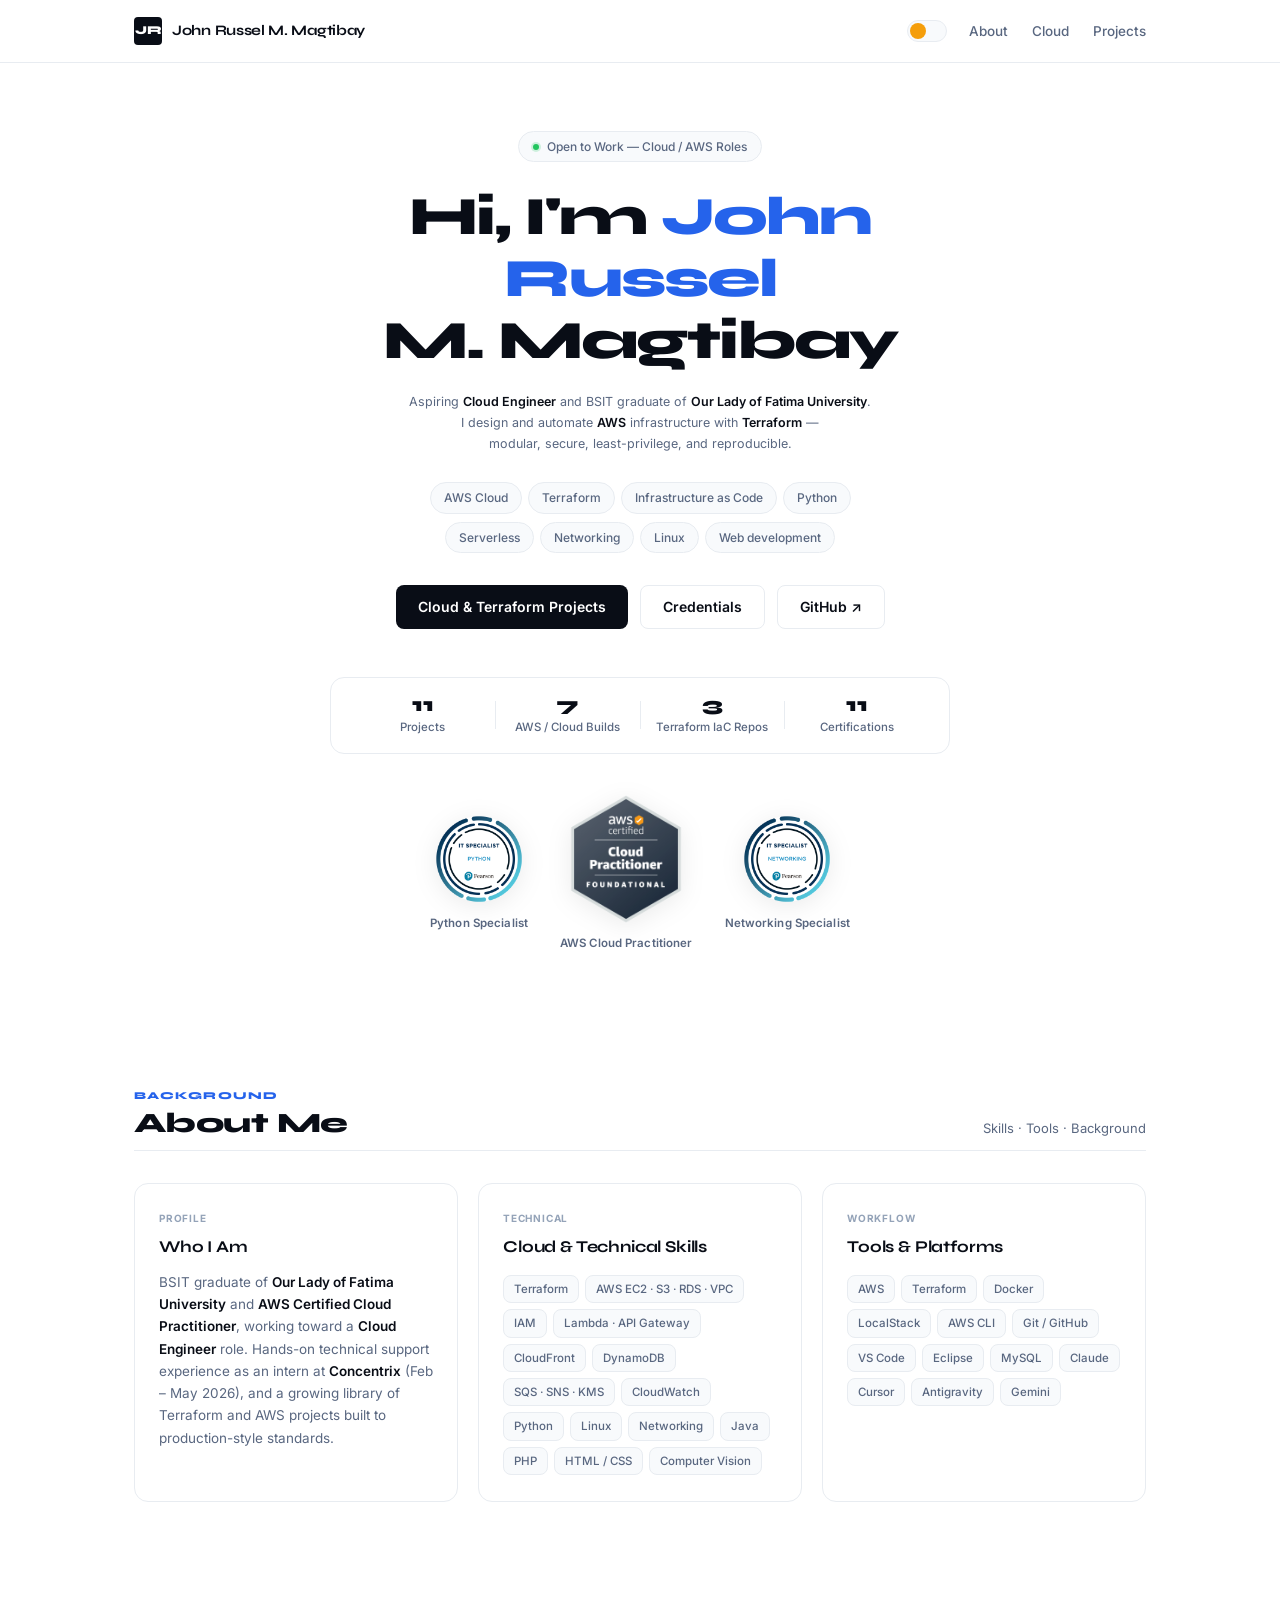
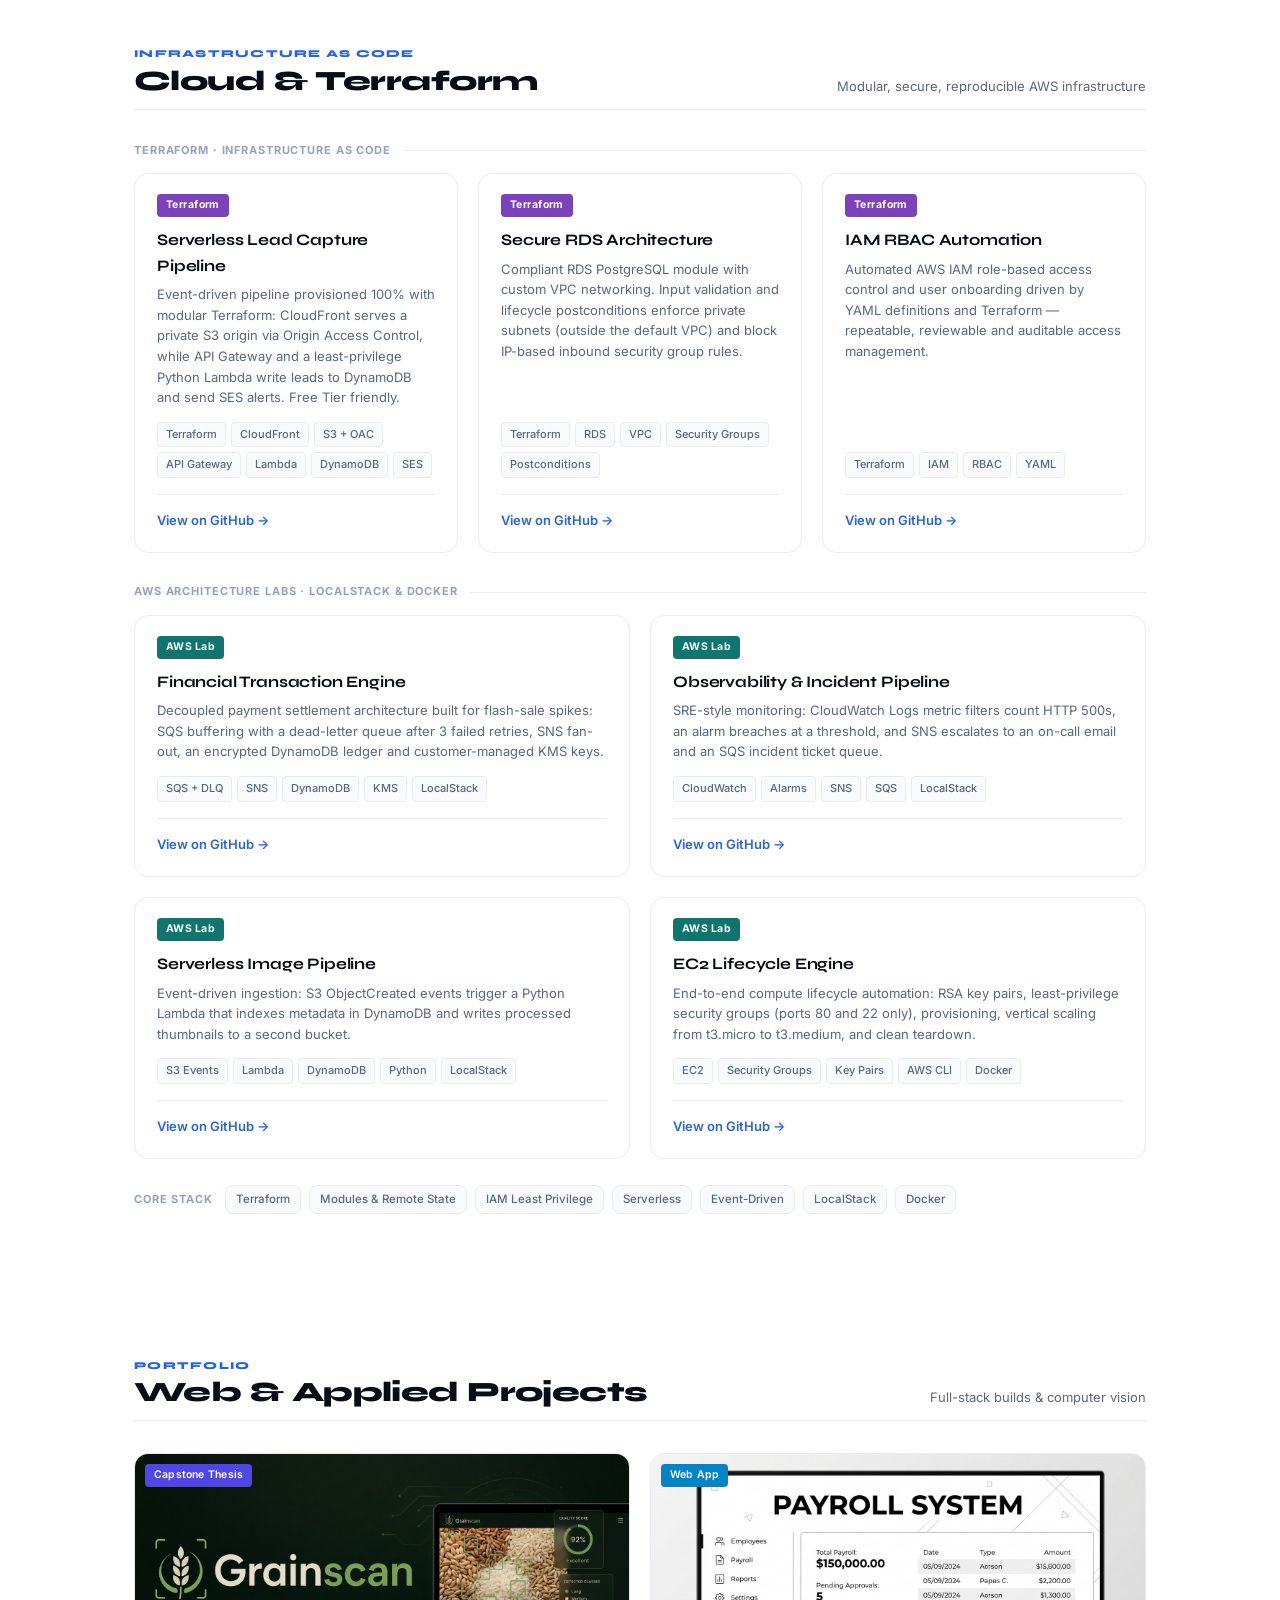
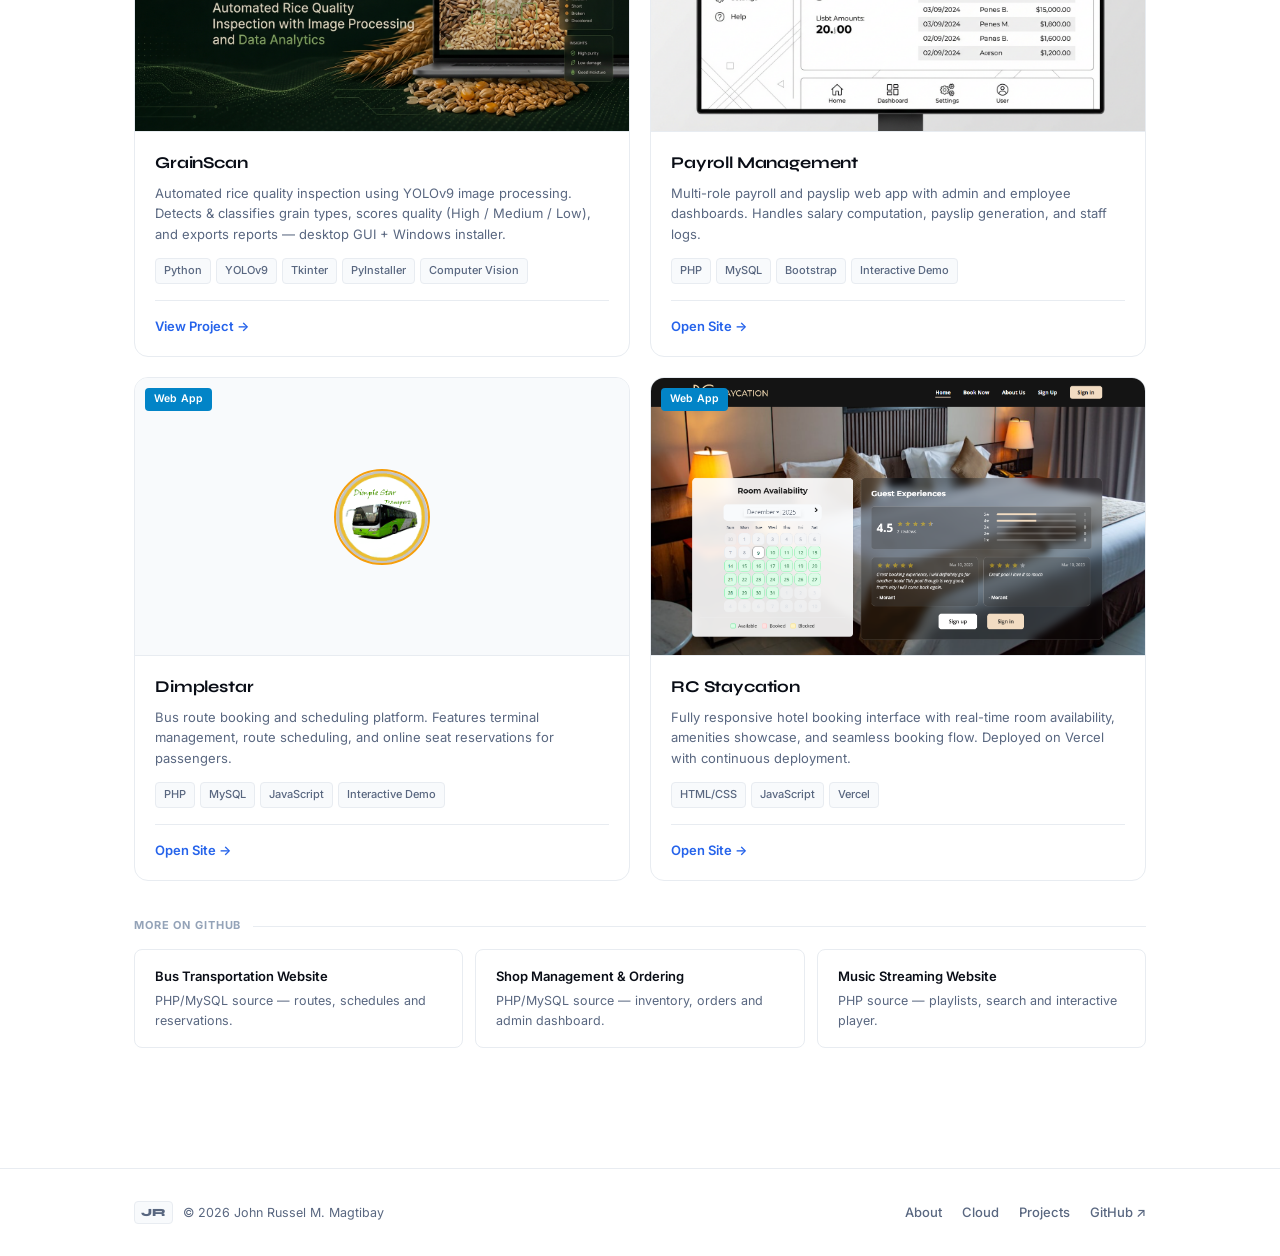
<file: index.html>
<!DOCTYPE html>
<html lang="en">
<head>
  <meta charset="UTF-8" />
  <meta name="viewport" content="width=device-width, initial-scale=1.0" />
  <title>John Russel M. Magtibay</title>
  <meta name="description" content="Portfolio of John Russel M. Magtibay — aspiring Cloud Engineer. Terraform Infrastructure as Code, AWS serverless architecture, and full-stack projects." />
  <meta name="theme-color" content="#2563eb" />
  <meta property="og:title" content="John Russel M. Magtibay — Cloud / AWS / Terraform" />
  <meta property="og:description" content="Aspiring Cloud Engineer. Modular Terraform, AWS serverless pipelines, and full-stack projects." />
  <meta property="og:type" content="website" />

  <!-- Fonts -->
  <link rel="preconnect" href="https://fonts.googleapis.com">
  <link rel="preconnect" href="https://fonts.gstatic.com" crossorigin>
  <link href="https://fonts.googleapis.com/css2?family=Inter:wght@300;400;500;600;700&family=Syne:wght@700;800&display=swap" rel="stylesheet">

  <!-- Styles -->
  <link rel="stylesheet" href="style.css" />
</head>
<body class="light-mode">

  <!-- ==================== HEADER ==================== -->
  <header>
    <div class="container nav">
      <a class="brand" href="#home" aria-label="Go to home">
        <span class="brand-badge">JR</span>
        <span class="brand-name">John Russel M. Magtibay</span>
      </a>

      <div class="nav-right">
        <button class="theme-toggle" id="themeToggle" type="button" aria-label="Toggle color theme">
          <span class="toggle-thumb"></span>
        </button>
        <button class="menu-btn" id="menuBtn" aria-label="Open navigation menu" aria-expanded="false">Menu</button>

        <ul id="navMenu" aria-label="Primary navigation">
          <li><a href="#about">About</a></li>
          <li><a href="#cloud">Cloud</a></li>
          <li><a href="#projects">Projects</a></li>
        </ul>
      </div>
    </div>
  </header>

  <!-- ==================== MAIN ==================== -->
  <main id="home">
    <div class="container">

      <!-- ===== HERO ===== -->
      <section class="hero hero-centered" aria-label="Introduction">
        <div class="hero-inner">
          <div class="hero-badge">
            <span class="badge-dot-green"></span>
            <span>Open to Work — Cloud / AWS Roles</span>
          </div>

          <h1 class="hero-title">
            Hi, I'm <span class="highlight">John</span><br>
            <span class="highlight">Russel</span><br>
            M. Magtibay
          </h1>

          <p class="hero-subtitle">
            Aspiring <strong>Cloud Engineer</strong> and BSIT graduate of <strong>Our Lady of Fatima University</strong>.<br>
            I design and automate <strong>AWS</strong> infrastructure with <strong>Terraform</strong> —<br>
            modular, secure, least-privilege, and reproducible.
          </p>

          <div class="skill-chips-centered">
            <div class="chips-row">
              <span class="chip">AWS Cloud</span>
              <span class="chip">Terraform</span>
              <span class="chip">Infrastructure as Code</span>
              <span class="chip">Python</span>
            </div>
            <div class="chips-row">
              <span class="chip">Serverless</span>
              <span class="chip">Networking</span>
              <span class="chip">Linux</span>
              <span class="chip">Web development</span>
            </div>
          </div>

          <div class="hero-cta">
            <a class="btn btn-primary" href="#cloud">Cloud &amp; Terraform Projects</a>
            <button class="btn btn-secondary" type="button" data-modal-open="#certModal">
              Credentials
            </button>
            <a class="btn btn-ghost" href="https://github.com/russelmagtibay" target="_blank" rel="noreferrer">GitHub ↗</a>
          </div>

          <!-- Minimalist Unified Stats Bar -->
          <div class="stats-bar">
            <div class="stat-item">
              <strong>11</strong>
              <span>Projects</span>
            </div>
            <div class="stat-sep" aria-hidden="true"></div>
            <div class="stat-item">
              <strong>7</strong>
              <span>AWS / Cloud Builds</span></span>
            </div>
            <div class="stat-sep" aria-hidden="true"></div>
            <div class="stat-item">
              <strong>3</strong>
              <span>Terraform IaC Repos</span></span>
            </div>
            <div class="stat-sep" aria-hidden="true"></div>
            <div class="stat-item">
              <strong>11</strong>
              <span>Certifications</span>
            </div>
          </div>

          <!-- Hero Badges Showcase -->
          <div class="hero-badges">
            <div class="hero-badge-item hero-badge-small">
              <img src="badges/it-specialist-python.png" alt="IT Specialist — Python Badge">
              <span class="hero-badge-label">Python Specialist</span>
            </div>
            <div class="hero-badge-item hero-badge-large">
              <img src="badges/aws-certified-cloud-practitioner.png" alt="AWS Certified Cloud Practitioner Badge">
              <span class="hero-badge-label">AWS Cloud Practitioner</span>
            </div>
            <div class="hero-badge-item hero-badge-small">
              <img src="badges/it-specialist-networking.png" alt="IT Specialist — Networking Badge">
              <span class="hero-badge-label">Networking Specialist</span>
            </div>
          </div>
        </div>
      </section>

      <!-- ===== ABOUT ===== -->
      <section id="about" class="reveal">
        <div class="section-head">
          <div>
            <div class="section-label">BACKGROUND</div>
            <h2>About Me</h2>
          </div>
          <p class="section-desc">Skills · Tools · Background</p>
        </div>

        <div class="about-grid">
          <div class="about-card">
            <div class="about-card-tag">Profile</div>
            <h3>Who I Am</h3>
            <p>BSIT graduate of <strong>Our Lady of Fatima University</strong> and <strong>AWS Certified Cloud Practitioner</strong>, working toward a <strong>Cloud Engineer</strong> role. Hands-on technical support experience as an intern at <strong>Concentrix</strong> (Feb – May 2026), and a growing library of Terraform and AWS projects built to production-style standards.</p>
          </div>

          <div class="about-card">
            <div class="about-card-tag">Technical</div>
            <h3>Cloud &amp; Technical Skills</h3>
            <div class="tag-cloud">
              <span class="tag">Terraform</span>
              <span class="tag">AWS EC2 · S3 · RDS · VPC</span>
              <span class="tag">IAM</span>
              <span class="tag">Lambda · API Gateway</span>
              <span class="tag">CloudFront</span>
              <span class="tag">DynamoDB</span>
              <span class="tag">SQS · SNS · KMS</span>
              <span class="tag">CloudWatch</span>
              <span class="tag">Python</span>
              <span class="tag">Linux</span>
              <span class="tag">Networking</span>
              <span class="tag">Java</span>
              <span class="tag">PHP</span>
              <span class="tag">HTML / CSS</span>
              <span class="tag">Computer Vision</span>
            </div>
          </div>

          <div class="about-card">
            <div class="about-card-tag">Workflow</div>
            <h3>Tools &amp; Platforms</h3>
            <div class="tag-cloud">
              <span class="tag">AWS</span>
              <span class="tag">Terraform</span>
              <span class="tag">Docker</span>
              <span class="tag">LocalStack</span>
              <span class="tag">AWS CLI</span>
              <span class="tag">Git / GitHub</span>
              <span class="tag">VS Code</span>
              <span class="tag">Eclipse</span>
              <span class="tag">MySQL</span>
              <span class="tag">Claude</span>
              <span class="tag">Cursor</span>
              <span class="tag">Antigravity</span>
              <span class="tag">Gemini</span>
            </div>
          </div>
        </div>
      </section>

      <!-- ===== CLOUD & TERRAFORM ===== -->
      <section id="cloud" class="reveal">
        <div class="section-head">
          <div>
            <div class="section-label">INFRASTRUCTURE AS CODE</div>
            <h2>Cloud &amp; Terraform</h2>
          </div>
          <p class="section-desc">Modular, secure, reproducible AWS infrastructure</p>
        </div>

        <!-- Terraform modules -->
        <div class="infra-subhead">Terraform · Infrastructure as Code</div>
        <div class="infra-grid">
            <article class="infra-card">
              <span class="infra-kind ">Terraform</span>
              <h3>Serverless Lead Capture Pipeline</h3>
              <p>Event-driven pipeline provisioned 100% with modular Terraform: CloudFront serves a private S3 origin via Origin Access Control, while API Gateway and a least-privilege Python Lambda write leads to DynamoDB and send SES alerts. Free Tier friendly.</p>
              <div class="project-tech">
                <span class="tech-tag">Terraform</span>
                <span class="tech-tag">CloudFront</span>
                <span class="tech-tag">S3 + OAC</span>
                <span class="tech-tag">API Gateway</span>
                <span class="tech-tag">Lambda</span>
                <span class="tech-tag">DynamoDB</span>
                <span class="tech-tag">SES</span>
              </div>
              <div class="project-footer">
                <a class="project-action-link" href="https://github.com/russelmagtibay/Serverless-Event-Driven-Lead-Capture-Pipeline-on-AWS" target="_blank" rel="noreferrer">View on GitHub →</a>
              </div>
              <a class="card-click-overlay" href="https://github.com/russelmagtibay/Serverless-Event-Driven-Lead-Capture-Pipeline-on-AWS" target="_blank" rel="noreferrer" aria-label="Open Serverless Lead Capture Pipeline on GitHub"></a>
            </article>

            <article class="infra-card">
              <span class="infra-kind ">Terraform</span>
              <h3>Secure RDS Architecture</h3>
              <p>Compliant RDS PostgreSQL module with custom VPC networking. Input validation and lifecycle postconditions enforce private subnets (outside the default VPC) and block IP-based inbound security group rules.</p>
              <div class="project-tech">
                <span class="tech-tag">Terraform</span>
                <span class="tech-tag">RDS</span>
                <span class="tech-tag">VPC</span>
                <span class="tech-tag">Security Groups</span>
                <span class="tech-tag">Postconditions</span>
              </div>
              <div class="project-footer">
                <a class="project-action-link" href="https://github.com/russelmagtibay/terraform-aws-secure-rds-architecture" target="_blank" rel="noreferrer">View on GitHub →</a>
              </div>
              <a class="card-click-overlay" href="https://github.com/russelmagtibay/terraform-aws-secure-rds-architecture" target="_blank" rel="noreferrer" aria-label="Open Secure RDS Architecture on GitHub"></a>
            </article>

            <article class="infra-card">
              <span class="infra-kind ">Terraform</span>
              <h3>IAM RBAC Automation</h3>
              <p>Automated AWS IAM role-based access control and user onboarding driven by YAML definitions and Terraform — repeatable, reviewable and auditable access management.</p>
              <div class="project-tech">
                <span class="tech-tag">Terraform</span>
                <span class="tech-tag">IAM</span>
                <span class="tech-tag">RBAC</span>
                <span class="tech-tag">YAML</span>
              </div>
              <div class="project-footer">
                <a class="project-action-link" href="https://github.com/russelmagtibay/terraform-aws-iam-rbac-automation" target="_blank" rel="noreferrer">View on GitHub →</a>
              </div>
              <a class="card-click-overlay" href="https://github.com/russelmagtibay/terraform-aws-iam-rbac-automation" target="_blank" rel="noreferrer" aria-label="Open IAM RBAC Automation on GitHub"></a>
            </article>
        </div>

        <!-- AWS labs -->
        <div class="infra-subhead">AWS Architecture Labs · LocalStack &amp; Docker</div>
        <div class="infra-grid two">

            <article class="infra-card">
              <span class="infra-kind lab">AWS Lab</span>
              <h3>Financial Transaction Engine</h3>
              <p>Decoupled payment settlement architecture built for flash-sale spikes: SQS buffering with a dead-letter queue after 3 failed retries, SNS fan-out, an encrypted DynamoDB ledger and customer-managed KMS keys.</p>
              <div class="project-tech">
                <span class="tech-tag">SQS + DLQ</span>
                <span class="tech-tag">SNS</span>
                <span class="tech-tag">DynamoDB</span>
                <span class="tech-tag">KMS</span>
                <span class="tech-tag">LocalStack</span>
              </div>
              <div class="project-footer">
                <a class="project-action-link" href="https://github.com/russelmagtibay/enterprise-financial-transaction-engine" target="_blank" rel="noreferrer">View on GitHub →</a>
              </div>
              <a class="card-click-overlay" href="https://github.com/russelmagtibay/enterprise-financial-transaction-engine" target="_blank" rel="noreferrer" aria-label="Open Financial Transaction Engine on GitHub"></a>
            </article>

            <article class="infra-card">
              <span class="infra-kind lab">AWS Lab</span>
              <h3>Observability &amp; Incident Pipeline</h3>
              <p>SRE-style monitoring: CloudWatch Logs metric filters count HTTP 500s, an alarm breaches at a threshold, and SNS escalates to an on-call email and an SQS incident ticket queue.</p>
              <div class="project-tech">
                <span class="tech-tag">CloudWatch</span>
                <span class="tech-tag">Alarms</span>
                <span class="tech-tag">SNS</span>
                <span class="tech-tag">SQS</span>
                <span class="tech-tag">LocalStack</span>
              </div>
              <div class="project-footer">
                <a class="project-action-link" href="https://github.com/russelmagtibay/enterprise-observability-incident-pipeline" target="_blank" rel="noreferrer">View on GitHub →</a>
              </div>
              <a class="card-click-overlay" href="https://github.com/russelmagtibay/enterprise-observability-incident-pipeline" target="_blank" rel="noreferrer" aria-label="Open Observability &amp; Incident Pipeline on GitHub"></a>
            </article>

            <article class="infra-card">
              <span class="infra-kind lab">AWS Lab</span>
              <h3>Serverless Image Pipeline</h3>
              <p>Event-driven ingestion: S3 ObjectCreated events trigger a Python Lambda that indexes metadata in DynamoDB and writes processed thumbnails to a second bucket.</p>
              <div class="project-tech">
                <span class="tech-tag">S3 Events</span>
                <span class="tech-tag">Lambda</span>
                <span class="tech-tag">DynamoDB</span>
                <span class="tech-tag">Python</span>
                <span class="tech-tag">LocalStack</span>
              </div>
              <div class="project-footer">
                <a class="project-action-link" href="https://github.com/russelmagtibay/serverless-image-pipeline" target="_blank" rel="noreferrer">View on GitHub →</a>
              </div>
              <a class="card-click-overlay" href="https://github.com/russelmagtibay/serverless-image-pipeline" target="_blank" rel="noreferrer" aria-label="Open Serverless Image Pipeline on GitHub"></a>
            </article>

            <article class="infra-card">
              <span class="infra-kind lab">AWS Lab</span>
              <h3>EC2 Lifecycle Engine</h3>
              <p>End-to-end compute lifecycle automation: RSA key pairs, least-privilege security groups (ports 80 and 22 only), provisioning, vertical scaling from t3.micro to t3.medium, and clean teardown.</p>
              <div class="project-tech">
                <span class="tech-tag">EC2</span>
                <span class="tech-tag">Security Groups</span>
                <span class="tech-tag">Key Pairs</span>
                <span class="tech-tag">AWS CLI</span>
                <span class="tech-tag">Docker</span>
              </div>
              <div class="project-footer">
                <a class="project-action-link" href="https://github.com/russelmagtibay/aws-ec2-lifecycle-engine" target="_blank" rel="noreferrer">View on GitHub →</a>
              </div>
              <a class="card-click-overlay" href="https://github.com/russelmagtibay/aws-ec2-lifecycle-engine" target="_blank" rel="noreferrer" aria-label="Open EC2 Lifecycle Engine on GitHub"></a>
            </article>
        </div>

        <div class="cloud-stack">
          <span class="cloud-stack-label">Core stack</span>
          <span class="tag">Terraform</span>
          <span class="tag">Modules &amp; Remote State</span>
          <span class="tag">IAM Least Privilege</span>
          <span class="tag">Serverless</span>
          <span class="tag">Event-Driven</span>
          <span class="tag">LocalStack</span>
          <span class="tag">Docker</span>
        </div>
      </section>

      <!-- ===== PROJECTS ===== -->
      <section id="projects" class="reveal">
        <div class="section-head">
          <div>
            <div class="section-label">PORTFOLIO</div>
            <h2>Web &amp; Applied Projects</h2>
          </div>
          <p class="section-desc">Full-stack builds &amp; computer vision</p>
        </div>

        <div class="projects-grid projects-grid-two">

          <!-- GrainScan -->
          <article class="project-card">
            <div class="project-thumb">
              <span class="project-badge purple">Capstone Thesis</span>
              <img src="picture/capstone.png" alt="GrainScan — Automated Rice Quality Inspection">
            </div>
            <div class="project-body">
              <h3>GrainScan</h3>
              <p>Automated rice quality inspection using YOLOv9 image processing. Detects &amp; classifies grain types, scores quality (High / Medium / Low), and exports reports — desktop GUI + Windows installer.</p>
              <div class="project-tech">
                <span class="tech-tag">Python</span>
                <span class="tech-tag">YOLOv9</span>
                <span class="tech-tag">Tkinter</span>
                <span class="tech-tag">PyInstaller</span>
                <span class="tech-tag">Computer Vision</span>
              </div>
              <div class="project-footer">
                <a class="project-action-link" href="grainscan.html">View Project →</a>
              </div>
            </div>
            <a class="card-click-overlay" href="grainscan.html" aria-label="Open GrainScan project"></a>
          </article>

          <!-- Payroll Management -->
          <article class="project-card">
            <div class="project-thumb">
              <span class="project-badge blue">Web App</span>
              <img src="picture/payroll.png" alt="Payroll Management System">
            </div>
            <div class="project-body">
              <h3>Payroll Management</h3>
              <p>Multi-role payroll and payslip web app with admin and employee dashboards. Handles salary computation, payslip generation, and staff logs.</p>
              <div class="project-tech">
                <span class="tech-tag">PHP</span>
                <span class="tech-tag">MySQL</span>
                <span class="tech-tag">Bootstrap</span>
                <span class="tech-tag">Interactive Demo</span>
              </div>
              <div class="project-footer">
                <a class="project-action-link" href="newpayroll/" target="_blank" rel="noreferrer">Open Site →</a>
              </div>
            </div>
            <a class="card-click-overlay" href="newpayroll/" target="_blank" rel="noreferrer" aria-label="Open Payroll Management project"></a>
          </article>

          <!-- Dimplestar -->
          <article class="project-card">
            <div class="project-thumb thumb-dimplestar">
              <span class="project-badge blue">Web App</span>
              <div class="dimplestar-circle">
                <img src="dimplestar/images/logo.png" alt="Dimplestar Bus Booking">
              </div>
            </div>
            <div class="project-body">
              <h3>Dimplestar</h3>
              <p>Bus route booking and scheduling platform. Features terminal management, route scheduling, and online seat reservations for passengers.</p>
              <div class="project-tech">
                <span class="tech-tag">PHP</span>
                <span class="tech-tag">MySQL</span>
                <span class="tech-tag">JavaScript</span>
                <span class="tech-tag">Interactive Demo</span>
              </div>
              <div class="project-footer">
                <a class="project-action-link" href="dimplestar/" target="_blank" rel="noreferrer">Open Site →</a>
              </div>
            </div>
            <a class="card-click-overlay" href="dimplestar/" target="_blank" rel="noreferrer" aria-label="Open Dimplestar project"></a>
          </article>

          <!-- RC Staycation -->
          <article class="project-card">
            <div class="project-thumb">
              <span class="project-badge blue">Web App</span>
              <img src="picture/stay.png" alt="RC Staycation booking platform">
            </div>
            <div class="project-body">
              <h3>RC Staycation</h3>
              <p>Fully responsive hotel booking interface with real-time room availability, amenities showcase, and seamless booking flow. Deployed on Vercel with continuous deployment.</p>
              <div class="project-tech">
                <span class="tech-tag">HTML/CSS</span>
                <span class="tech-tag">JavaScript</span>
                <span class="tech-tag">Vercel</span>
              </div>
              <div class="project-footer">
                <a class="project-action-link" href="https://rcstaycation.vercel.app/" target="_blank" rel="noreferrer">Open Site →</a>
              </div>
            </div>
            <a class="card-click-overlay" href="https://rcstaycation.vercel.app/" target="_blank" rel="noreferrer" aria-label="Open RC Staycation project"></a>
          </article>

        </div>

        <div class="more-work">
          <div class="infra-subhead" style="margin-top:0;">More on GitHub</div>
          <div class="more-work-list">
            <a class="contact-item" href="https://github.com/russelmagtibay/bus-transportation-website" target="_blank" rel="noreferrer">
              <span class="contact-label">Bus Transportation Website</span>
              <span class="contact-value">PHP/MySQL source — routes, schedules and reservations.</span>
            </a>
            <a class="contact-item" href="https://github.com/russelmagtibay/vape-shop-management-and-ordering-website" target="_blank" rel="noreferrer">
              <span class="contact-label">Shop Management &amp; Ordering</span>
              <span class="contact-value">PHP/MySQL source — inventory, orders and admin dashboard.</span>
            </a>
            <a class="contact-item" href="https://github.com/russelmagtibay/Spotify-like-music-streaming-website" target="_blank" rel="noreferrer">
              <span class="contact-label">Music Streaming Website</span>
              <span class="contact-value">PHP source — playlists, search and interactive player.</span>
            </a>
          </div>
        </div>
      </section>

    </div>
  </main>

  <!-- ==================== FOOTER ==================== -->
  <footer>
    <div class="container footer-content">
      <div class="footer-left">
        <span class="footer-brand-tag">JR</span>
        <span class="footer-copy">&copy; <span id="year"></span> John Russel M. Magtibay</span>
      </div>

      <nav class="footer-links" aria-label="Footer navigation">
        <a href="#about">About</a>
        <a href="#cloud">Cloud</a>
        <a href="#projects">Projects</a>
        <a href="https://github.com/russelmagtibay" target="_blank" rel="noreferrer">GitHub ↗</a>
      </nav>
    </div>
  </footer>

  <!-- ==================== CERT MODAL ==================== -->
  <div class="modal" id="certModal" aria-hidden="true" aria-modal="true" role="dialog" aria-label="Badges viewer">
    <div class="modal-content">
      <div class="modal-header">
        <span class="modal-title">Badges</span>
        <div style="display:flex;align-items:center;gap:12px;">
          <span class="modal-counter" id="certCounter">1 / 11</span>
          <button class="close-btn" type="button" data-modal-close aria-label="Close badges viewer">✕</button>
        </div>
      </div>

      <div class="slider">
        <button class="slide-btn prev" type="button" aria-label="Previous badge">‹</button>

        <div class="slide-viewport badge-viewport">
          <figure class="slide current"><img src="badges/aws-certified-cloud-practitioner.png" alt="AWS Certified Cloud Practitioner Badge"><figcaption>AWS Certified Cloud Practitioner</figcaption></figure>
          <figure class="slide"><img src="badges/it-specialist-python.png" alt="IT Specialist — Python Badge"><figcaption>Python Specialist</figcaption></figure>
          <figure class="slide"><img src="badges/it-specialist-networking.png" alt="IT Specialist — Networking Badge"><figcaption>Networking Specialist</figcaption></figure>
          <figure class="slide"><img src="badges/ccna-introduction-to-networks.png" alt="CCNA Introduction to Networks Badge"><figcaption>CCNA: Introduction to Networks</figcaption></figure>
          <figure class="slide"><img src="badges/ccna-switching-routing-and-wireless-essentials.1.png" alt="CCNA Switching, Routing and Wireless Essentials Badge"><figcaption>CCNA: Switching, Routing & Wireless</figcaption></figure>
          <figure class="slide"><img src="badges/networking-devices-and-initial-configuration.png" alt="Networking Devices and Initial Configuration Badge"><figcaption>Networking Devices & Initial Configuration</figcaption></figure>
          <figure class="slide"><img src="badges/network-technician-career-path.png" alt="Network Technician Career Path Badge"><figcaption>Network Technician Career Path</figcaption></figure>
          <figure class="slide"><img src="badges/introduction-to-cybersecurity.png" alt="Introduction to Cybersecurity Badge"><figcaption>Introduction to Cybersecurity</figcaption></figure>
          <figure class="slide"><img src="badges/endpoint-security.png" alt="Endpoint Security Badge"><figcaption>Endpoint Security</figcaption></figure>
          <figure class="slide"><img src="badges/cyber-threat-management.png" alt="Cyber Threat Management Badge"><figcaption>Cyber Threat Management</figcaption></figure>
          <figure class="slide"><img src="badges/ethical-hacker.png" alt="Ethical Hacker Badge"><figcaption>Ethical Hacker</figcaption></figure>
        </div>

        <button class="slide-btn next" type="button" aria-label="Next badge">›</button>
      </div>

      <div class="slide-dots" id="certDots" aria-hidden="true"></div>
    </div>
  </div>

  <!-- ==================== SCRIPTS ==================== -->
  <script>
  document.addEventListener('DOMContentLoaded', () => {

    // ---------- YEAR ----------
    const yearEl = document.getElementById('year');
    if (yearEl) yearEl.textContent = new Date().getFullYear();

    // ---------- THEME ----------
    const themeToggle = document.getElementById('themeToggle');
    const userPref    = localStorage.getItem('theme');
    const prefersDark = window.matchMedia('(prefers-color-scheme: dark)').matches;

    function applyTheme(theme) {
      document.body.classList.remove('light-mode', 'dark-mode');
      document.body.classList.add(theme);
      themeToggle.classList.toggle('is-dark', theme === 'dark-mode');
      themeToggle.setAttribute('aria-label', theme === 'dark-mode' ? 'Switch to light mode' : 'Switch to dark mode');
    }

    applyTheme(userPref || (prefersDark ? 'dark-mode' : 'light-mode'));

    themeToggle.addEventListener('click', () => {
      const isDark = document.body.classList.contains('dark-mode');
      const next   = isDark ? 'light-mode' : 'dark-mode';
      applyTheme(next);
      localStorage.setItem('theme', next);
    });

    // ---------- MOBILE MENU ----------
    const menuBtn = document.getElementById('menuBtn');
    const navMenu = document.getElementById('navMenu');
    menuBtn.addEventListener('click', () => {
      const open = navMenu.classList.toggle('open');
      menuBtn.setAttribute('aria-expanded', String(open));
    });
    navMenu.querySelectorAll('a').forEach(a => {
      a.addEventListener('click', () => {
        navMenu.classList.remove('open');
        menuBtn.setAttribute('aria-expanded', 'false');
      });
    });

    // ---------- MODAL OPEN/CLOSE ----------
    document.addEventListener('click', (e) => {
      const openTrigger = e.target.closest('[data-modal-open]');
      if (openTrigger) {
        e.preventDefault();
        const sel   = openTrigger.getAttribute('data-modal-open');
        const modal = document.querySelector(sel);
        if (modal) openModal(modal, 0);
        return;
      }

      const closeTrigger = e.target.closest('[data-modal-close]');
      if (closeTrigger) {
        const modal = closeTrigger.closest('.modal');
        if (modal) closeModal(modal);
        return;
      }
      if (e.target.classList.contains('modal')) {
        closeModal(e.target);
      }
    });

    function openModal(modal, startIndex = 0) {
      modal.classList.add('show');
      modal.setAttribute('aria-hidden', 'false');
      document.body.classList.add('no-scroll');
      go(startIndex);
    }

    function closeModal(modal) {
      modal.classList.remove('show');
      modal.setAttribute('aria-hidden', 'true');
      document.body.classList.remove('no-scroll');
    }

    document.addEventListener('keydown', (e) => {
      if (e.key === 'Escape') {
        document.querySelectorAll('.modal.show').forEach(closeModal);
      }
    });

    // ---------- SLIDER ----------
    const modal = document.getElementById('certModal');
    const slides = () => Array.from(modal.querySelectorAll('.slide'));
    const counter = document.getElementById('certCounter');
    const dotsContainer = document.getElementById('certDots');

    function buildDots() {
      dotsContainer.innerHTML = '';
      slides().forEach((_, idx) => {
        const d = document.createElement('button');
        d.className = 'dot' + (idx === 0 ? ' active' : '');
        d.type = 'button';
        d.setAttribute('aria-label', `Go to certificate ${idx + 1}`);
        d.addEventListener('click', () => go(idx));
        dotsContainer.appendChild(d);
      });
    }
    buildDots();

    let currentIndex = 0;

    function go(n) {
      const s = slides();
      s[currentIndex].classList.remove('current');
      dotsContainer.querySelectorAll('.dot')[currentIndex]?.classList.remove('active');

      currentIndex = ((n % s.length) + s.length) % s.length;

      s[currentIndex].classList.add('current');
      dotsContainer.querySelectorAll('.dot')[currentIndex]?.classList.add('active');

      if (counter) counter.textContent = `${currentIndex + 1} / ${s.length}`;
    }

    modal.querySelector('.prev').addEventListener('click', () => go(currentIndex - 1));
    modal.querySelector('.next').addEventListener('click', () => go(currentIndex + 1));

    modal.addEventListener('keydown', (e) => {
      if (!modal.classList.contains('show')) return;
      if (e.key === 'ArrowLeft')  go(currentIndex - 1);
      if (e.key === 'ArrowRight') go(currentIndex + 1);
    });

    // ---------- SCROLL REVEAL ----------
    const revealEls = document.querySelectorAll('.reveal');
    const observer = new IntersectionObserver((entries) => {
      entries.forEach(entry => {
        if (entry.isIntersecting) {
          entry.target.classList.add('visible');
          observer.unobserve(entry.target);
        }
      });
    }, { threshold: 0.08 });

    revealEls.forEach(el => observer.observe(el));

  });
  </script>

</body>
</html>
</file>
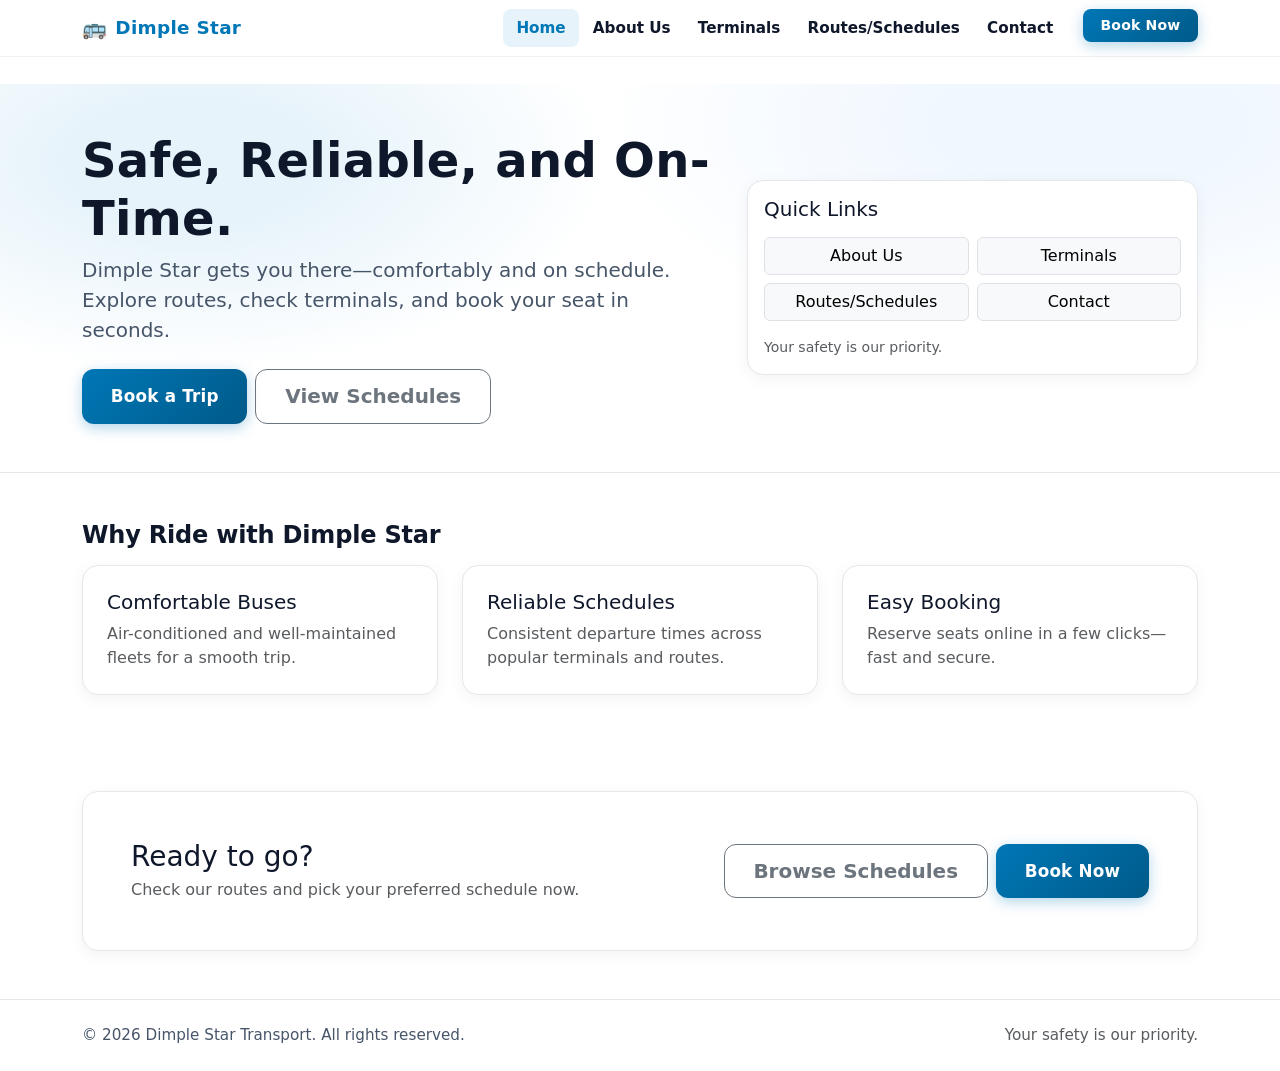
<file: dimplestar/index.html>
<!DOCTYPE html>
<html lang="en">
<head>
  <meta charset="UTF-8" />
  <meta name="viewport" content="width=device-width,initial-scale=1" />
  <title>Dimple Star — Home</title>

  <!-- Bootstrap 5 -->
  <link href="https://cdn.jsdelivr.net/npm/bootstrap@5.3.3/dist/css/bootstrap.min.css" rel="stylesheet"
        integrity="sha384-QWTKZyjpPEjISv5WaRU9OFeRpok6YctnYmDr5pNlyT2bRjXh0JMhjY6hW+ALEwIH" crossorigin="anonymous">

  <!-- Shared Design System -->
  <link rel="stylesheet" href="dimplestar-shared.css">
</head>
<body>

<!-- Fixed (non-moving) Navbar -->
<nav class="navbar navbar-expand-lg fixed-top">
  <div class="container">
    <a class="navbar-brand d-flex align-items-center gap-2" href="index.html">
      <span class="fs-5">🚌</span> Dimple Star
    </a>
    <button class="navbar-toggler" type="button" data-bs-toggle="collapse" data-bs-target="#nav"
            aria-controls="nav" aria-expanded="false" aria-label="Toggle navigation">
      <span class="navbar-toggler-icon"></span>
    </button>

    <div id="nav" class="collapse navbar-collapse">
      <ul class="navbar-nav ms-auto">
        <li class="nav-item"><a class="nav-link active" href="index.html">Home</a></li>
        <li class="nav-item"><a class="nav-link" href="about.html">About Us</a></li>
        <li class="nav-item"><a class="nav-link" href="terminal.html">Terminals</a></li>
        <li class="nav-item"><a class="nav-link" href="routeschedule.html">Routes/Schedules</a></li>
        <li class="nav-item"><a class="nav-link" href="contact.html">Contact</a></li>
        <li class="nav-item ms-lg-3"><a class="btn btn-brand btn-sm" href="book.html">Book Now</a></li>
      </ul>
    </div>
  </div>
</nav>

<main>
  <!-- Hero -->
  <section class="hero py-5">
    <div class="container">
      <div class="row align-items-center gy-4">
        <div class="col-lg-7">
          <h1 class="display-5 mb-2">Safe, Reliable, and On-Time.</h1>
          <p class="lead mb-4">Dimple Star gets you there—comfortably and on schedule. Explore routes, check terminals, and book your seat in seconds.</p>
          <div class="d-flex gap-2">
            <a href="book.html" class="btn btn-brand btn-lg">Book a Trip</a>
            <a href="routeschedule.html" class="btn btn-outline-secondary btn-lg">View Schedules</a>
          </div>
        </div>
        <div class="col-lg-5">
          <div class="card-soft p-3">
            <h5 class="mb-3">Quick Links</h5>
            <div class="row g-2">
              <div class="col-sm-6"><a class="btn btn-light w-100 border" href="about.html">About Us</a></div>
              <div class="col-sm-6"><a class="btn btn-light w-100 border" href="terminal.html">Terminals</a></div>
              <div class="col-sm-6"><a class="btn btn-light w-100 border" href="routeschedule.html">Routes/Schedules</a></div>
              <div class="col-sm-6"><a class="btn btn-light w-100 border" href="contact.html">Contact</a></div>
            </div>
            <p class="text-muted small mt-3 mb-0">Your safety is our priority.</p>
          </div>
        </div>
      </div>
    </div>
  </section>

  <!-- Highlights -->
  <section class="py-5">
    <div class="container">
      <h2 class="section-title">Why Ride with Dimple Star</h2>
      <div class="row g-4">
        <div class="col-md-4">
          <div class="card-soft p-4 h-100">
            <h5>Comfortable Buses</h5>
            <p class="text-muted mb-0">Air-conditioned and well-maintained fleets for a smooth trip.</p>
          </div>
        </div>
        <div class="col-md-4">
          <div class="card-soft p-4 h-100">
            <h5>Reliable Schedules</h5>
            <p class="text-muted mb-0">Consistent departure times across popular terminals and routes.</p>
          </div>
        </div>
        <div class="col-md-4">
          <div class="card-soft p-4 h-100">
            <h5>Easy Booking</h5>
            <p class="text-muted mb-0">Reserve seats online in a few clicks—fast and secure.</p>
          </div>
        </div>
      </div>
    </div>
  </section>

  <!-- CTA -->
  <section class="py-5">
    <div class="container">
      <div class="card-soft p-4 p-md-5 d-flex flex-column flex-md-row align-items-center justify-content-between">
        <div>
          <h3 class="mb-1">Ready to go?</h3>
          <p class="text-muted mb-0">Check our routes and pick your preferred schedule now.</p>
        </div>
        <div class="mt-3 mt-md-0 d-flex gap-2">
          <a href="routeschedule.html" class="btn btn-outline-secondary btn-lg">Browse Schedules</a>
          <a href="book.html" class="btn btn-brand btn-lg">Book Now</a>
        </div>
      </div>
    </div>
  </section>
</main>

<footer class="py-4">
  <div class="container d-flex flex-column flex-md-row justify-content-between align-items-center gap-2">
    <div>© <span id="year">2026</span> Dimple Star Transport. All rights reserved.</div>
    <div class="text-muted">Your safety is our priority.</div>
  </div>
</footer>

<!-- Bootstrap JS -->
<script src="https://cdn.jsdelivr.net/npm/bootstrap@5.3.3/dist/js/bootstrap.bundle.min.js"
        integrity="sha384-YvpcrYf0tY3lHB60NNkmXc5s9fDVZLESaAA55NDzOxhy9GkcIdslK1eN7N6jIeHz"
        crossorigin="anonymous"></script>

<!-- Sticky nav shadow on scroll -->
<script>
(function(){
  const nav = document.querySelector('.navbar');
  function onScroll(){ if (window.scrollY > 4) nav.classList.add('navbar-scrolled'); else nav.classList.remove('navbar-scrolled'); }
  onScroll(); window.addEventListener('scroll', onScroll);
  const yr = document.getElementById('year');
  if (yr) yr.textContent = new Date().getFullYear();
})();
</script>
</body>
</html>
</file>
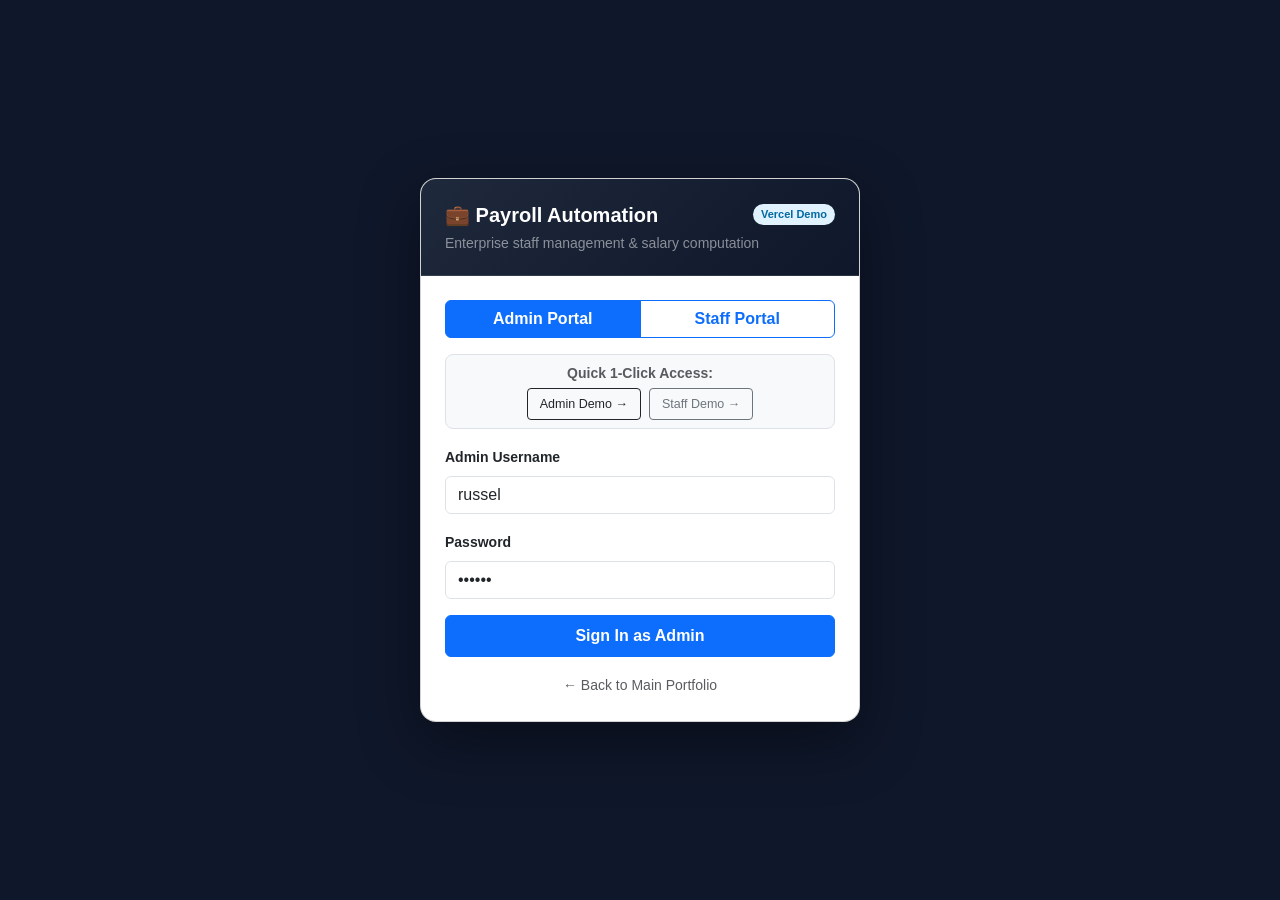
<file: newpayroll/index.html>
<!DOCTYPE html>
<html lang="en">
<head>
<meta charset="utf-8" />
<meta name="viewport" content="width=device-width, initial-scale=1" />
<title>Payroll Automation — Login</title>
<link href="https://cdn.jsdelivr.net/npm/bootstrap@5.3.3/dist/css/bootstrap.min.css" rel="stylesheet" />
<style>
  body {
    background: #0f172a;
    min-height: 100vh;
    display: flex;
    align-items: center;
    justify-content: center;
    padding: 20px;
    font-family: -apple-system, BlinkMacSystemFont, "Segoe UI", Roboto, sans-serif;
  }
  .login-card {
    max-width: 440px;
    width: 100%;
    border-radius: 16px;
    box-shadow: 0 20px 60px rgba(0,0,0,.4);
    overflow: hidden;
    background: #ffffff;
  }
  .brand {
    background: linear-gradient(135deg, #1e293b, #0f172a);
    color: #fff;
    padding: 24px 24px 20px;
    border-bottom: 1px solid rgba(255,255,255,.1);
  }
  .toggle .btn { width: 50%; }
  .demo-badge {
    background: #e0f2fe;
    color: #0369a1;
    font-size: 11px;
    padding: 2px 8px;
    border-radius: 99px;
    font-weight: 600;
  }
  .btn-demo {
    font-size: 12.5px;
    padding: 6px 12px;
  }
</style>
</head>

<body>
  <div class="card login-card">
    <div class="brand">
      <div class="d-flex justify-content-between align-items-center mb-1">
        <h5 class="m-0 fw-bold">💼 Payroll Automation</h5>
        <span class="demo-badge">Vercel Demo</span>
      </div>
      <small class="text-white-50">Enterprise staff management &amp; salary computation</small>
    </div>

    <div class="p-4">
      <div class="btn-group w-100 toggle mb-3" role="group" aria-label="Login type toggle">
        <button type="button" id="btn-admin" class="btn btn-primary fw-bold">Admin Portal</button>
        <button type="button" id="btn-staff" class="btn btn-outline-primary fw-bold">Staff Portal</button>
      </div>

      <!-- Quick Demo Access Bar -->
      <div class="p-2 bg-light rounded-3 mb-3 border text-center">
        <div class="small text-muted mb-1 fw-semibold">Quick 1-Click Access:</div>
        <div class="d-flex gap-2 justify-content-center">
          <a href="admin/index.html" class="btn btn-sm btn-outline-dark btn-demo">Admin Demo →</a>
          <a href="employee/index.html" class="btn btn-sm btn-outline-secondary btn-demo">Staff Demo →</a>
        </div>
      </div>

      <!-- Admin Form -->
      <form id="form-admin" autocomplete="off">
        <div class="mb-3">
          <label class="form-label small fw-bold">Admin Username</label>
          <input type="text" id="adminUser" name="username" class="form-control" value="russel" required />
        </div>
        <div class="mb-3">
          <label class="form-label small fw-bold">Password</label>
          <input type="password" id="adminPass" name="password" class="form-control" value="russel" required />
        </div>
        <div class="d-grid">
          <button class="btn btn-primary py-2 fw-bold" type="submit">Sign In as Admin</button>
        </div>
      </form>

      <!-- Staff Form -->
      <form id="form-staff" class="d-none" autocomplete="off">
        <div class="mb-3">
          <label class="form-label small fw-bold">Staff ID</label>
          <input type="text" id="staffId" name="staff_id" class="form-control" value="1" required />
        </div>
        <div class="mb-3">
          <label class="form-label small fw-bold">Username</label>
          <input type="text" id="staffUser" name="username" class="form-control" value="russel" required />
        </div>
        <div class="mb-3">
          <label class="form-label small fw-bold">Password</label>
          <input type="password" id="staffPass" name="password" class="form-control" value="russel" required />
        </div>
        <div class="d-grid">
          <button class="btn btn-primary py-2 fw-bold" type="submit">Sign In as Staff</button>
        </div>
      </form>

      <div class="text-center mt-3">
        <a href="../index.html#projects" class="small text-decoration-none text-muted">← Back to Main Portfolio</a>
      </div>
    </div>
  </div>

<script src="https://cdn.jsdelivr.net/npm/bootstrap@5.3.3/dist/js/bootstrap.bundle.min.js"></script>
<script>
  const adminBtn = document.getElementById('btn-admin');
  const staffBtn = document.getElementById('btn-staff');
  const adminForm = document.getElementById('form-admin');
  const staffForm = document.getElementById('form-staff');

  function showAdmin(){
    adminBtn.classList.add('btn-primary');
    adminBtn.classList.remove('btn-outline-primary');
    staffBtn.classList.add('btn-outline-primary');
    staffBtn.classList.remove('btn-primary');
    adminForm.classList.remove('d-none');
    staffForm.classList.add('d-none');
  }

  function showStaff(){
    staffBtn.classList.add('btn-primary');
    staffBtn.classList.remove('btn-outline-primary');
    adminBtn.classList.add('btn-outline-primary');
    adminBtn.classList.remove('btn-primary');
    staffForm.classList.remove('d-none');
    adminForm.classList.add('d-none');
  }

  adminBtn.addEventListener('click', showAdmin);
  staffBtn.addEventListener('click', showStaff);

  adminForm.addEventListener('submit', (e) => {
    e.preventDefault();
    localStorage.setItem('payroll_auth', JSON.stringify({ role: 'admin', user: 'russel' }));
    window.location.href = 'admin/index.html';
  });

  staffForm.addEventListener('submit', (e) => {
    e.preventDefault();
    localStorage.setItem('payroll_auth', JSON.stringify({ role: 'staff', user: 'russel', staff_id: 1 }));
    window.location.href = 'employee/index.html';
  });
</script>
</body>
</html>
</file>
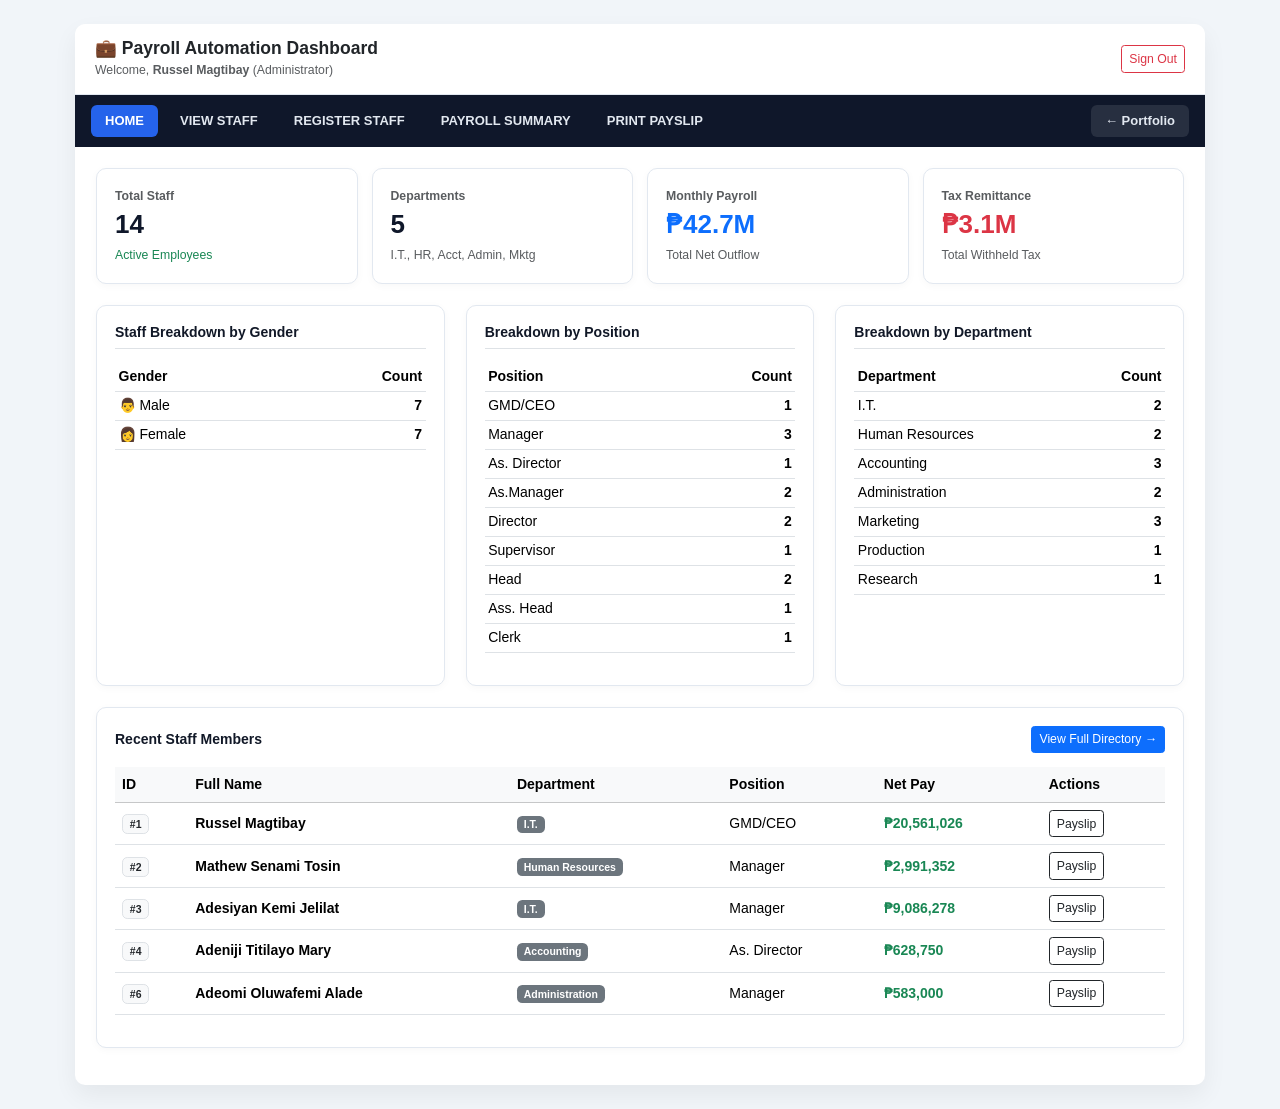
<file: newpayroll/admin/index.html>
<!DOCTYPE html>
<html lang="en">
<head>
<meta charset="utf-8" />
<meta name="viewport" content="width=device-width, initial-scale=1" />
<title>Admin Dashboard — Payroll Automation</title>
<link href="https://cdn.jsdelivr.net/npm/bootstrap@5.3.3/dist/css/bootstrap.min.css" rel="stylesheet" />
<link rel="stylesheet" href="../css/style.css" type="text/css" />
<link rel="stylesheet" href="../css/theme.css" type="text/css" />
<style>
  body { background: #f1f5f9; padding: 24px 12px; }
  .toolbar {
    display: flex;
    justify-content: space-between;
    align-items: center;
    padding: 14px 20px;
    background: #ffffff;
    border-bottom: 1px solid #e2e8f0;
    border-radius: 12px 12px 0 0;
  }
  .nav-bar-custom {
    background: #0f172a;
    padding: 10px 16px;
    display: flex;
    flex-wrap: wrap;
    gap: 8px;
    align-items: center;
  }
  .nav-bar-custom a {
    color: #e2e8f0;
    text-decoration: none;
    font-weight: 600;
    font-size: 13px;
    padding: 6px 14px;
    border-radius: 6px;
    transition: background .15s;
  }
  .nav-bar-custom a:hover, .nav-bar-custom a.active {
    background: #2563eb;
    color: #fff;
  }
  .stat-card {
    background: #fff;
    border-radius: 10px;
    padding: 18px;
    border: 1px solid #e2e8f0;
    box-shadow: 0 2px 8px rgba(0,0,0,.03);
  }
  .stat-val { font-size: 26px; font-weight: 800; color: #0f172a; }
</style>
</head>

<body>
<div id="outerwrapper" class="mx-auto" style="max-width:1150px;">
  <div class="toolbar">
    <div>
      <h5 class="m-0 fw-bold text-dark">💼 Payroll Automation Dashboard</h5>
      <small class="text-muted">Welcome, <strong>Russel Magtibay</strong> (Administrator)</small>
    </div>
    <a href="../index.html" class="btn btn-outline-danger btn-sm">Sign Out</a>
  </div>

  <nav class="nav-bar-custom">
    <a href="index.html" class="active">HOME</a>
    <a href="view_staff.html">VIEW STAFF</a>
    <a href="reg_staff.html">REGISTER STAFF</a>
    <a href="payroll.html">PAYROLL SUMMARY</a>
    <a href="print.html">PRINT PAYSLIP</a>
    <a href="../../index.html#projects" style="margin-left:auto; background:rgba(255,255,255,.1);">← Portfolio</a>
  </nav>

  <div class="p-4 bg-white" style="border-radius: 0 0 12px 12px;">

    <!-- Top KPI Metrics -->
    <div class="row g-3 mb-4">
      <div class="col-sm-6 col-lg-3">
        <div class="stat-card">
          <small class="text-muted d-block fw-semibold">Total Staff</small>
          <div class="stat-val" id="statTotalStaff">14</div>
          <small class="text-success">Active Employees</small>
        </div>
      </div>
      <div class="col-sm-6 col-lg-3">
        <div class="stat-card">
          <small class="text-muted d-block fw-semibold">Departments</small>
          <div class="stat-val">5</div>
          <small class="text-muted">I.T., HR, Acct, Admin, Mktg</small>
        </div>
      </div>
      <div class="col-sm-6 col-lg-3">
        <div class="stat-card">
          <small class="text-muted d-block fw-semibold">Monthly Payroll</small>
          <div class="stat-val text-primary" id="statTotalPayroll">₱42.8M</div>
          <small class="text-muted">Total Net Outflow</small>
        </div>
      </div>
      <div class="col-sm-6 col-lg-3">
        <div class="stat-card">
          <small class="text-muted d-block fw-semibold">Tax Remittance</small>
          <div class="stat-val text-danger" id="statTotalTax">₱3.1M</div>
          <small class="text-muted">Total Withheld Tax</small>
        </div>
      </div>
    </div>

    <!-- Tables Grid -->
    <div class="row g-4">
      <!-- Gender Breakdown -->
      <div class="col-md-4">
        <div class="stat-card h-100">
          <h6 class="fw-bold mb-3 border-bottom pb-2">Staff Breakdown by Gender</h6>
          <table class="table table-sm">
            <thead>
              <tr><th>Gender</th><th class="text-end">Count</th></tr>
            </thead>
            <tbody id="genderTableBody">
              <!-- Dynamically populated -->
            </tbody>
          </table>
        </div>
      </div>

      <!-- Position Breakdown -->
      <div class="col-md-4">
        <div class="stat-card h-100">
          <h6 class="fw-bold mb-3 border-bottom pb-2">Breakdown by Position</h6>
          <table class="table table-sm">
            <thead>
              <tr><th>Position</th><th class="text-end">Count</th></tr>
            </thead>
            <tbody id="positionTableBody">
              <!-- Dynamically populated -->
            </tbody>
          </table>
        </div>
      </div>

      <!-- Department Breakdown -->
      <div class="col-md-4">
        <div class="stat-card h-100">
          <h6 class="fw-bold mb-3 border-bottom pb-2">Breakdown by Department</h6>
          <table class="table table-sm">
            <thead>
              <tr><th>Department</th><th class="text-end">Count</th></tr>
            </thead>
            <tbody id="deptTableBody">
              <!-- Dynamically populated -->
            </tbody>
          </table>
        </div>
      </div>

      <!-- Recent Staff Table -->
      <div class="col-12">
        <div class="stat-card">
          <div class="d-flex justify-content-between align-items-center mb-3">
            <h6 class="fw-bold m-0">Recent Staff Members</h6>
            <a href="view_staff.html" class="btn btn-sm btn-primary">View Full Directory →</a>
          </div>
          <div class="table-responsive">
            <table class="table table-hover align-middle">
              <thead class="table-light">
                <tr>
                  <th>ID</th>
                  <th>Full Name</th>
                  <th>Department</th>
                  <th>Position</th>
                  <th>Net Pay</th>
                  <th>Actions</th>
                </tr>
              </thead>
              <tbody id="recentStaffTableBody">
                <!-- Dynamically populated -->
              </tbody>
            </table>
          </div>
        </div>
      </div>

    </div>
  </div>
</div>

<script src="../js/payroll-data.js"></script>
<script>
  document.addEventListener('DOMContentLoaded', () => {
    const list = getStaffList();

    // Stats
    document.getElementById('statTotalStaff').textContent = list.length;
    const totalPayroll = list.reduce((acc, cur) => acc + (cur.totall || 0), 0);
    const totalTax = list.reduce((acc, cur) => acc + (cur.tax || 0), 0);
    document.getElementById('statTotalPayroll').textContent = '₱' + (totalPayroll / 1000000).toFixed(1) + 'M';
    document.getElementById('statTotalTax').textContent = '₱' + (totalTax / 1000000).toFixed(1) + 'M';

    // Gender breakdown
    const maleCount = list.filter(s => s.sex === 'Male').length;
    const femaleCount = list.filter(s => s.sex === 'Female').length;
    document.getElementById('genderTableBody').innerHTML = `
      <tr><td>👨 Male</td><td class="text-end fw-bold">${maleCount}</td></tr>
      <tr><td>👩 Female</td><td class="text-end fw-bold">${femaleCount}</td></tr>
    `;

    // Position breakdown
    const positions = {};
    list.forEach(s => { positions[s.position] = (positions[s.position] || 0) + 1; });
    document.getElementById('positionTableBody').innerHTML = Object.entries(positions)
      .map(([pos, count]) => `<tr><td>${pos}</td><td class="text-end fw-bold">${count}</td></tr>`).join('');

    // Dept breakdown
    const depts = {};
    list.forEach(s => { depts[s.department] = (depts[s.department] || 0) + 1; });
    document.getElementById('deptTableBody').innerHTML = Object.entries(depts)
      .map(([dept, count]) => `<tr><td>${dept}</td><td class="text-end fw-bold">${count}</td></tr>`).join('');

    // Recent 5 staff
    document.getElementById('recentStaffTableBody').innerHTML = list.slice(0, 5)
      .map(s => `
        <tr>
          <td><span class="badge bg-light text-dark border">#${s.staff_id}</span></td>
          <td class="fw-bold">${s.fname}</td>
          <td><span class="badge bg-secondary">${s.department}</span></td>
          <td>${s.position}</td>
          <td class="fw-bold text-success">${formatCurrency(s.totall)}</td>
          <td>
            <a href="print.html?id=${s.staff_id}" class="btn btn-sm btn-outline-dark">Payslip</a>
          </td>
        </tr>
      `).join('');
  });
</script>
</body>
</html>
</file>
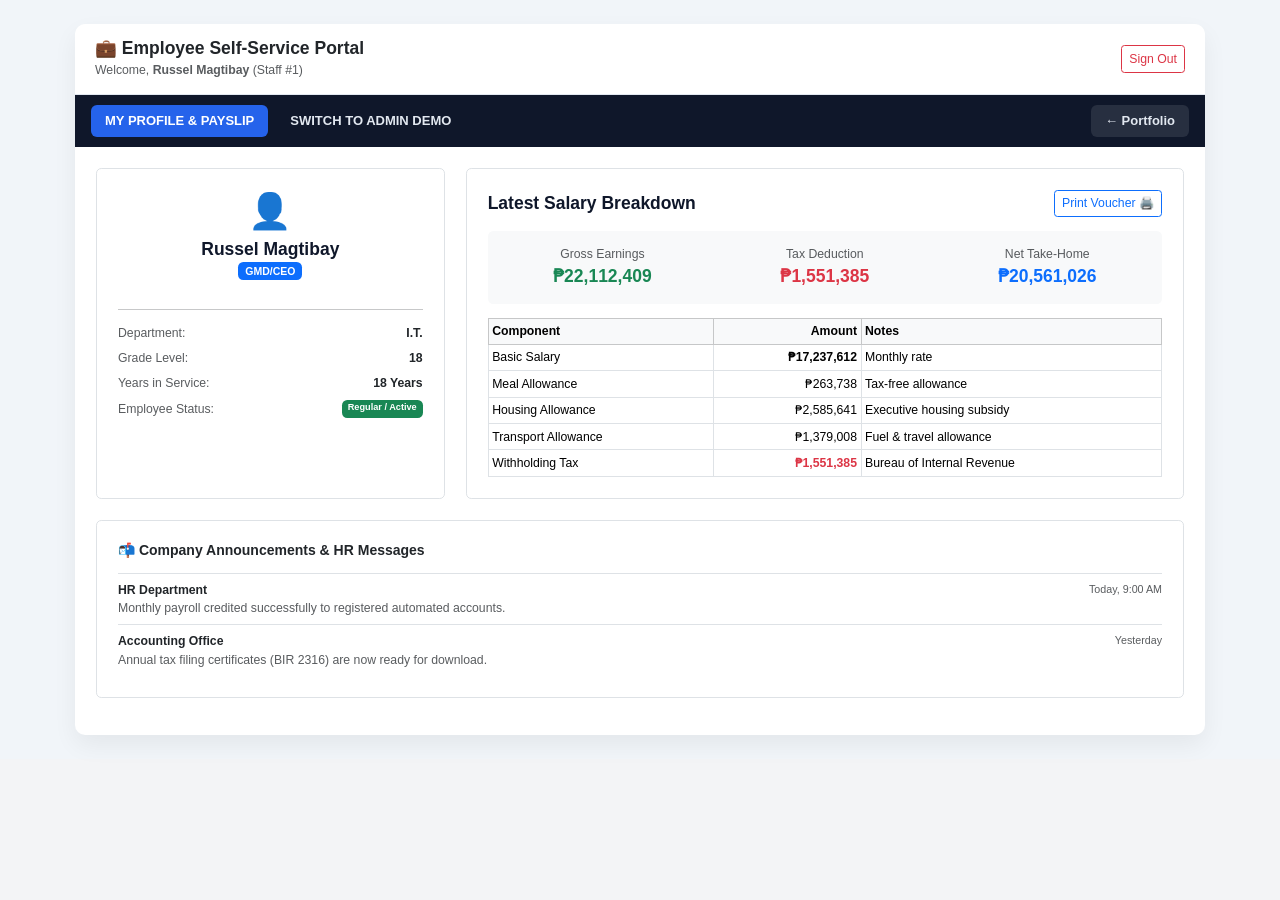
<file: newpayroll/employee/index.html>
<!DOCTYPE html>
<html lang="en">
<head>
<meta charset="utf-8" />
<meta name="viewport" content="width=device-width, initial-scale=1" />
<title>Employee Portal — Payroll Automation</title>
<link href="https://cdn.jsdelivr.net/npm/bootstrap@5.3.3/dist/css/bootstrap.min.css" rel="stylesheet" />
<link rel="stylesheet" href="../css/style.css" type="text/css" />
<link rel="stylesheet" href="../css/theme.css" type="text/css" />
<style>
  body { background: #f1f5f9; padding: 24px 12px; }
  .toolbar {
    display: flex;
    justify-content: space-between;
    align-items: center;
    padding: 14px 20px;
    background: #ffffff;
    border-bottom: 1px solid #e2e8f0;
    border-radius: 12px 12px 0 0;
  }
  .nav-bar-custom {
    background: #0f172a;
    padding: 10px 16px;
    display: flex;
    flex-wrap: wrap;
    gap: 8px;
    align-items: center;
  }
  .nav-bar-custom a {
    color: #e2e8f0;
    text-decoration: none;
    font-weight: 600;
    font-size: 13px;
    padding: 6px 14px;
    border-radius: 6px;
    transition: background .15s;
  }
  .nav-bar-custom a:hover, .nav-bar-custom a.active {
    background: #2563eb;
    color: #fff;
  }
</style>
</head>

<body>
<div id="outerwrapper" class="mx-auto" style="max-width:1150px;">
  <div class="toolbar">
    <div>
      <h5 class="m-0 fw-bold text-dark">💼 Employee Self-Service Portal</h5>
      <small class="text-muted">Welcome, <strong id="empWelcomeName">Russel Magtibay</strong> (Staff #1)</small>
    </div>
    <a href="../index.html" class="btn btn-outline-danger btn-sm">Sign Out</a>
  </div>

  <nav class="nav-bar-custom">
    <a href="index.html" class="active">MY PROFILE &amp; PAYSLIP</a>
    <a href="../admin/index.html">SWITCH TO ADMIN DEMO</a>
    <a href="../../index.html#projects" style="margin-left:auto; background:rgba(255,255,255,.1);">← Portfolio</a>
  </nav>

  <div class="p-4 bg-white" style="border-radius: 0 0 12px 12px;">
    <div class="row g-4">
      <!-- Profile Card -->
      <div class="col-md-4">
        <div class="card p-4 border h-100">
          <div class="text-center mb-3">
            <div class="display-6 mb-2">👤</div>
            <h5 class="fw-bold mb-0" id="profileName">Russel Magtibay</h5>
            <small class="badge bg-primary" id="profilePosition">GMD/CEO</small>
          </div>
          <hr>
          <div class="small mb-2 d-flex justify-content-between">
            <span class="text-muted">Department:</span>
            <strong id="profileDept">I.T.</strong>
          </div>
          <div class="small mb-2 d-flex justify-content-between">
            <span class="text-muted">Grade Level:</span>
            <strong id="profileGrade">18</strong>
          </div>
          <div class="small mb-2 d-flex justify-content-between">
            <span class="text-muted">Years in Service:</span>
            <strong id="profileYears">18 Years</strong>
          </div>
          <div class="small mb-2 d-flex justify-content-between">
            <span class="text-muted">Employee Status:</span>
            <span class="badge bg-success">Regular / Active</span>
          </div>
        </div>
      </div>

      <!-- Payslip & Earnings Breakdown -->
      <div class="col-md-8">
        <div class="card p-4 border h-100">
          <div class="d-flex justify-content-between align-items-center mb-3">
            <h5 class="fw-bold m-0">Latest Salary Breakdown</h5>
            <a href="../admin/print.html?id=1" class="btn btn-sm btn-outline-primary" id="btnPrintSlip">Print Voucher 🖨️</a>
          </div>

          <div class="p-3 bg-light rounded mb-3">
            <div class="row text-center">
              <div class="col-4">
                <small class="text-muted d-block">Gross Earnings</small>
                <strong class="fs-5 text-success" id="empGross">₱0</strong>
              </div>
              <div class="col-4">
                <small class="text-muted d-block">Tax Deduction</small>
                <strong class="fs-5 text-danger" id="empTax">₱0</strong>
              </div>
              <div class="col-4">
                <small class="text-muted d-block">Net Take-Home</small>
                <strong class="fs-5 text-primary" id="empNet">₱0</strong>
              </div>
            </div>
          </div>

          <table class="table table-sm small table-bordered mb-0">
            <thead class="table-light">
              <tr><th>Component</th><th class="text-end">Amount</th><th>Notes</th></tr>
            </thead>
            <tbody>
              <tr><td>Basic Salary</td><td class="text-end fw-semibold" id="empBasic">₱0</td><td>Monthly rate</td></tr>
              <tr><td>Meal Allowance</td><td class="text-end" id="empMeal">₱0</td><td>Tax-free allowance</td></tr>
              <tr><td>Housing Allowance</td><td class="text-end" id="empHousing">₱0</td><td>Executive housing subsidy</td></tr>
              <tr><td>Transport Allowance</td><td class="text-end" id="empTransport">₱0</td><td>Fuel &amp; travel allowance</td></tr>
              <tr><td>Withholding Tax</td><td class="text-end text-danger fw-semibold" id="empDeduct">₱0</td><td>Bureau of Internal Revenue</td></tr>
            </tbody>
          </table>
        </div>
      </div>

      <!-- Messages / Announcements -->
      <div class="col-12">
        <div class="card p-4 border">
          <h6 class="fw-bold mb-3">📬 Company Announcements &amp; HR Messages</h6>
          <div class="list-group list-group-flush small">
            <div class="list-group-item px-0">
              <div class="d-flex justify-content-between">
                <strong>HR Department</strong>
                <small class="text-muted">Today, 9:00 AM</small>
              </div>
              <p class="mb-0 text-muted">Monthly payroll credited successfully to registered automated accounts.</p>
            </div>
            <div class="list-group-item px-0">
              <div class="d-flex justify-content-between">
                <strong>Accounting Office</strong>
                <small class="text-muted">Yesterday</small>
              </div>
              <p class="mb-0 text-muted">Annual tax filing certificates (BIR 2316) are now ready for download.</p>
            </div>
          </div>
        </div>
      </div>

    </div>
  </div>
</div>

<script src="../js/payroll-data.js"></script>
<script>
  document.addEventListener('DOMContentLoaded', () => {
    const list = getStaffList();
    const staff = list[0]; // Default to Russel

    document.getElementById('empWelcomeName').textContent = staff.fname;
    document.getElementById('profileName').textContent = staff.fname;
    document.getElementById('profilePosition').textContent = staff.position;
    document.getElementById('profileDept').textContent = staff.department;
    document.getElementById('profileGrade').textContent = staff.grade || '18';
    document.getElementById('profileYears').textContent = `${staff.years || '18'} Years`;

    const basic = staff.basic || 0;
    const meal = staff.meal || 0;
    const housing = staff.housing || 0;
    const transport = staff.transport || 0;
    const tax = staff.tax || 0;
    const other = (staff.entertainment || 0) + (staff.long_service || 0);
    const gross = basic + meal + housing + transport + other;
    const net = staff.totall || (gross - tax);

    document.getElementById('empGross').textContent = formatCurrency(gross);
    document.getElementById('empTax').textContent = formatCurrency(tax);
    document.getElementById('empNet').textContent = formatCurrency(net);

    document.getElementById('empBasic').textContent = formatCurrency(basic);
    document.getElementById('empMeal').textContent = formatCurrency(meal);
    document.getElementById('empHousing').textContent = formatCurrency(housing);
    document.getElementById('empTransport').textContent = formatCurrency(transport);
    document.getElementById('empDeduct').textContent = formatCurrency(tax);
    document.getElementById('btnPrintSlip').href = `../admin/print.html?id=${staff.staff_id}`;
  });
</script>
</body>
</html>
</file>
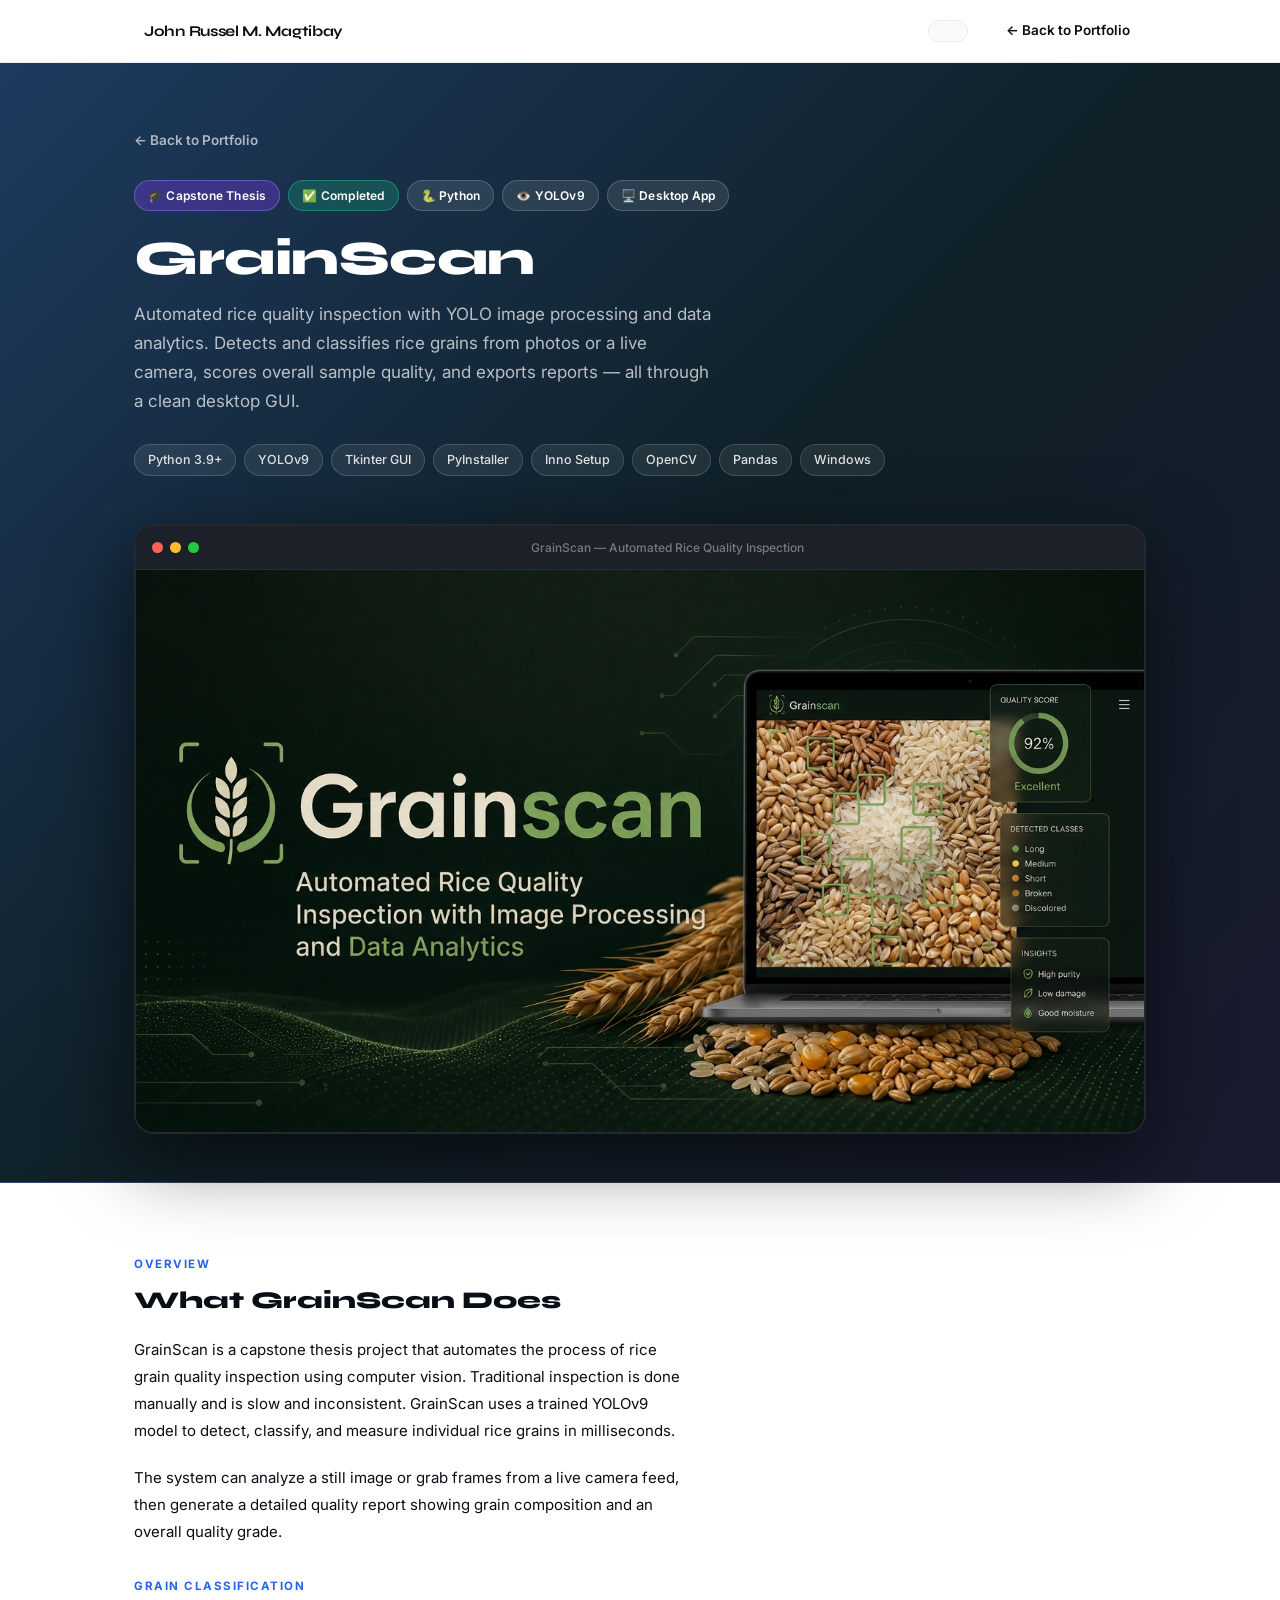
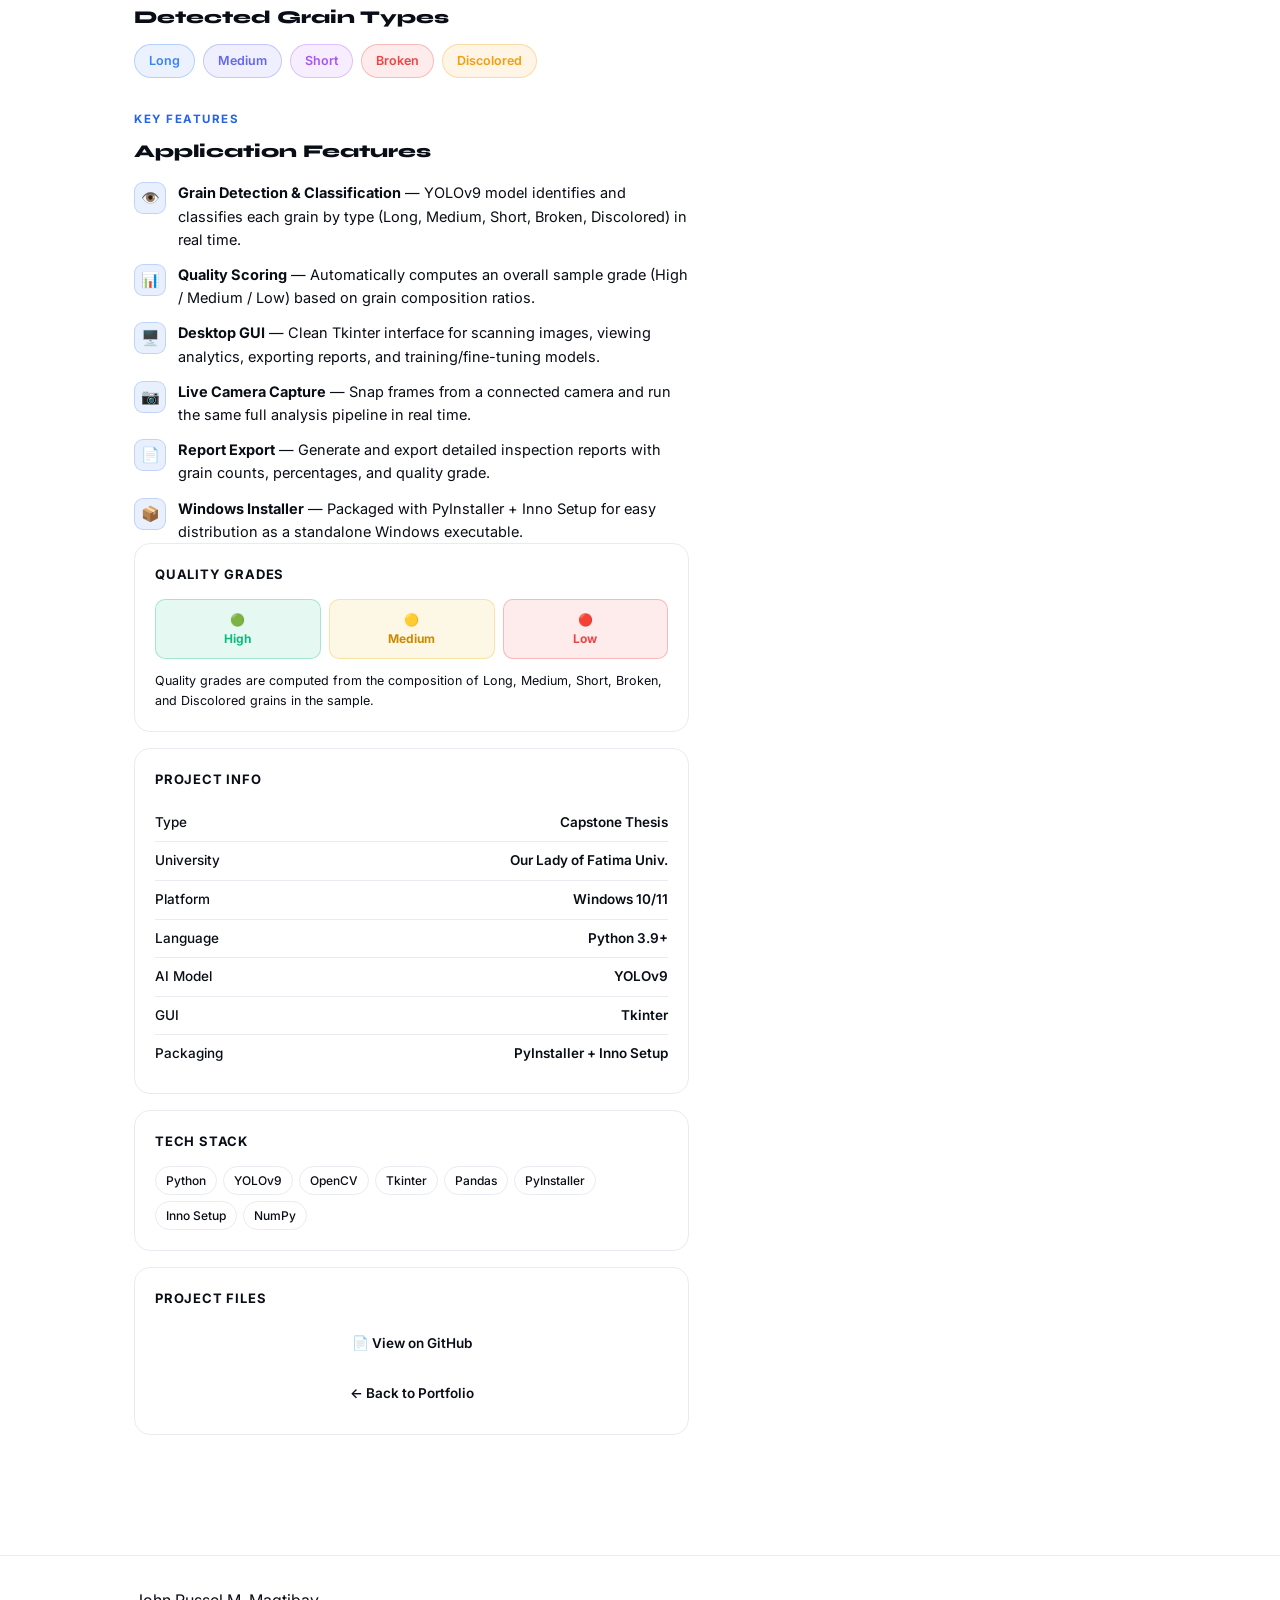
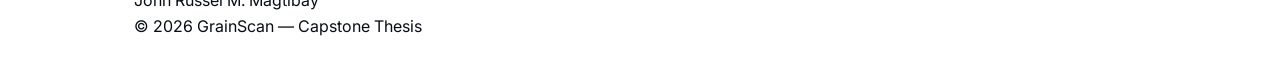
<file: grainscan.html>
<!DOCTYPE html>
<html lang="en">

<head>
  <meta charset="UTF-8" />
  <meta name="viewport" content="width=device-width, initial-scale=1.0" />
  <title>GrainScan — Automated Rice Quality Inspection | John Russel M. Magtibay</title>
  <meta name="description"
    content="GrainScan: Capstone thesis by John Russel M. Magtibay. Automated rice quality inspection using YOLOv9 image processing and data analytics." />
  <link rel="preconnect" href="https://fonts.googleapis.com">
  <link rel="preconnect" href="https://fonts.gstatic.com" crossorigin>
  <link
    href="https://fonts.googleapis.com/css2?family=Inter:wght@300;400;500;600;700;800;900&family=Syne:wght@700;800&display=swap"
    rel="stylesheet">
  <link rel="stylesheet" href="style.css" />
  <style>
    /* ── Page-specific overrides ── */
    .gs-hero {
      background: linear-gradient(135deg, #1e3a5f 0%, #0f2027 50%, #1a1a2e 100%);
      color: #fff;
      padding: 64px 0 48px;
      border-bottom: 1px solid rgba(255, 255, 255, .08);
    }

    body.light-mode .gs-hero {
      background: linear-gradient(135deg, #1e3a5f 0%, #0f2027 50%, #1a1a2e 100%);
    }

    .gs-back {
      display: inline-flex;
      align-items: center;
      gap: 6px;
      font-size: 13.5px;
      font-weight: 600;
      color: rgba(255, 255, 255, .65);
      text-decoration: none;
      margin-bottom: 28px;
      transition: color .15s;
    }

    .gs-back:hover {
      color: #fff;
    }

    .gs-badge-row {
      display: flex;
      flex-wrap: wrap;
      gap: 8px;
      margin-bottom: 20px;
    }

    .gs-badge {
      display: inline-flex;
      align-items: center;
      gap: 5px;
      background: rgba(255, 255, 255, .1);
      border: 1px solid rgba(255, 255, 255, .18);
      color: #fff;
      padding: 5px 13px;
      border-radius: 999px;
      font-size: 12px;
      font-weight: 600;
      letter-spacing: .2px;
    }

    .gs-badge.purple {
      background: rgba(124, 58, 237, .35);
      border-color: rgba(167, 139, 250, .4);
    }

    .gs-badge.green {
      background: rgba(16, 185, 129, .25);
      border-color: rgba(52, 211, 153, .4);
    }

    .gs-title {
      font-family: 'Syne', sans-serif;
      font-size: clamp(28px, 5vw, 48px);
      font-weight: 800;
      letter-spacing: -.5px;
      color: #fff;
      margin-bottom: 14px;
      line-height: 1.15;
    }

    .gs-subtitle {
      font-size: clamp(15px, 2vw, 17px);
      color: rgba(255, 255, 255, .7);
      line-height: 1.7;
      max-width: 580px;
      margin-bottom: 28px;
    }

    .gs-tech-row {
      display: flex;
      flex-wrap: wrap;
      gap: 8px;
      margin-top: 4px;
    }

    .gs-tech {
      background: rgba(255, 255, 255, .08);
      border: 1px solid rgba(255, 255, 255, .15);
      color: rgba(255, 255, 255, .85);
      padding: 5px 13px;
      border-radius: 999px;
      font-size: 12.5px;
      font-weight: 500;
    }

    /* ── Main UI screenshot ── */
    .gs-screenshot-wrap {
      margin-top: 48px;
      border-radius: 20px;
      overflow: hidden;
      border: 2px solid rgba(255, 255, 255, .1);
      box-shadow: 0 24px 80px rgba(0, 0, 0, .6);
      background: #0b0f14;
    }

    .gs-screenshot-bar {
      background: #1c2029;
      padding: 12px 16px;
      display: flex;
      align-items: center;
      gap: 7px;
      border-bottom: 1px solid rgba(255, 255, 255, .06);
    }

    .gs-dot {
      width: 11px;
      height: 11px;
      border-radius: 50%;
    }

    .gs-dot.red {
      background: #ff5f56;
    }

    .gs-dot.yellow {
      background: #ffbd2e;
    }

    .gs-dot.green {
      background: #27c93f;
    }

    .gs-bar-title {
      flex: 1;
      text-align: center;
      font-size: 12px;
      color: rgba(255, 255, 255, .4);
      font-weight: 500;
    }

    .gs-screenshot-wrap img {
      width: 100%;
      display: block;
      object-fit: cover;
    }

    /* ── Content area ── */
    .gs-content {
      padding: 72px 0;
    }

    .gs-grid {
      display: grid;
      grid-template-columns: 1.4fr 1fr;
      gap: 60px;
      align-items: start;
    }

    @media (max-width: 860px) {
      .gs-grid {
        grid-template-columns: 1fr;
        gap: 40px;
      }
    }

    .gs-section-label {
      font-size: 11.5px;
      font-weight: 700;
      letter-spacing: 1.5px;
      text-transform: uppercase;
      color: var(--brand);
      margin-bottom: 8px;
    }

    .gs-section-title {
      font-family: 'Syne', sans-serif;
      font-size: 24px;
      font-weight: 800;
      color: var(--text);
      margin-bottom: 16px;
    }

    .gs-desc {
      color: var(--muted);
      font-size: 15px;
      line-height: 1.8;
      margin-bottom: 20px;
    }

    /* Features list */
    .gs-features {
      list-style: none;
      padding: 0;
      margin: 0;
      display: flex;
      flex-direction: column;
      gap: 12px;
    }

    .gs-features li {
      display: flex;
      align-items: flex-start;
      gap: 12px;
      font-size: 14.5px;
      color: var(--text2);
      line-height: 1.6;
    }

    .gs-features li .feat-icon {
      width: 32px;
      height: 32px;
      border-radius: 9px;
      background: rgba(37, 99, 235, .1);
      border: 1px solid rgba(37, 99, 235, .2);
      display: grid;
      place-items: center;
      font-size: 15px;
      flex-shrink: 0;
      margin-top: 1px;
    }

    /* Sidebar cards */
    .gs-sidebar {
      display: flex;
      flex-direction: column;
      gap: 16px;
    }

    .gs-info-card {
      background: var(--surface);
      border: 1px solid var(--border);
      border-radius: 16px;
      padding: 20px;
      box-shadow: var(--shadow);
    }

    .gs-info-card h4 {
      font-size: 13px;
      font-weight: 700;
      text-transform: uppercase;
      letter-spacing: .8px;
      color: var(--muted);
      margin-bottom: 14px;
    }

    .gs-info-row {
      display: flex;
      justify-content: space-between;
      align-items: center;
      padding: 8px 0;
      border-bottom: 1px solid var(--border);
      font-size: 13.5px;
    }

    .gs-info-row:last-child {
      border-bottom: none;
    }

    .gs-info-row span:first-child {
      color: var(--muted);
      font-weight: 500;
    }

    .gs-info-row span:last-child {
      color: var(--text);
      font-weight: 600;
      text-align: right;
    }

    /* Quality grade display */
    .gs-grades {
      display: flex;
      gap: 8px;
      margin-top: 4px;
    }

    .gs-grade {
      flex: 1;
      padding: 10px 6px;
      border-radius: 10px;
      text-align: center;
      font-size: 12px;
      font-weight: 700;
      border: 1px solid;
    }

    .gs-grade.high {
      background: rgba(16, 185, 129, .1);
      border-color: rgba(16, 185, 129, .3);
      color: #10b981;
    }

    .gs-grade.medium {
      background: rgba(234, 179, 8, .1);
      border-color: rgba(234, 179, 8, .3);
      color: #ca8a04;
    }

    .gs-grade.low {
      background: rgba(239, 68, 68, .1);
      border-color: rgba(239, 68, 68, .3);
      color: #ef4444;
    }

    /* Screenshot thumbnails row */
    .gs-thumbs {
      display: grid;
      grid-template-columns: repeat(3, 1fr);
      gap: 12px;
      margin-top: 48px;
    }

    @media (max-width: 640px) {
      .gs-thumbs {
        grid-template-columns: 1fr;
      }
    }

    .gs-thumb-card {
      background: var(--surface);
      border: 1px solid var(--border);
      border-radius: 14px;
      overflow: hidden;
      box-shadow: var(--shadow);
      transition: transform .2s ease, box-shadow .2s ease;
    }

    .gs-thumb-card:hover {
      transform: translateY(-3px);
      box-shadow: var(--shadow-lg);
    }

    .gs-thumb-card img {
      width: 100%;
      height: 100px;
      object-fit: contain;
      background: var(--bg2);
      padding: 12px;
    }

    .gs-thumb-label {
      padding: 10px 12px;
      font-size: 12.5px;
      font-weight: 600;
      color: var(--text2);
      border-top: 1px solid var(--border);
    }

    /* Grain types */
    .gs-grain-types {
      display: flex;
      flex-wrap: wrap;
      gap: 8px;
    }

    .gs-grain {
      padding: 6px 14px;
      border-radius: 999px;
      font-size: 12.5px;
      font-weight: 600;
      border: 1px solid;
    }

    .gs-grain.long {
      background: rgba(59, 130, 246, .1);
      border-color: rgba(59, 130, 246, .3);
      color: #3b82f6;
    }

    .gs-grain.medium {
      background: rgba(99, 102, 241, .1);
      border-color: rgba(99, 102, 241, .3);
      color: #6366f1;
    }

    .gs-grain.short {
      background: rgba(168, 85, 247, .1);
      border-color: rgba(168, 85, 247, .3);
      color: #a855f7;
    }

    .gs-grain.broken {
      background: rgba(239, 68, 68, .1);
      border-color: rgba(239, 68, 68, .3);
      color: #ef4444;
    }

    .gs-grain.discolored {
      background: rgba(245, 158, 11, .1);
      border-color: rgba(245, 158, 11, .3);
      color: #f59e0b;
    }
  </style>
</head>

<body class="light-mode">

  <!-- ── HEADER ── -->
  <header>
    <div class="container nav">
      <a class="brand" href="index.html" aria-label="Back to portfolio">
        <div class="logo" aria-hidden="true"></div>
        John Russel M. Magtibay
      </a>
      <div class="nav-right">
        <button class="theme-toggle" id="themeToggle" type="button" aria-label="Toggle color theme"></button>
        <a class="btn" href="index.html#projects" style="padding:8px 16px; font-size:13.5px;">← Back to Portfolio</a>
      </div>
    </div>
  </header>

  <!-- ── HERO ── -->
  <div class="gs-hero">
    <div class="container">
      <a class="gs-back" href="index.html#projects">← Back to Portfolio</a>

      <div class="gs-badge-row">
        <span class="gs-badge purple">🎓 Capstone Thesis</span>
        <span class="gs-badge green">✅ Completed</span>
        <span class="gs-badge">🐍 Python</span>
        <span class="gs-badge">👁️ YOLOv9</span>
        <span class="gs-badge">🖥️ Desktop App</span>
      </div>

      <h1 class="gs-title">GrainScan</h1>
      <p class="gs-subtitle">
        Automated rice quality inspection with YOLO image processing and data analytics.
        Detects and classifies rice grains from photos or a live camera, scores overall
        sample quality, and exports reports — all through a clean desktop GUI.
      </p>

      <div class="gs-tech-row">
        <span class="gs-tech">Python 3.9+</span>
        <span class="gs-tech">YOLOv9</span>
        <span class="gs-tech">Tkinter GUI</span>
        <span class="gs-tech">PyInstaller</span>
        <span class="gs-tech">Inno Setup</span>
        <span class="gs-tech">OpenCV</span>
        <span class="gs-tech">Pandas</span>
        <span class="gs-tech">Windows</span>
      </div>

      <!-- Main UI Screenshot -->
      <div class="gs-screenshot-wrap">
        <div class="gs-screenshot-bar">
          <span class="gs-dot red"></span>
          <span class="gs-dot yellow"></span>
          <span class="gs-dot green"></span>
          <span class="gs-bar-title">GrainScan — Automated Rice Quality Inspection</span>
        </div>
        <img src="picture/capstone.png"
          alt="GrainScan Application Interface — Main UI showing rice grain detection and analysis">
      </div>
    </div>
  </div>

  <!-- ── CONTENT ── -->
  <main class="gs-content">
    <div class="container">

      <div class="gs-grid">

        <!-- LEFT: Description + Features -->
        <div>
          <div class="gs-section-label">Overview</div>
          <h2 class="gs-section-title">What GrainScan Does</h2>
          <p class="gs-desc">
            GrainScan is a capstone thesis project that automates the process of rice
            grain quality inspection using computer vision. Traditional inspection is
            done manually and is slow and inconsistent. GrainScan uses a trained YOLOv9
            model to detect, classify, and measure individual rice grains in milliseconds.
          </p>
          <p class="gs-desc">
            The system can analyze a still image or grab frames from a live camera feed,
            then generate a detailed quality report showing grain composition and an
            overall quality grade.
          </p>

          <div class="gs-section-label" style="margin-top:32px;">Grain Classification</div>
          <h3 class="gs-section-title" style="font-size:18px; margin-bottom:12px;">Detected Grain Types</h3>
          <div class="gs-grain-types" style="margin-bottom:32px;">
            <span class="gs-grain long">Long</span>
            <span class="gs-grain medium">Medium</span>
            <span class="gs-grain short">Short</span>
            <span class="gs-grain broken">Broken</span>
            <span class="gs-grain discolored">Discolored</span>
          </div>

          <div class="gs-section-label">Key Features</div>
          <h3 class="gs-section-title" style="font-size:18px; margin-bottom:16px;">Application Features</h3>
          <ul class="gs-features">
            <li>
              <span class="feat-icon">👁️</span>
              <div><strong>Grain Detection & Classification</strong> — YOLOv9 model identifies and classifies each grain
                by type (Long, Medium, Short, Broken, Discolored) in real time.</div>
            </li>
            <li>
              <span class="feat-icon">📊</span>
              <div><strong>Quality Scoring</strong> — Automatically computes an overall sample grade (High / Medium /
                Low) based on grain composition ratios.</div>
            </li>
            <li>
              <span class="feat-icon">🖥️</span>
              <div><strong>Desktop GUI</strong> — Clean Tkinter interface for scanning images, viewing analytics,
                exporting reports, and training/fine-tuning models.</div>
            </li>
            <li>
              <span class="feat-icon">📷</span>
              <div><strong>Live Camera Capture</strong> — Snap frames from a connected camera and run the same full
                analysis pipeline in real time.</div>
            </li>
            <li>
              <span class="feat-icon">📄</span>
              <div><strong>Report Export</strong> — Generate and export detailed inspection reports with grain counts,
                percentages, and quality grade.</div>
            </li>
            <li>
              <span class="feat-icon">📦</span>
              <div><strong>Windows Installer</strong> — Packaged with PyInstaller + Inno Setup for easy distribution as
                a standalone Windows executable.</div>
            </li>
          </ul>



          <!-- RIGHT: Sidebar -->
          <div class="gs-sidebar">

            <!-- Quality Grades -->
            <div class="gs-info-card">
              <h4>Quality Grades</h4>
              <div class="gs-grades">
                <div class="gs-grade high">🟢<br>High</div>
                <div class="gs-grade medium">🟡<br>Medium</div>
                <div class="gs-grade low">🔴<br>Low</div>
              </div>
              <p style="font-size:12.5px; color:var(--muted); margin-top:12px; line-height:1.6;">
                Quality grades are computed from the composition of Long, Medium, Short, Broken, and Discolored grains
                in the sample.
              </p>
            </div>

            <!-- Project Info -->
            <div class="gs-info-card">
              <h4>Project Info</h4>
              <div class="gs-info-row">
                <span>Type</span>
                <span>Capstone Thesis</span>
              </div>
              <div class="gs-info-row">
                <span>University</span>
                <span>Our Lady of Fatima Univ.</span>
              </div>
              <div class="gs-info-row">
                <span>Platform</span>
                <span>Windows 10/11</span>
              </div>
              <div class="gs-info-row">
                <span>Language</span>
                <span>Python 3.9+</span>
              </div>
              <div class="gs-info-row">
                <span>AI Model</span>
                <span>YOLOv9</span>
              </div>
              <div class="gs-info-row">
                <span>GUI</span>
                <span>Tkinter</span>
              </div>
              <div class="gs-info-row">
                <span>Packaging</span>
                <span>PyInstaller + Inno Setup</span>
              </div>
            </div>

            <!-- Tech Stack -->
            <div class="gs-info-card">
              <h4>Tech Stack</h4>
              <div class="gs-tech-row" style="gap:6px;">
                <span class="tech-tag"
                  style="background:var(--bg2);border:1px solid var(--border);color:var(--text2);padding:4px 10px;border-radius:999px;font-size:12px;font-weight:500;">Python</span>
                <span class="tech-tag"
                  style="background:var(--bg2);border:1px solid var(--border);color:var(--text2);padding:4px 10px;border-radius:999px;font-size:12px;font-weight:500;">YOLOv9</span>
                <span class="tech-tag"
                  style="background:var(--bg2);border:1px solid var(--border);color:var(--text2);padding:4px 10px;border-radius:999px;font-size:12px;font-weight:500;">OpenCV</span>
                <span class="tech-tag"
                  style="background:var(--bg2);border:1px solid var(--border);color:var(--text2);padding:4px 10px;border-radius:999px;font-size:12px;font-weight:500;">Tkinter</span>
                <span class="tech-tag"
                  style="background:var(--bg2);border:1px solid var(--border);color:var(--text2);padding:4px 10px;border-radius:999px;font-size:12px;font-weight:500;">Pandas</span>
                <span class="tech-tag"
                  style="background:var(--bg2);border:1px solid var(--border);color:var(--text2);padding:4px 10px;border-radius:999px;font-size:12px;font-weight:500;">PyInstaller</span>
                <span class="tech-tag"
                  style="background:var(--bg2);border:1px solid var(--border);color:var(--text2);padding:4px 10px;border-radius:999px;font-size:12px;font-weight:500;">Inno
                  Setup</span>
                <span class="tech-tag"
                  style="background:var(--bg2);border:1px solid var(--border);color:var(--text2);padding:4px 10px;border-radius:999px;font-size:12px;font-weight:500;">NumPy</span>
              </div>
            </div>

            <!-- Links -->
            <div class="gs-info-card">
              <h4>Project Files</h4>
              <div style="display:flex;flex-direction:column;gap:8px;">
                <a class="btn" href="https://github.com/russelmagtibay/GrainScan-CNN-Grain-Classifier" target="_blank" rel="noreferrer"
                  style="justify-content:center; font-size:13.5px;">📄 View on GitHub</a>
                <a class="btn primary" href="index.html#projects" style="justify-content:center; font-size:13.5px;">←
                  Back to Portfolio</a>
              </div>
            </div>

          </div>
        </div>

      </div>
  </main>

  <!-- ── FOOTER ── -->
  <footer>
    <div class="container foot">
      <div class="foot-brand">John Russel M. Magtibay</div>
      <div class="foot-copy">© <span id="year"></span> GrainScan — Capstone Thesis</div>
    </div>
  </footer>

  <script>
    document.addEventListener('DOMContentLoaded', () => {
      document.getElementById('year').textContent = new Date().getFullYear();

      const themeToggle = document.getElementById('themeToggle');
      const userPref = localStorage.getItem('theme');
      const prefersDark = window.matchMedia('(prefers-color-scheme: dark)').matches;

      function applyTheme(theme) {
        document.body.classList.remove('light-mode', 'dark-mode');
        document.body.classList.add(theme);
        themeToggle.classList.toggle('is-dark', theme === 'dark-mode');
      }

      applyTheme(userPref || (prefersDark ? 'dark-mode' : 'light-mode'));

      themeToggle.addEventListener('click', () => {
        const isDark = document.body.classList.contains('dark-mode');
        const next = isDark ? 'light-mode' : 'dark-mode';
        applyTheme(next);
        localStorage.setItem('theme', next);
      });
    });
  </script>

</body>

</html>
</file>
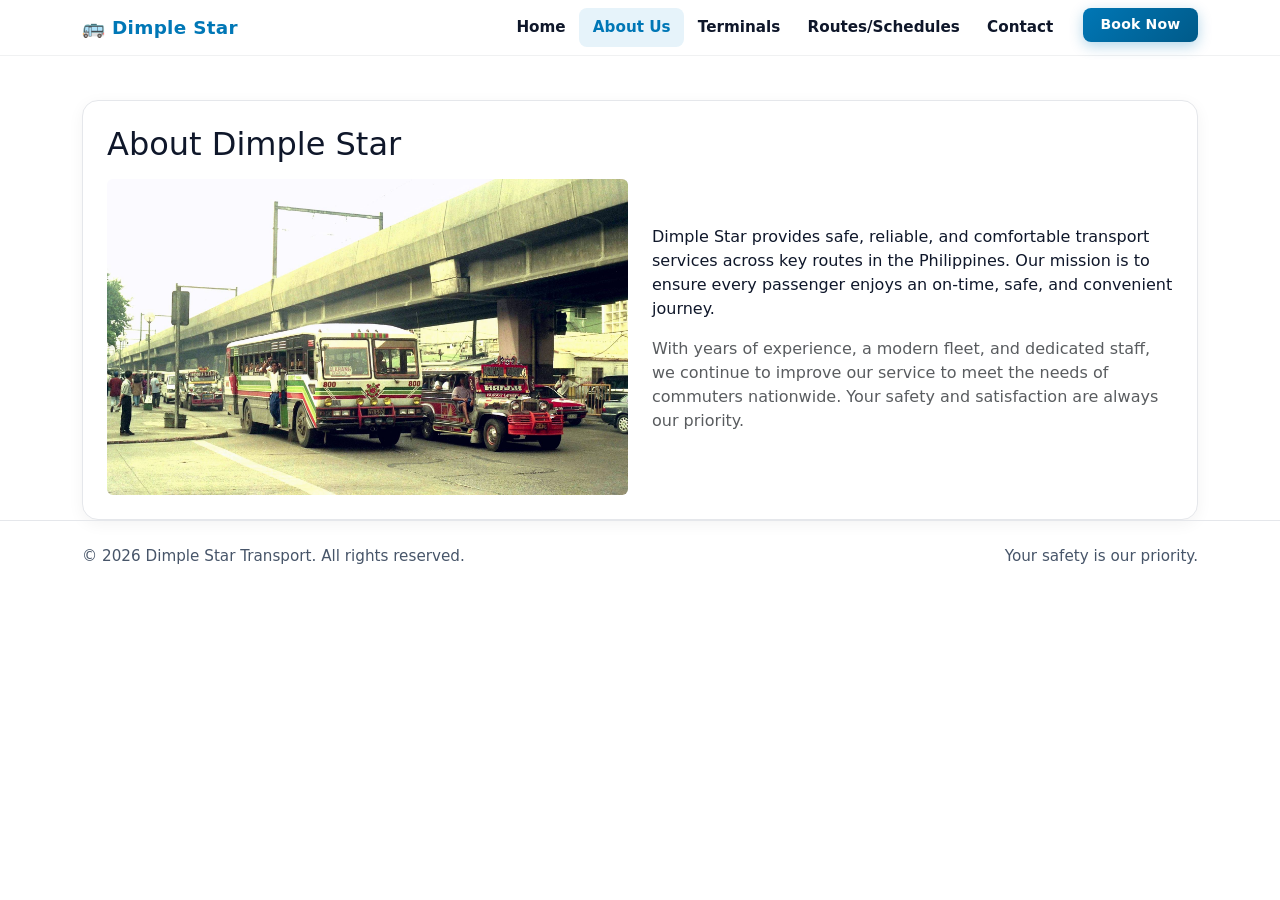
<file: dimplestar/about.html>
<!DOCTYPE html>
<html lang="en">
<head>
  <meta charset="UTF-8">
  <meta name="viewport" content="width=device-width, initial-scale=1.0">
  <title>Dimple Star — About Us</title>
  <link href="https://cdn.jsdelivr.net/npm/bootstrap@5.3.3/dist/css/bootstrap.min.css" rel="stylesheet">
  <link rel="stylesheet" href="dimplestar-shared.css">
</head>
<body>

<!-- Navbar -->
<nav class="navbar navbar-expand-lg fixed-top">
  <div class="container">
    <a class="navbar-brand" href="index.html">🚌 Dimple Star</a>
    <button class="navbar-toggler" type="button" data-bs-toggle="collapse" data-bs-target="#nav"
            aria-controls="nav" aria-expanded="false" aria-label="Toggle navigation">
      <span class="navbar-toggler-icon"></span>
    </button>
    <div class="collapse navbar-collapse" id="nav">
      <ul class="navbar-nav ms-auto">
        <li class="nav-item"><a class="nav-link" href="index.html">Home</a></li>
        <li class="nav-item"><a class="nav-link active" href="about.html">About Us</a></li>
        <li class="nav-item"><a class="nav-link" href="terminal.html">Terminals</a></li>
        <li class="nav-item"><a class="nav-link" href="routeschedule.html">Routes/Schedules</a></li>
        <li class="nav-item"><a class="nav-link" href="contact.html">Contact</a></li>
        <li class="nav-item ms-lg-3"><a class="btn btn-brand btn-sm" href="book.html">Book Now</a></li>
      </ul>
    </div>
  </div>
</nav>

<main class="container" style="padding-top:100px;">
  <div class="card-soft p-4">
    <h2 class="mb-3">About Dimple Star</h2>
    <div class="row g-4 align-items-center">
      <div class="col-md-6">
        <img src="images/oldbus.jpg" alt="About Dimple Star" class="img-fluid rounded">
      </div>
      <div class="col-md-6">
        <p>
          Dimple Star provides safe, reliable, and comfortable transport services across key routes in the Philippines.
          Our mission is to ensure every passenger enjoys an on-time, safe, and convenient journey.
        </p>
        <p class="text-muted">
          With years of experience, a modern fleet, and dedicated staff, we continue to improve our service to meet
          the needs of commuters nationwide. Your safety and satisfaction are always our priority.
        </p>
      </div>
    </div>
  </div>
</main>

<footer class="py-4">
  <div class="container d-flex justify-content-between">
    <div>© <span id="year">2026</span> Dimple Star Transport. All rights reserved.</div>
    <div>Your safety is our priority.</div>
  </div>
</footer>

<script src="https://cdn.jsdelivr.net/npm/bootstrap@5.3.3/dist/js/bootstrap.bundle.min.js"></script>
<script>
  const yr = document.getElementById('year');
  if (yr) yr.textContent = new Date().getFullYear();
</script>
</body>
</html>
</file>
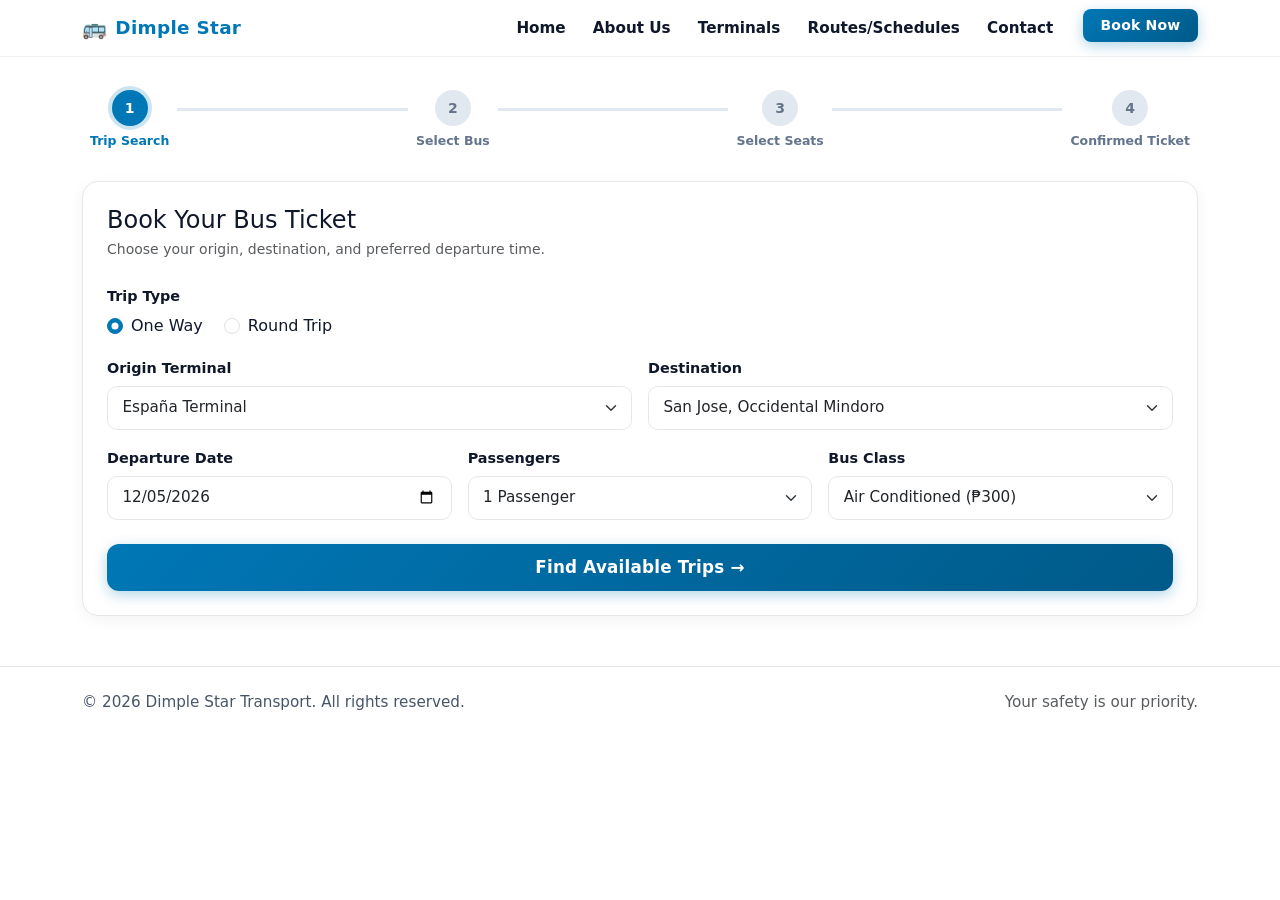
<file: dimplestar/book.html>
<!DOCTYPE html>
<html lang="en">
<head>
  <meta charset="UTF-8" />
  <meta name="viewport" content="width=device-width, initial-scale=1" />
  <title>Dimple Star — Book Now</title>

  <!-- Bootstrap 5 -->
  <link href="https://cdn.jsdelivr.net/npm/bootstrap@5.3.3/dist/css/bootstrap.min.css" rel="stylesheet">
  <link rel="stylesheet" href="dimplestar-shared.css">

  <style>
    main { padding-top: 90px; padding-bottom: 50px; }
    .step-indicator {
      display: flex;
      justify-content: space-between;
      position: relative;
      margin-bottom: 30px;
    }
    .step-indicator::before {
      content: '';
      position: absolute;
      top: 18px;
      left: 20px;
      right: 20px;
      height: 3px;
      background: #e2e8f0;
      z-index: 1;
    }
    .step-item {
      position: relative;
      z-index: 2;
      text-align: center;
      background: #fff;
      padding: 0 8px;
    }
    .step-circle {
      width: 36px;
      height: 36px;
      border-radius: 50%;
      background: #e2e8f0;
      color: #64748b;
      display: inline-flex;
      align-items: center;
      justify-content: center;
      font-weight: 700;
      font-size: 14px;
      margin-bottom: 6px;
      transition: all .2s;
    }
    .step-item.active .step-circle {
      background: #0077b6;
      color: #fff;
      box-shadow: 0 0 0 4px rgba(0,119,182,.2);
    }
    .step-item.completed .step-circle {
      background: #10b981;
      color: #fff;
    }
    .step-title {
      font-size: 12.5px;
      font-weight: 600;
      color: #64748b;
    }
    .step-item.active .step-title { color: #0077b6; }

    /* Trip Card */
    .trip-card {
      border: 1px solid #e2e8f0;
      border-radius: 12px;
      padding: 16px;
      margin-bottom: 12px;
      background: #fff;
      transition: border-color .2s, box-shadow .2s;
    }
    .trip-card:hover {
      border-color: #0077b6;
      box-shadow: 0 4px 14px rgba(0,119,182,.1);
    }

    /* Bus Seat Layout */
    .bus-container {
      background: #f8fafc;
      border: 2px dashed #cbd5e1;
      border-radius: 16px;
      padding: 24px;
      max-width: 440px;
      margin: 0 auto;
    }
    .bus-driver {
      display: flex;
      justify-content: space-between;
      align-items: center;
      padding-bottom: 16px;
      margin-bottom: 16px;
      border-bottom: 2px solid #e2e8f0;
    }
    .bus-seats-grid {
      display: grid;
      grid-template-columns: repeat(2, 1fr) 30px repeat(2, 1fr);
      gap: 10px 8px;
    }
    .aisle-gap { grid-column: 3; }
    .seat-btn {
      width: 44px;
      height: 44px;
      border-radius: 8px;
      border: 1px solid #cbd5e1;
      background: #ffffff;
      color: #1e293b;
      font-size: 12px;
      font-weight: 700;
      display: inline-flex;
      align-items: center;
      justify-content: center;
      cursor: pointer;
      transition: all .15s;
    }
    .seat-btn:hover:not(.occupied) {
      border-color: #0077b6;
      background: #e0f2fe;
      color: #0077b6;
    }
    .seat-btn.selected {
      background: #0077b6 !important;
      color: #fff !important;
      border-color: #0077b6 !important;
    }
    .seat-btn.occupied {
      background: #e2e8f0;
      color: #94a3b8;
      border-color: #cbd5e1;
      cursor: not-allowed;
    }

    /* Ticket Confirmation */
    .ticket-voucher {
      background: #ffffff;
      border: 2px dashed #0077b6;
      border-radius: 16px;
      padding: 28px;
      box-shadow: 0 10px 25px rgba(0,119,182,.08);
      position: relative;
    }
    .ticket-badge {
      position: absolute;
      top: 20px;
      right: 20px;
      background: #10b981;
      color: #fff;
      font-size: 12px;
      font-weight: 700;
      padding: 4px 12px;
      border-radius: 20px;
      letter-spacing: .5px;
    }

    @media print {
      body * { visibility: hidden; }
      #ticketPrintArea, #ticketPrintArea * { visibility: visible; }
      #ticketPrintArea { position: absolute; left: 0; top: 0; width: 100%; }
      .no-print { display: none !important; }
    }
  </style>
</head>
<body>

<!-- Navbar -->
<nav class="navbar navbar-expand-lg fixed-top no-print">
  <div class="container">
    <a class="navbar-brand d-flex align-items-center gap-2" href="index.html">
      <span class="fs-5">🚌</span> Dimple Star
    </a>
    <button class="navbar-toggler" type="button" data-bs-toggle="collapse" data-bs-target="#nav">
      <span class="navbar-toggler-icon"></span>
    </button>
    <div class="collapse navbar-collapse" id="nav">
      <ul class="navbar-nav ms-auto">
        <li class="nav-item"><a class="nav-link" href="index.html">Home</a></li>
        <li class="nav-item"><a class="nav-link" href="about.html">About Us</a></li>
        <li class="nav-item"><a class="nav-link" href="terminal.html">Terminals</a></li>
        <li class="nav-item"><a class="nav-link" href="routeschedule.html">Routes/Schedules</a></li>
        <li class="nav-item"><a class="nav-link" href="contact.html">Contact</a></li>
        <li class="nav-item ms-lg-3"><a class="btn btn-brand btn-sm" href="book.html">Book Now</a></li>
      </ul>
    </div>
  </div>
</nav>

<main class="container">

  <!-- Step Progress Indicator -->
  <div class="step-indicator no-print">
    <div class="step-item active" id="stepIndicator1">
      <div class="step-circle">1</div>
      <div class="step-title">Trip Search</div>
    </div>
    <div class="step-item" id="stepIndicator2">
      <div class="step-circle">2</div>
      <div class="step-title">Select Bus</div>
    </div>
    <div class="step-item" id="stepIndicator3">
      <div class="step-circle">3</div>
      <div class="step-title">Select Seats</div>
    </div>
    <div class="step-item" id="stepIndicator4">
      <div class="step-circle">4</div>
      <div class="step-title">Confirmed Ticket</div>
    </div>
  </div>

  <!-- ================= STEP 1: SEARCH ================= -->
  <section id="step1" class="card-soft p-4">
    <h2 class="h4 mb-1">Book Your Bus Ticket</h2>
    <p class="text-muted small mb-4">Choose your origin, destination, and preferred departure time.</p>

    <form id="searchForm" class="row g-3">
      <div class="col-12">
        <label class="form-label fw-bold">Trip Type</label>
        <div>
          <div class="form-check form-check-inline">
            <input class="form-check-input" type="radio" name="tripType" id="oneWay" value="1" checked>
            <label class="form-check-label" for="oneWay">One Way</label>
          </div>
          <div class="form-check form-check-inline">
            <input class="form-check-input" type="radio" name="tripType" id="twoWay" value="2">
            <label class="form-check-label" for="twoWay">Round Trip</label>
          </div>
        </div>
      </div>

      <div class="col-md-6">
        <label class="form-label fw-bold">Origin Terminal</label>
        <select class="form-select" id="originSelect" required>
          <option value="Ali Mall Cubao">Ali Mall Cubao Terminal</option>
          <option value="Alabang">Alabang Terminal</option>
          <option value="Cabuyao">Cabuyao Terminal</option>
          <option value="España" selected>España Terminal</option>
          <option value="San Lazaro">San Lazaro Terminal</option>
          <option value="Pasay">Pasay Terminal</option>
        </select>
      </div>

      <div class="col-md-6">
        <label class="form-label fw-bold">Destination</label>
        <select class="form-select" id="destSelect" required>
          <option value="San Jose" selected>San Jose, Occidental Mindoro</option>
          <option value="Pinamalayan">Pinamalayan</option>
          <option value="Roxas">Roxas</option>
          <option value="Bulalacao">Bulalacao</option>
          <option value="Magsaysay">Magsaysay</option>
        </select>
      </div>

      <div class="col-md-4">
        <label class="form-label fw-bold">Departure Date</label>
        <input type="date" class="form-control" id="departDate" required>
      </div>

      <div class="col-md-4">
        <label class="form-label fw-bold">Passengers</label>
        <select class="form-select" id="passengersCount">
          <option value="1" selected>1 Passenger</option>
          <option value="2">2 Passengers</option>
          <option value="3">3 Passengers</option>
          <option value="4">4 Passengers</option>
        </select>
      </div>

      <div class="col-md-4">
        <label class="form-label fw-bold">Bus Class</label>
        <select class="form-select" id="busTypeSelect">
          <option value="All">All Types</option>
          <option value="Air Conditioned" selected>Air Conditioned (₱300)</option>
          <option value="Ordinary">Ordinary (₱200)</option>
        </select>
      </div>

      <div class="col-12 mt-4">
        <button type="submit" class="btn btn-brand btn-lg w-100">Find Available Trips →</button>
      </div>
    </form>
  </section>

  <!-- ================= STEP 2: SELECT TRIP ================= -->
  <section id="step2" class="card-soft p-4 d-none">
    <div class="d-flex justify-content-between align-items-center mb-3">
      <div>
        <h2 class="h4 mb-0">Select Departure Bus</h2>
        <div class="text-muted small" id="searchSummaryText"></div>
      </div>
      <button class="btn btn-outline-secondary btn-sm" id="btnBackToSearch">← Change Search</button>
    </div>

    <div id="tripsListContainer"></div>
  </section>

  <!-- ================= STEP 3: SEAT SELECTION & PASSENGER INFO ================= -->
  <section id="step3" class="card-soft p-4 d-none">
    <div class="d-flex justify-content-between align-items-center mb-4">
      <div>
        <h2 class="h4 mb-0">Pick Your Seat(s)</h2>
        <div class="text-muted small" id="selectedBusSummaryText"></div>
      </div>
      <button class="btn btn-outline-secondary btn-sm" id="btnBackToTrips">← Back to Trips</button>
    </div>

    <div class="row gy-4">
      <div class="col-lg-6">
        <div class="bus-container">
          <div class="bus-driver">
            <span class="badge bg-secondary">🚌 Front of Bus</span>
            <span class="small text-muted fw-bold">🚪 Entry Door</span>
          </div>

          <div class="bus-seats-grid" id="busSeatsGrid">
            <!-- Dynamically generated seats -->
          </div>

          <div class="d-flex justify-content-center gap-3 mt-4 pt-3 border-top small text-muted">
            <div class="d-flex align-items-center gap-1"><span class="seat-btn" style="width:18px;height:18px;cursor:default;"></span> Available</div>
            <div class="d-flex align-items-center gap-1"><span class="seat-btn selected" style="width:18px;height:18px;cursor:default;"></span> Selected</div>
            <div class="d-flex align-items-center gap-1"><span class="seat-btn occupied" style="width:18px;height:18px;cursor:default;"></span> Taken</div>
          </div>
        </div>
      </div>

      <div class="col-lg-6">
        <div class="card p-4 border h-100">
          <h5 class="mb-3">Passenger Information</h5>
          <form id="passengerForm">
            <div class="mb-3">
              <label class="form-label small fw-bold">Full Name</label>
              <input type="text" class="form-control" id="pName" placeholder="e.g. John Russel Magtibay" required>
            </div>
            <div class="mb-3">
              <label class="form-label small fw-bold">Mobile Number</label>
              <input type="tel" class="form-control" id="pPhone" placeholder="0912 345 6789" required>
            </div>
            <div class="mb-3">
              <label class="form-label small fw-bold">Email Address</label>
              <input type="email" class="form-control" id="pEmail" placeholder="russel@example.com" required>
            </div>

            <div class="p-3 bg-light rounded-3 mb-3">
              <div class="d-flex justify-content-between mb-1 small">
                <span>Selected Seats:</span>
                <strong id="summarySelectedSeats">None selected</strong>
              </div>
              <div class="d-flex justify-content-between mb-1 small">
                <span>Fare per Seat:</span>
                <span id="summaryFarePerSeat">₱300</span>
              </div>
              <hr class="my-2">
              <div class="d-flex justify-content-between fw-bold">
                <span>Total Amount:</span>
                <span class="text-primary fs-5" id="summaryTotalAmount">₱0</span>
              </div>
            </div>

            <button type="submit" class="btn btn-brand w-100 py-2" id="btnConfirmBooking">
              Confirm &amp; Issue Ticket →
            </button>
          </form>
        </div>
      </div>
    </div>
  </section>

  <!-- ================= STEP 4: TICKET CONFIRMATION ================= -->
  <section id="step4" class="d-none">
    <div class="ticket-voucher mx-auto" id="ticketPrintArea" style="max-width:680px;">
      <span class="ticket-badge">CONFIRMED</span>
      <div class="d-flex align-items-center gap-3 mb-3 border-bottom pb-3">
        <span class="fs-2">🚌</span>
        <div>
          <h3 class="h5 mb-0 fw-bold">Dimple Star Transport</h3>
          <small class="text-muted">Official Passenger E-Ticket Voucher</small>
        </div>
      </div>

      <div class="row g-3 mb-4">
        <div class="col-sm-6">
          <small class="text-muted d-block">Ticket Number</small>
          <strong class="fs-5 text-primary" id="ticketNumber">DS-82914</strong>
        </div>
        <div class="col-sm-6">
          <small class="text-muted d-block">Booking Date</small>
          <strong id="ticketBookingDate">Today</strong>
        </div>
        <div class="col-sm-6">
          <small class="text-muted d-block">Passenger Name</small>
          <strong id="ticketPassenger">John Russel Magtibay</strong>
        </div>
        <div class="col-sm-6">
          <small class="text-muted d-block">Contact Phone</small>
          <strong id="ticketPhone">0912 345 6789</strong>
        </div>
        <div class="col-sm-6">
          <small class="text-muted d-block">Route</small>
          <strong id="ticketRoute">España → San Jose</strong>
        </div>
        <div class="col-sm-6">
          <small class="text-muted d-block">Departure Date &amp; Time</small>
          <strong id="ticketDateTime">2026-09-20 @ 5:30 am</strong>
        </div>
        <div class="col-sm-6">
          <small class="text-muted d-block">Bus Type</small>
          <strong id="ticketBusType">Air Conditioned Express</strong>
        </div>
        <div class="col-sm-6">
          <small class="text-muted d-block">Reserved Seat(s)</small>
          <strong class="text-primary fs-5" id="ticketSeats">Seat 12, 13</strong>
        </div>
      </div>

      <div class="p-3 bg-light rounded d-flex justify-content-between align-items-center">
        <div>
          <small class="text-muted d-block">Payment Status</small>
          <span class="badge bg-success">PAID (Demo Mode)</span>
        </div>
        <div class="text-end">
          <small class="text-muted d-block">Total Paid</small>
          <strong class="fs-4 text-primary" id="ticketTotalPaid">₱600</strong>
        </div>
      </div>

      <p class="small text-muted mt-3 mb-0">
        * Please present this e-ticket along with a valid ID at the terminal boarding gate at least 30 minutes prior to departure.
      </p>
    </div>

    <div class="text-center mt-4 no-print d-flex justify-content-center gap-3">
      <button class="btn btn-outline-secondary" onclick="window.print()">🖨️ Print Ticket</button>
      <button class="btn btn-brand" id="btnBookAnother">Book Another Trip</button>
    </div>
  </section>

</main>

<footer class="py-4 no-print">
  <div class="container d-flex justify-content-between">
    <div>© <span id="year">2026</span> Dimple Star Transport. All rights reserved.</div>
    <div class="text-muted">Your safety is our priority.</div>
  </div>
</footer>

<!-- Scripts -->
<script src="https://cdn.jsdelivr.net/npm/bootstrap@5.3.3/dist/js/bootstrap.bundle.min.js"></script>
<script>
  // Set default departure date to tomorrow
  const tomorrow = new Date();
  tomorrow.setDate(tomorrow.getDate() + 1);
  document.getElementById('departDate').value = tomorrow.toISOString().split('T')[0];

  const yr = document.getElementById('year');
  if (yr) yr.textContent = new Date().getFullYear();

  // Route schedules from dimplestar.sql database records
  const SCHEDULE_DB = [
    { id: 1, origin: 'Ali Mall Cubao', dest: 'San Jose', time: '9:00 am', type: 'Air Conditioned', price: 300 },
    { id: 2, origin: 'Ali Mall Cubao', dest: 'San Jose', time: '10:00 am', type: 'Air Conditioned', price: 300 },
    { id: 3, origin: 'Ali Mall Cubao', dest: 'San Jose', time: '1:00 pm', type: 'Air Conditioned', price: 300 },
    { id: 4, origin: 'Ali Mall Cubao', dest: 'San Jose', time: '4:00 pm', type: 'Ordinary', price: 200 },
    { id: 5, origin: 'Alabang', dest: 'San Jose', time: '6:00 am', type: 'Air Conditioned', price: 300 },
    { id: 6, origin: 'Alabang', dest: 'San Jose', time: '7:00 am', type: 'Ordinary', price: 200 },
    { id: 7, origin: 'Alabang', dest: 'San Jose', time: '2:00 pm', type: 'Air Conditioned', price: 300 },
    { id: 8, origin: 'Alabang', dest: 'San Jose', time: '6:00 pm', type: 'Air Conditioned', price: 300 },
    { id: 9, origin: 'Cabuyao', dest: 'San Jose', time: '8:00 am', type: 'Air Conditioned', price: 300 },
    { id: 10, origin: 'Cabuyao', dest: 'San Jose', time: '9:00 am', type: 'Ordinary', price: 200 },
    { id: 11, origin: 'Cabuyao', dest: 'San Jose', time: '4:00 pm', type: 'Air Conditioned', price: 300 },
    { id: 12, origin: 'España', dest: 'San Jose', time: '4:30 am', type: 'Air Conditioned', price: 300 },
    { id: 13, origin: 'España', dest: 'San Jose', time: '5:30 am', type: 'Air Conditioned', price: 300 },
    { id: 14, origin: 'España', dest: 'San Jose', time: '12:00 pm', type: 'Ordinary', price: 200 },
    { id: 15, origin: 'España', dest: 'San Jose', time: '4:00 pm', type: 'Air Conditioned', price: 300 },
    { id: 16, origin: 'España', dest: 'San Jose', time: '8:00 pm', type: 'Air Conditioned', price: 300 },
    { id: 17, origin: 'San Lazaro', dest: 'San Jose', time: '3:00 am', type: 'Air Conditioned', price: 300 },
    { id: 18, origin: 'San Lazaro', dest: 'San Jose', time: '4:30 am', type: 'Air Conditioned', price: 300 },
    { id: 19, origin: 'San Lazaro', dest: 'San Jose', time: '11:00 am', type: 'Ordinary', price: 200 },
    { id: 20, origin: 'Pasay', dest: 'San Jose', time: '5:00 am', type: 'Air Conditioned', price: 300 },
    { id: 21, origin: 'Pasay', dest: 'San Jose', time: '6:00 am', type: 'Air Conditioned', price: 300 },
    { id: 22, origin: 'Pasay', dest: 'San Jose', time: '1:00 pm', type: 'Air Conditioned', price: 300 }
  ];

  // Booking state
  let currentSearch = {};
  let selectedTrip = null;
  let selectedSeats = [];

  // Step 1 Submission: Search Trips
  document.getElementById('searchForm').addEventListener('submit', (e) => {
    e.preventDefault();
    const origin = document.getElementById('originSelect').value;
    const dest = document.getElementById('destSelect').value;
    const date = document.getElementById('departDate').value;
    const count = parseInt(document.getElementById('passengersCount').value, 10);
    const busType = document.getElementById('busTypeSelect').value;

    currentSearch = { origin, dest, date, count, busType };

    // Filter schedules
    let matches = SCHEDULE_DB.filter(s => {
      const matchOrigin = s.origin.toLowerCase().includes(origin.toLowerCase()) || origin.toLowerCase().includes(s.origin.toLowerCase());
      const matchType = (busType === 'All') || (s.type === busType);
      return matchOrigin && matchType;
    });

    if (matches.length === 0) {
      // Fallback to provide good demo experience
      matches = [
        { id: 101, origin, dest, time: '06:00 am', type: busType === 'Ordinary' ? 'Ordinary' : 'Air Conditioned', price: busType === 'Ordinary' ? 200 : 300 },
        { id: 102, origin, dest, time: '10:30 am', type: 'Air Conditioned', price: 300 },
        { id: 103, origin, dest, time: '04:00 pm', type: 'Air Conditioned', price: 300 }
      ];
    }

    renderTrips(matches);
    goToStep(2);
  });

  function renderTrips(trips) {
    document.getElementById('searchSummaryText').textContent =
      `${currentSearch.origin} → ${currentSearch.dest} • ${currentSearch.date} • ${currentSearch.count} passenger(s)`;

    const container = document.getElementById('tripsListContainer');
    container.innerHTML = '';

    trips.forEach(t => {
      const card = document.createElement('div');
      card.className = 'trip-card d-flex flex-column flex-md-row justify-content-between align-items-md-center gap-3';
      card.innerHTML = `
        <div>
          <div class="d-flex align-items-center gap-2 mb-1">
            <span class="badge ${t.type === 'Air Conditioned' ? 'bg-primary' : 'bg-secondary'}">${t.type}</span>
            <span class="badge bg-light text-dark border">Dimple Star Express</span>
          </div>
          <div class="fs-5 fw-bold">${t.time} <span class="text-muted fs-6 fw-normal">Departure</span></div>
          <div class="text-muted small">${t.origin} Terminal → ${t.dest} Terminal</div>
        </div>
        <div class="d-flex align-items-center justify-content-between gap-4">
          <div class="text-md-end">
            <div class="fs-4 fw-bold text-primary">₱${t.price}</div>
            <div class="small text-muted">per passenger</div>
          </div>
          <button class="btn btn-brand btn-select-trip" data-id="${t.id}">Select Trip →</button>
        </div>
      `;
      container.appendChild(card);
    });

    container.querySelectorAll('.btn-select-trip').forEach(btn => {
      btn.addEventListener('click', (e) => {
        const tid = parseInt(e.currentTarget.getAttribute('data-id'), 10);
        selectedTrip = trips.find(x => x.id === tid) || trips[0];
        initSeatSelection();
        goToStep(3);
      });
    });
  }

  // Step 2 & 3 navigation
  document.getElementById('btnBackToSearch').addEventListener('click', () => goToStep(1));
  document.getElementById('btnBackToTrips').addEventListener('click', () => goToStep(2));

  // Initialize Seat Selector
  function initSeatSelection() {
    selectedSeats = [];
    document.getElementById('selectedBusSummaryText').textContent =
      `${selectedTrip.origin} → ${selectedTrip.dest} (${selectedTrip.time}) • ${selectedTrip.type}`;

    const grid = document.getElementById('busSeatsGrid');
    grid.innerHTML = '';

    // Mock realistic occupied seats
    const occupiedSeats = [3, 7, 8, 14, 15, 21, 22, 30];

    for (let i = 1; i <= 36; i++) {
      const btn = document.createElement('button');
      btn.type = 'button';
      btn.className = 'seat-btn';
      btn.textContent = i;

      if (occupiedSeats.includes(i)) {
        btn.classList.add('occupied');
        btn.title = `Seat ${i} is occupied`;
      } else {
        btn.addEventListener('click', () => toggleSeat(i, btn));
      }

      grid.appendChild(btn);

      // Aisle gap every row (2 seats, aisle, 2 seats)
      if (i % 4 === 2) {
        const aisle = document.createElement('div');
        aisle.className = 'aisle-gap';
        grid.appendChild(aisle);
      }
    }

    updateSeatSummary();
  }

  function toggleSeat(seatNum, btn) {
    const idx = selectedSeats.indexOf(seatNum);
    if (idx > -1) {
      selectedSeats.splice(idx, 1);
      btn.classList.remove('selected');
    } else {
      if (selectedSeats.length >= currentSearch.count) {
        alert(`You searched for ${currentSearch.count} passenger(s). Please unselect a seat or increase passenger count.`);
        return;
      }
      selectedSeats.push(seatNum);
      btn.classList.add('selected');
    }
    updateSeatSummary();
  }

  function updateSeatSummary() {
    const seatsText = selectedSeats.length > 0 ? selectedSeats.join(', ') : 'None selected';
    document.getElementById('summarySelectedSeats').textContent = seatsText;
    document.getElementById('summaryFarePerSeat').textContent = `₱${selectedTrip.price}`;
    const total = selectedSeats.length * selectedTrip.price;
    document.getElementById('summaryTotalAmount').textContent = `₱${total}`;
  }

  // Step 3 Submission: Passenger Info & Confirmation
  document.getElementById('passengerForm').addEventListener('submit', (e) => {
    e.preventDefault();
    if (selectedSeats.length !== currentSearch.count) {
      alert(`Please select exactly ${currentSearch.count} seat(s) on the bus diagram before proceeding.`);
      return;
    }

    const name = document.getElementById('pName').value;
    const phone = document.getElementById('pPhone').value;
    const email = document.getElementById('pEmail').value;
    const ticketId = 'DS-' + Math.floor(10000 + Math.random() * 90000);

    // Fill ticket confirmation
    document.getElementById('ticketNumber').textContent = ticketId;
    document.getElementById('ticketBookingDate').textContent = new Date().toLocaleDateString('en-US', { year:'numeric', month:'short', day:'numeric' });
    document.getElementById('ticketPassenger').textContent = name;
    document.getElementById('ticketPhone').textContent = phone;
    document.getElementById('ticketRoute').textContent = `${currentSearch.origin} → ${currentSearch.dest}`;
    document.getElementById('ticketDateTime').textContent = `${currentSearch.date} @ ${selectedTrip.time}`;
    document.getElementById('ticketBusType').textContent = selectedTrip.type;
    document.getElementById('ticketSeats').textContent = `Seat ${selectedSeats.join(', ')}`;
    document.getElementById('ticketTotalPaid').textContent = `₱${selectedSeats.length * selectedTrip.price}`;

    goToStep(4);
  });

  document.getElementById('btnBookAnother').addEventListener('click', () => {
    selectedSeats = [];
    document.getElementById('searchForm').reset();
    document.getElementById('passengerForm').reset();
    goToStep(1);
  });

  function goToStep(step) {
    [1, 2, 3, 4].forEach(s => {
      document.getElementById(`step${s}`).classList.add('d-none');
      const ind = document.getElementById(`stepIndicator${s}`);
      if (ind) {
        ind.classList.remove('active', 'completed');
        if (s < step) ind.classList.add('completed');
        if (s === step) ind.classList.add('active');
      }
    });
    document.getElementById(`step${step}`).classList.remove('d-none');
    window.scrollTo({ top: 0, behavior: 'smooth' });
  }
</script>
</body>
</html>
</file>
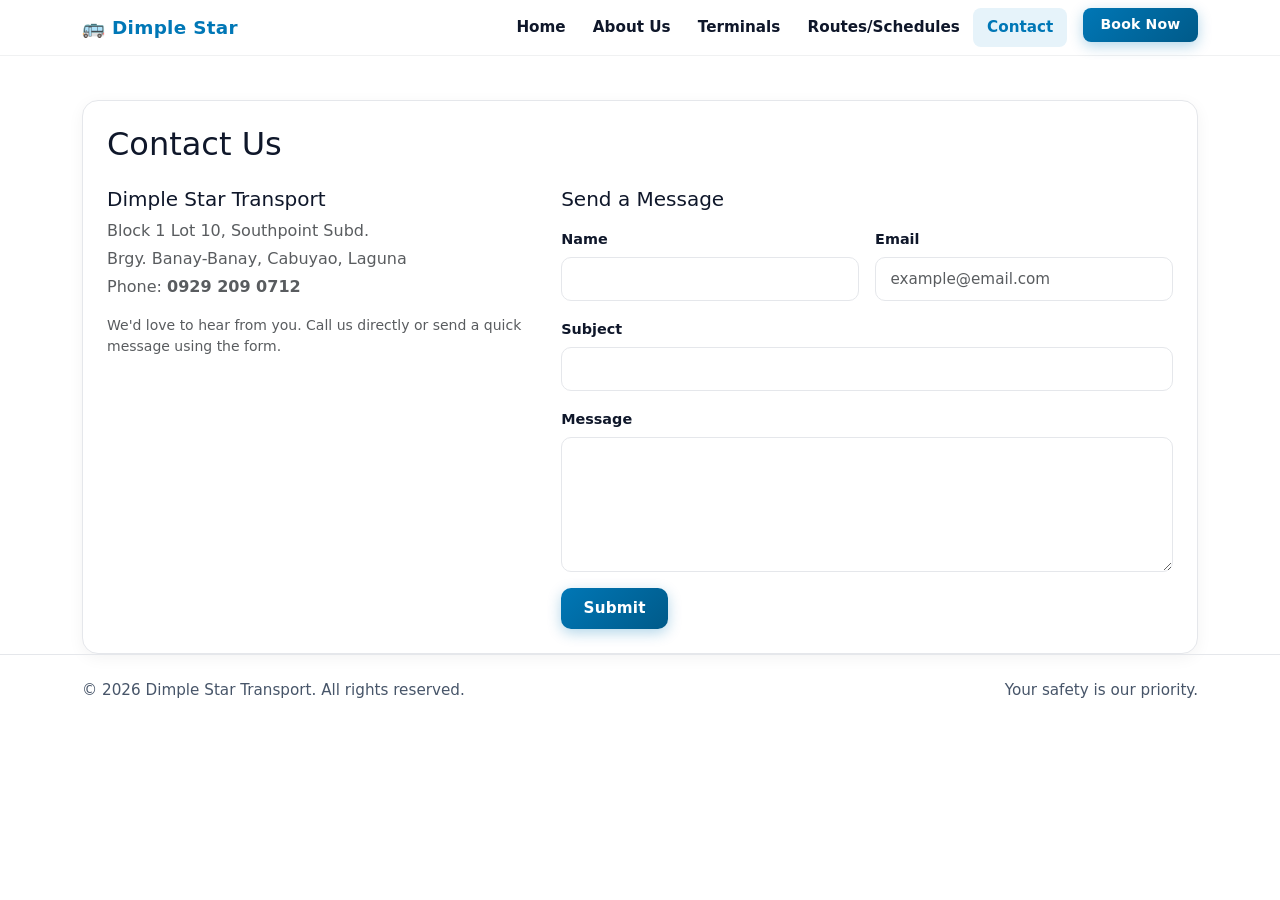
<file: dimplestar/contact.html>
<!DOCTYPE html>
<html lang="en">
<head>
  <meta charset="UTF-8">
  <meta name="viewport" content="width=device-width, initial-scale=1.0">
  <title>Dimple Star — Contact Us</title>
  <link href="https://cdn.jsdelivr.net/npm/bootstrap@5.3.3/dist/css/bootstrap.min.css" rel="stylesheet">
  <link rel="stylesheet" href="dimplestar-shared.css">
</head>
<body>
<nav class="navbar navbar-expand-lg fixed-top">
  <div class="container">
    <a class="navbar-brand" href="index.html">🚌 Dimple Star</a>
    <button class="navbar-toggler" type="button" data-bs-toggle="collapse" data-bs-target="#nav">
      <span class="navbar-toggler-icon"></span>
    </button>
    <div class="collapse navbar-collapse" id="nav">
      <ul class="navbar-nav ms-auto">
        <li class="nav-item"><a class="nav-link" href="index.html">Home</a></li>
        <li class="nav-item"><a class="nav-link" href="about.html">About Us</a></li>
        <li class="nav-item"><a class="nav-link" href="terminal.html">Terminals</a></li>
        <li class="nav-item"><a class="nav-link" href="routeschedule.html">Routes/Schedules</a></li>
        <li class="nav-item"><a class="nav-link active" href="contact.html">Contact</a></li>
        <li class="nav-item ms-lg-3"><a class="btn btn-brand btn-sm" href="book.html">Book Now</a></li>
      </ul>
    </div>
  </div>
</nav>
<main class="container" style="padding-top:100px;">
  <div class="card-soft p-4">
    <h2 class="mb-4">Contact Us</h2>
    <div class="row g-4">
      <div class="col-md-5">
        <h5>Dimple Star Transport</h5>
        <p class="text-muted mb-1">Block 1 Lot 10, Southpoint Subd.</p>
        <p class="text-muted mb-1">Brgy. Banay-Banay, Cabuyao, Laguna</p>
        <p class="text-muted mb-3">Phone: <strong>0929 209 0712</strong></p>
        <p class="small text-muted">We'd love to hear from you. Call us directly or send a quick message using the form.</p>
      </div>
      <div class="col-md-7">
        <h5 class="mb-3">Send a Message</h5>
        <div id="contactAlert" class="alert alert-success d-none" role="alert">
          Thank you! Your message has been sent successfully. We will reach out shortly.
        </div>
        <form id="contactForm" class="row g-3">
          <div class="col-md-6">
            <label for="name" class="form-label">Name</label>
            <input id="name" class="form-control" type="text" name="name" required>
          </div>
          <div class="col-md-6">
            <label for="email" class="form-label">Email</label>
            <input id="email" class="form-control" type="email" name="email" placeholder="example@email.com" required>
          </div>
          <div class="col-12">
            <label for="subject" class="form-label">Subject</label>
            <input id="subject" class="form-control" type="text" name="subject" required>
          </div>
          <div class="col-12">
            <label for="message" class="form-label">Message</label>
            <textarea id="message" class="form-control" name="message" rows="5" required></textarea>
          </div>
          <div class="col-12">
            <button class="btn btn-brand" type="submit">Submit</button>
          </div>
        </form>
      </div>
    </div>
  </div>
</main>
<footer class="py-4">
  <div class="container d-flex justify-content-between">
    <div>© <span id="year">2026</span> Dimple Star Transport. All rights reserved.</div>
    <div>Your safety is our priority.</div>
  </div>
</footer>
<script src="https://cdn.jsdelivr.net/npm/bootstrap@5.3.3/dist/js/bootstrap.bundle.min.js"></script>
<script>
  const yr = document.getElementById('year');
  if (yr) yr.textContent = new Date().getFullYear();

  document.getElementById('contactForm').addEventListener('submit', (e) => {
    e.preventDefault();
    document.getElementById('contactAlert').classList.remove('d-none');
    e.target.reset();
  });
</script>
</body>
</html>
</file>
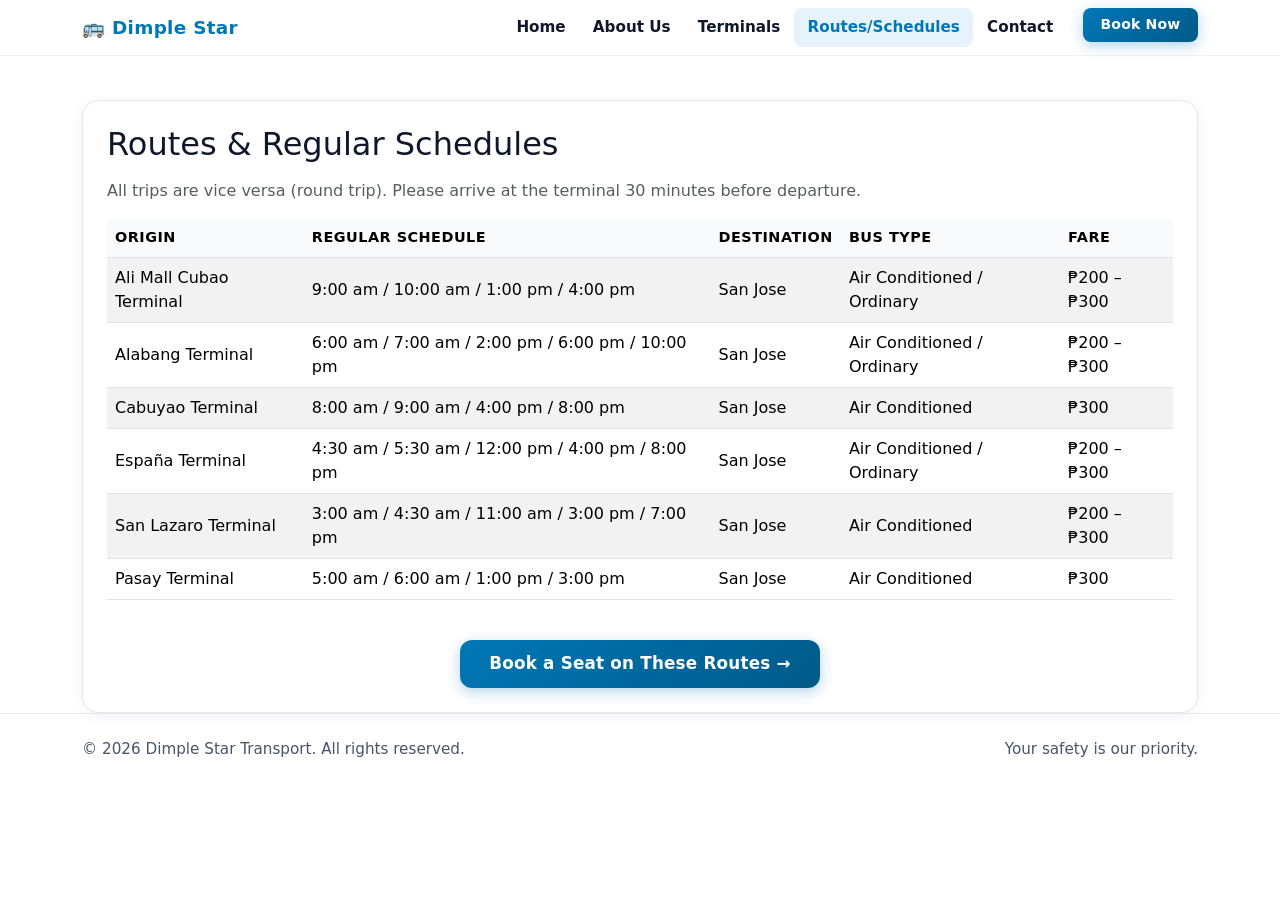
<file: dimplestar/routeschedule.html>
<!DOCTYPE html>
<html lang="en">
<head>
  <meta charset="UTF-8">
  <meta name="viewport" content="width=device-width, initial-scale=1.0">
  <title>Dimple Star — Routes &amp; Schedules</title>
  <link href="https://cdn.jsdelivr.net/npm/bootstrap@5.3.3/dist/css/bootstrap.min.css" rel="stylesheet">
  <link rel="stylesheet" href="dimplestar-shared.css">
</head>
<body>
<nav class="navbar navbar-expand-lg fixed-top">
  <div class="container">
    <a class="navbar-brand" href="index.html">🚌 Dimple Star</a>
    <button class="navbar-toggler" type="button" data-bs-toggle="collapse" data-bs-target="#nav">
      <span class="navbar-toggler-icon"></span>
    </button>
    <div class="collapse navbar-collapse" id="nav">
      <ul class="navbar-nav ms-auto">
        <li class="nav-item"><a class="nav-link" href="index.html">Home</a></li>
        <li class="nav-item"><a class="nav-link" href="about.html">About Us</a></li>
        <li class="nav-item"><a class="nav-link" href="terminal.html">Terminals</a></li>
        <li class="nav-item"><a class="nav-link active" href="routeschedule.html">Routes/Schedules</a></li>
        <li class="nav-item"><a class="nav-link" href="contact.html">Contact</a></li>
        <li class="nav-item ms-lg-3"><a class="btn btn-brand btn-sm" href="book.html">Book Now</a></li>
      </ul>
    </div>
  </div>
</nav>
<main class="container" style="padding-top:100px;">
  <div class="card-soft p-4">
    <h2 class="mb-3">Routes &amp; Regular Schedules</h2>
    <p class="text-muted">All trips are vice versa (round trip). Please arrive at the terminal 30 minutes before departure.</p>
    <div class="table-responsive">
      <table class="table table-striped align-middle">
        <thead>
          <tr><th>Origin</th><th>Regular Schedule</th><th>Destination</th><th>Bus Type</th><th>Fare</th></tr>
        </thead>
        <tbody>
          <tr><td>Ali Mall Cubao Terminal</td><td>9:00 am / 10:00 am / 1:00 pm / 4:00 pm</td><td>San Jose</td><td>Air Conditioned / Ordinary</td><td>₱200 – ₱300</td></tr>
          <tr><td>Alabang Terminal</td><td>6:00 am / 7:00 am / 2:00 pm / 6:00 pm / 10:00 pm</td><td>San Jose</td><td>Air Conditioned / Ordinary</td><td>₱200 – ₱300</td></tr>
          <tr><td>Cabuyao Terminal</td><td>8:00 am / 9:00 am / 4:00 pm / 8:00 pm</td><td>San Jose</td><td>Air Conditioned</td><td>₱300</td></tr>
          <tr><td>España Terminal</td><td>4:30 am / 5:30 am / 12:00 pm / 4:00 pm / 8:00 pm</td><td>San Jose</td><td>Air Conditioned / Ordinary</td><td>₱200 – ₱300</td></tr>
          <tr><td>San Lazaro Terminal</td><td>3:00 am / 4:30 am / 11:00 am / 3:00 pm / 7:00 pm</td><td>San Jose</td><td>Air Conditioned</td><td>₱200 – ₱300</td></tr>
          <tr><td>Pasay Terminal</td><td>5:00 am / 6:00 am / 1:00 pm / 3:00 pm</td><td>San Jose</td><td>Air Conditioned</td><td>₱300</td></tr>
        </tbody>
      </table>
    </div>
    <div class="mt-4 text-center">
      <a href="book.html" class="btn btn-brand btn-lg">Book a Seat on These Routes →</a>
    </div>
  </div>
</main>
<footer class="py-4">
  <div class="container d-flex justify-content-between">
    <div>© <span id="year">2026</span> Dimple Star Transport. All rights reserved.</div>
    <div>Your safety is our priority.</div>
  </div>
</footer>
<script src="https://cdn.jsdelivr.net/npm/bootstrap@5.3.3/dist/js/bootstrap.bundle.min.js"></script>
<script>
  const yr = document.getElementById('year');
  if (yr) yr.textContent = new Date().getFullYear();
</script>
</body>
</html>
</file>
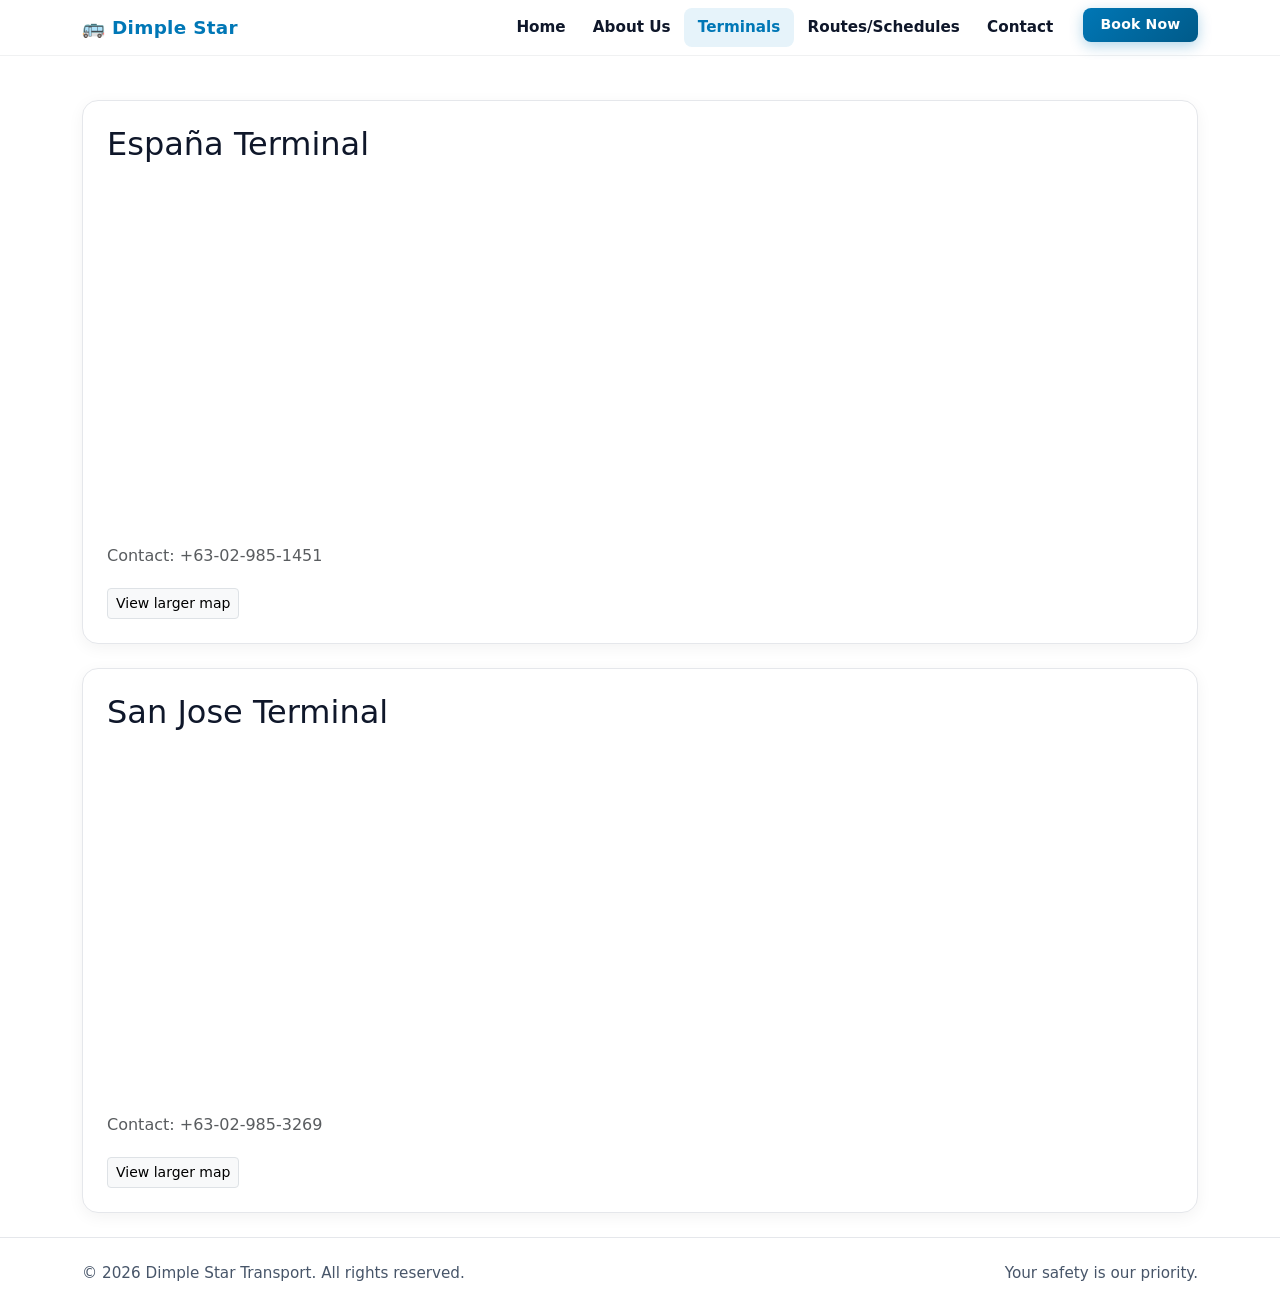
<file: dimplestar/terminal.html>
<!DOCTYPE html>
<html lang="en">
<head>
  <meta charset="UTF-8">
  <meta name="viewport" content="width=device-width, initial-scale=1.0">
  <title>Dimple Star — Terminals</title>
  <link href="https://cdn.jsdelivr.net/npm/bootstrap@5.3.3/dist/css/bootstrap.min.css" rel="stylesheet">
  <link rel="stylesheet" href="dimplestar-shared.css">
</head>
<body>
<nav class="navbar navbar-expand-lg fixed-top">
  <div class="container">
    <a class="navbar-brand" href="index.html">🚌 Dimple Star</a>
    <button class="navbar-toggler" type="button" data-bs-toggle="collapse" data-bs-target="#nav"
            aria-controls="nav" aria-expanded="false" aria-label="Toggle navigation">
      <span class="navbar-toggler-icon"></span>
    </button>
    <div class="collapse navbar-collapse" id="nav">
      <ul class="navbar-nav ms-auto">
        <li class="nav-item"><a class="nav-link" href="index.html">Home</a></li>
        <li class="nav-item"><a class="nav-link" href="about.html">About Us</a></li>
        <li class="nav-item"><a class="nav-link active" href="terminal.html">Terminals</a></li>
        <li class="nav-item"><a class="nav-link" href="routeschedule.html">Routes/Schedules</a></li>
        <li class="nav-item"><a class="nav-link" href="contact.html">Contact</a></li>
        <li class="nav-item ms-lg-3"><a class="btn btn-brand btn-sm" href="book.html">Book Now</a></li>
      </ul>
    </div>
  </div>
</nav>
<main class="container" style="padding-top:100px;">
  <div class="card-soft p-4 mb-4">
    <h2 class="mb-3">España Terminal</h2>
    <iframe width="100%" height="350" style="border:0;" loading="lazy" allowfullscreen
      referrerpolicy="no-referrer-when-downgrade"
      src="https://www.google.com/maps?q=Dimple+Star,+836+B,+521+Antipolo+St,+Sampaloc,+Manila&z=16&hl=en&output=embed"></iframe>
    <p class="text-muted mt-2">Contact: +63-02-985-1451</p>
    <a class="btn btn-light border btn-sm mt-1" target="_blank"
       href="https://www.google.com/maps?q=Dimple+Star,+836+B,+521+Antipolo+St,+Sampaloc,+Manila&z=16&hl=en">View larger map</a>
  </div>
  <div class="card-soft p-4 mb-4">
    <h2 class="mb-3">San Jose Terminal</h2>
    <iframe width="100%" height="350" style="border:0;" loading="lazy" allowfullscreen
      referrerpolicy="no-referrer-when-downgrade"
      src="https://www.google.com/maps?q=15.7886,120.9993&z=15&hl=en&output=embed"></iframe>
    <p class="text-muted mt-2">Contact: +63-02-985-3269</p>
    <a class="btn btn-light border btn-sm mt-1" target="_blank"
       href="https://www.google.com/maps?q=15.7886,120.9993&z=15&hl=en">View larger map</a>
  </div>
</main>
<footer class="py-4">
  <div class="container d-flex justify-content-between">
    <div>© <span id="year">2026</span> Dimple Star Transport. All rights reserved.</div>
    <div>Your safety is our priority.</div>
  </div>
</footer>
<script src="https://cdn.jsdelivr.net/npm/bootstrap@5.3.3/dist/js/bootstrap.bundle.min.js"></script>
<script>
  const yr = document.getElementById('year');
  if (yr) yr.textContent = new Date().getFullYear();
</script>
</body>
</html>
</file>
<file: style.css>
/* ============================================
   GOOGLE FONT IMPORTS
   ============================================ */
@import url('https://fonts.googleapis.com/css2?family=Inter:wght@300;400;500;600;700&family=Syne:wght@700;800&display=swap');

/* ============================================
   DESIGN TOKENS - ULTRA-MINIMALIST
   ============================================ */
:root {
  --font-sans: 'Inter', system-ui, -apple-system, BlinkMacSystemFont, "Segoe UI", Roboto, sans-serif;
  --font-display: 'Syne', sans-serif;

  /* Light Theme */
  --bg: #ffffff;
  --surface: #ffffff;
  --surface-subtle: #f8fafc;
  --surface-hover: #f1f5f9;

  --border: #e8ecf1;
  --border-light: #f1f4f8;

  --text: #090d16;
  --text-muted: #596780;
  --text-dim: #94a3b8;

  --brand: #2563eb;
  --brand-hover: #1d4ed8;

  --radius-xs: 4px;
  --radius-sm: 8px;
  --radius-md: 14px;
  --radius-lg: 18px;
  --radius-full: 9999px;
}

body.dark-mode {
  /* Dark Theme */
  --bg: #090b10;
  --surface: #0f1219;
  --surface-subtle: #141824;
  --surface-hover: #1c2233;

  --border: rgba(255, 255, 255, 0.08);
  --border-light: rgba(255, 255, 255, 0.04);

  --text: #f8fafc;
  --text-muted: #8b9bb4;
  --text-dim: #505d73;

  --brand: #3b82f6;
  --brand-hover: #60a5fa;
}

/* ============================================
   BASE & RESET
   ============================================ */
*,
*::before,
*::after {
  box-sizing: border-box;
  margin: 0;
  padding: 0;
}

html {
  scroll-behavior: smooth;
  font-size: 16px;
}

body {
  font-family: var(--font-sans);
  background-color: var(--bg);
  color: var(--text);
  line-height: 1.6;
  -webkit-font-smoothing: antialiased;
  -moz-osx-font-smoothing: grayscale;
  transition: background-color 0.2s ease, color 0.2s ease;
  overflow-x: hidden;
}

body.no-scroll {
  overflow: hidden;
}

.container {
  max-width: 1060px;
  margin: 0 auto;
  padding: 0 24px;
}

a {
  color: inherit;
  text-decoration: none;
}

button {
  font-family: inherit;
  border: none;
  background: none;
  cursor: pointer;
}

img {
  max-width: 100%;
  height: auto;
  display: block;
}

/* Scrollbar */
::-webkit-scrollbar {
  width: 6px;
}

::-webkit-scrollbar-track {
  background: transparent;
}

::-webkit-scrollbar-thumb {
  background: var(--border);
  border-radius: var(--radius-full);
}

::-webkit-scrollbar-thumb:hover {
  background: var(--text-dim);
}

/* ============================================
   HEADER & NAVBAR
   ============================================ */
header {
  position: sticky;
  top: 0;
  z-index: 100;
  background: rgba(255, 255, 255, 0.85);
  backdrop-filter: blur(14px);
  -webkit-backdrop-filter: blur(14px);
  border-bottom: 1px solid var(--border);
  transition: background 0.2s, border-color 0.2s;
}

body.dark-mode header {
  background: rgba(9, 11, 16, 0.85);
}

.nav {
  height: 62px;
  display: flex;
  align-items: center;
  justify-content: space-between;
}

.brand {
  display: flex;
  align-items: center;
  gap: 10px;
  font-family: var(--font-display);
  font-size: 15px;
  font-weight: 700;
  letter-spacing: -0.02em;
}

.brand-badge {
  width: 28px;
  height: 28px;
  background: var(--text);
  color: var(--bg);
  border-radius: var(--radius-xs);
  display: grid;
  place-items: center;
  font-family: var(--font-display);
  font-weight: 800;
  font-size: 12px;
  letter-spacing: -0.5px;
  transition: background 0.2s, color 0.2s;
}

.brand-name {
  font-size: 14.5px;
}

.nav-right {
  display: flex;
  align-items: center;
  gap: 22px;
}

/* Theme Toggle */
.theme-toggle {
  width: 40px;
  height: 22px;
  background: var(--surface-subtle);
  border: 1px solid var(--border);
  border-radius: var(--radius-full);
  position: relative;
  cursor: pointer;
  display: flex;
  align-items: center;
  padding: 2px;
  transition: border-color 0.15s;
}

.theme-toggle:hover {
  border-color: var(--text-dim);
}

.toggle-thumb {
  width: 16px;
  height: 16px;
  background: #f59e0b;
  border-radius: 50%;
  transition: transform 0.22s cubic-bezier(0.16, 1, 0.3, 1), background 0.22s;
}

body.dark-mode .toggle-thumb {
  transform: translateX(18px);
  background: #60a5fa;
}

#navMenu {
  display: flex;
  align-items: center;
  gap: 24px;
  list-style: none;
}

#navMenu a {
  font-size: 13.5px;
  font-weight: 500;
  color: var(--text-muted);
  transition: color 0.15s;
}

#navMenu a:hover {
  color: var(--text);
}

.menu-btn {
  display: none;
  font-size: 13px;
  font-weight: 600;
  padding: 5px 10px;
  border-radius: var(--radius-xs);
  border: 1px solid var(--border);
  color: var(--text);
}

/* ============================================
   HERO SECTION - MINIMALIST
   ============================================ */
.hero-centered {
  padding: 68px 0 64px;
  text-align: center;
}

.hero-inner {
  max-width: 760px;
  margin: 0 auto;
}

.hero-badge {
  display: inline-flex;
  align-items: center;
  gap: 8px;
  background: var(--surface-subtle);
  border: 1px solid var(--border);
  color: var(--text-muted);
  padding: 5px 14px;
  border-radius: var(--radius-full);
  font-size: 12px;
  font-weight: 500;
  margin-bottom: 24px;
}

.badge-dot-green {
  width: 6px;
  height: 6px;
  background: #22c55e;
  border-radius: 50%;
  box-shadow: 0 0 0 2px rgba(34, 197, 94, 0.2);
}

.hero-title {
  font-family: var(--font-display);
  font-size: 54px;
  font-weight: 800;
  line-height: 1.15;
  letter-spacing: -0.035em;
  color: var(--text);
  margin-bottom: 20px;
}

.hero-title .highlight {
  color: var(--brand);
}

.hero-subtitle {
  font-size: 12.5px;
  line-height: 1.65;
  color: var(--text-muted);
  max-width: 620px;
  margin: 0 auto 28px;
}

.hero-subtitle strong {
  color: var(--text);
  font-weight: 600;
}

/* Skill Chips - Clean Minimalist */
.skill-chips-centered {
  display: flex;
  flex-direction: column;
  align-items: center;
  gap: 8px;
  margin-bottom: 32px;
}

.chips-row {
  display: flex;
  flex-wrap: wrap;
  justify-content: center;
  gap: 6px;
}

.chip {
  background: var(--surface-subtle);
  border: 1px solid var(--border);
  color: var(--text-muted);
  font-size: 12px;
  font-weight: 500;
  padding: 5px 13px;
  border-radius: var(--radius-full);
  transition: all 0.15s ease;
}

.chip:hover {
  background: var(--surface-hover);
  color: var(--text);
  border-color: var(--text-dim);
}

/* CTA Buttons */
.hero-cta {
  display: flex;
  justify-content: center;
  gap: 12px;
  margin-bottom: 48px;
  flex-wrap: wrap;
}

.btn {
  font-size: 14px;
  font-weight: 600;
  padding: 10px 22px;
  border-radius: var(--radius-sm);
  transition: all 0.18s ease;
  cursor: pointer;
  display: inline-flex;
  align-items: center;
  justify-content: center;
}

.btn-primary {
  background: var(--text);
  color: var(--bg);
}

.btn-primary:hover {
  opacity: 0.88;
  transform: translateY(-1px);
}

.btn-secondary {
  background: transparent;
  border: 1px solid var(--border);
  color: var(--text);
}

.btn-secondary:hover {
  background: var(--surface-subtle);
  border-color: var(--text-dim);
  transform: translateY(-1px);
}

/* Minimalist Unified Stats Bar */
.stats-bar {
  display: flex;
  align-items: center;
  justify-content: center;
  background: var(--surface);
  border: 1px solid var(--border);
  border-radius: var(--radius-md);
  padding: 16px 20px;
  max-width: 620px;
  margin: 0 auto;
}

.stat-item {
  flex: 1;
  text-align: center;
}

.stat-item strong {
  display: block;
  font-family: var(--font-display);
  font-size: 20px;
  font-weight: 800;
  color: var(--text);
  line-height: 1.1;
  margin-bottom: 2px;
}

.stat-item span {
  display: block;
  font-size: 11.5px;
  color: var(--text-muted);
  font-weight: 500;
}

/* Hero Badges Showcase */
.hero-badges {
  display: flex;
  align-items: center;
  justify-content: center;
  gap: 32px;
  margin-top: 40px;
  padding: 0 20px;
}

.hero-badge-item {
  display: flex;
  flex-direction: column;
  align-items: center;
  gap: 10px;
  transition: transform 0.25s cubic-bezier(0.16, 1, 0.3, 1);
}

.hero-badge-item:hover {
  transform: translateY(-4px);
}

.hero-badge-item img {
  border-radius: 50%;
  object-fit: contain;
  filter: drop-shadow(0 4px 12px rgba(0, 0, 0, 0.08));
  transition: filter 0.25s ease, transform 0.25s ease;
}

.hero-badge-item:hover img {
  filter: drop-shadow(0 8px 24px rgba(0, 0, 0, 0.15));
  transform: scale(1.05);
}

.hero-badge-small img {
  width: 90px;
  height: 90px;
}

.hero-badge-large img {
  width: 130px;
  height: 130px;
}

.hero-badge-label {
  font-size: 11.5px;
  font-weight: 600;
  color: var(--text-muted);
  text-align: center;
  letter-spacing: 0.01em;
}

body.dark-mode .hero-badge-item img {
  filter: drop-shadow(0 4px 16px rgba(59, 130, 246, 0.12));
}

body.dark-mode .hero-badge-item:hover img {
  filter: drop-shadow(0 8px 28px rgba(59, 130, 246, 0.25));
}

/* Badge Viewport — fixed size prevents resizing between slides */
.badge-viewport {
  min-height: 380px;
  display: flex;
  align-items: center;
  justify-content: center;
}

.badge-viewport .slide img {
  width: 280px;
  height: 280px;
  object-fit: contain;
  border: none;
  border-radius: 0;
}

.badge-viewport .slide figcaption {
  margin-top: 12px;
  font-size: 14px;
  font-weight: 600;
  color: var(--text-muted);
  letter-spacing: 0.01em;
}

.stat-sep {
  width: 1px;
  height: 28px;
  background: var(--border);
}

/* ============================================
   SECTION HEADERS
   ============================================ */
section {
  padding: 72px 0;
}

.section-head {
  display: flex;
  align-items: flex-end;
  justify-content: space-between;
  margin-bottom: 32px;
  padding-bottom: 12px;
  border-bottom: 1px solid var(--border);
  flex-wrap: wrap;
  gap: 8px;
}

.section-label {
  font-family: var(--font-display);
  font-size: 10.5px;
  font-weight: 800;
  letter-spacing: 0.12em;
  text-transform: uppercase;
  color: var(--brand);
  margin-bottom: 3px;
}

.section-head h2 {
  font-family: var(--font-display);
  font-size: 28px;
  font-weight: 800;
  letter-spacing: -0.02em;
  color: var(--text);
  line-height: 1.1;
}

.section-desc {
  font-size: 13px;
  color: var(--text-muted);
}

/* ============================================
   ABOUT SECTION
   ============================================ */
.about-grid {
  display: grid;
  grid-template-columns: repeat(3, 1fr);
  gap: 20px;
}

.about-card {
  background: var(--surface);
  border: 1px solid var(--border);
  border-radius: var(--radius-md);
  padding: 26px 24px;
  display: flex;
  flex-direction: column;
  transition: border-color 0.15s ease, transform 0.15s ease;
}

.about-card:hover {
  border-color: var(--text-dim);
  transform: translateY(-2px);
}

.about-card-tag {
  font-size: 10px;
  font-weight: 700;
  letter-spacing: 0.08em;
  text-transform: uppercase;
  color: var(--text-dim);
  margin-bottom: 8px;
}

.about-card h3 {
  font-family: var(--font-display);
  font-size: 16.5px;
  font-weight: 700;
  color: var(--text);
  margin-bottom: 10px;
  letter-spacing: -0.01em;
}

.about-card p {
  font-size: 13.5px;
  color: var(--text-muted);
  line-height: 1.65;
}

.about-card p strong {
  color: var(--text);
  font-weight: 600;
}

.tag-cloud {
  display: flex;
  flex-wrap: wrap;
  gap: 6px;
  margin-top: 4px;
}

.tag {
  background: var(--surface-subtle);
  border: 1px solid var(--border);
  color: var(--text-muted);
  font-size: 11.5px;
  font-weight: 500;
  padding: 4px 10px;
  border-radius: var(--radius-sm);
  transition: all 0.15s;
}

.tag:hover {
  color: var(--text);
  border-color: var(--text-dim);
}

/* ============================================
   PROJECTS SECTION
   ============================================ */
.projects-grid {
  display: grid;
  grid-template-columns: repeat(3, 1fr);
  gap: 20px;
}

.project-card {
  position: relative;
  background: var(--surface);
  border: 1px solid var(--border);
  border-radius: var(--radius-md);
  overflow: hidden;
  display: flex;
  flex-direction: column;
  transition: border-color 0.18s ease, transform 0.18s ease;
}

.project-card:hover {
  border-color: var(--text-dim);
  transform: translateY(-2px);
}

.project-thumb {
  position: relative;
  width: 100%;
  aspect-ratio: 16 / 9;
  background: #090d16;
  overflow: hidden;
  display: flex;
  align-items: center;
  justify-content: center;
  border-bottom: 1px solid var(--border);
}

.project-thumb img {
  width: 100%;
  height: 100%;
  object-fit: cover;
  transition: transform 0.3s ease;
}

.project-card:hover .project-thumb img {
  transform: scale(1.025);
}

.thumb-dimplestar {
  background: var(--surface-subtle);
}

.dimplestar-circle {
  width: 96px;
  height: 96px;
  border-radius: 50%;
  border: 2px solid #f59e0b;
  overflow: hidden;
  display: flex;
  align-items: center;
  justify-content: center;
  background: #ffffff;
}

.dimplestar-circle img {
  width: 100%;
  height: 100%;
  object-fit: cover;
}

.project-badge {
  position: absolute;
  top: 10px;
  left: 10px;
  z-index: 2;
  font-size: 10.5px;
  font-weight: 600;
  padding: 3px 9px;
  border-radius: var(--radius-xs);
  color: #ffffff;
  letter-spacing: 0.02em;
}

.project-badge.purple {
  background: #4f46e5;
}

.project-badge.blue {
  background: #0284c7;
}

.project-body {
  padding: 18px 20px;
  display: flex;
  flex-direction: column;
  flex: 1;
}

.project-body h3 {
  font-family: var(--font-display);
  font-size: 16.5px;
  font-weight: 700;
  color: var(--text);
  margin-bottom: 6px;
  letter-spacing: -0.01em;
}

.project-body p {
  font-size: 13px;
  color: var(--text-muted);
  line-height: 1.58;
  margin-bottom: 14px;
  flex: 1;
}

.project-tech {
  display: flex;
  flex-wrap: wrap;
  gap: 5px;
  margin-bottom: 16px;
}

.tech-tag {
  background: var(--surface-subtle);
  border: 1px solid var(--border);
  color: var(--text-muted);
  font-size: 11px;
  font-weight: 500;
  padding: 3px 8px;
  border-radius: var(--radius-xs);
}

.project-footer {
  border-top: 1px solid var(--border);
  padding-top: 12px;
  margin-top: auto;
}

.project-action-link {
  color: var(--brand);
  font-size: 13px;
  font-weight: 600;
  display: inline-flex;
  align-items: center;
  gap: 4px;
  transition: gap 0.15s;
}

.project-card:hover .project-action-link {
  gap: 7px;
}

.card-click-overlay {
  position: absolute;
  inset: 0;
  z-index: 1;
}

/* ============================================
   CONTACT STRIP - MINIMALIST
   ============================================ */
.contact-strip {
  display: grid;
  grid-template-columns: repeat(2, 1fr);
  gap: 12px;
}

.contact-item {
  background: var(--surface);
  border: 1px solid var(--border);
  border-radius: var(--radius-sm);
  padding: 16px 20px;
  display: flex;
  align-items: center;
  justify-content: space-between;
  gap: 12px;
  transition: all 0.15s ease;
}

.contact-item:hover {
  background: var(--surface-subtle);
  border-color: var(--text-dim);
  transform: translateY(-1px);
}

.contact-label {
  font-size: 12px;
  font-weight: 600;
  color: var(--text-dim);
  text-transform: uppercase;
  letter-spacing: 0.05em;
  min-width: 60px;
}

.contact-value {
  font-size: 13.5px;
  color: var(--text);
  font-weight: 500;
  flex: 1;
  text-align: right;
  overflow: hidden;
  text-overflow: ellipsis;
  white-space: nowrap;
}

.contact-arrow {
  font-size: 13px;
  color: var(--text-dim);
  transition: transform 0.15s, color 0.15s;
}

.contact-item:hover .contact-arrow {
  transform: translateX(3px);
  color: var(--text);
}

/* ============================================
   FOOTER - CLEAN ONE-LINER
   ============================================ */
footer {
  border-top: 1px solid var(--border);
  padding: 32px 0;
  margin-top: 48px;
}

.footer-content {
  display: flex;
  align-items: center;
  justify-content: space-between;
  gap: 20px;
  flex-wrap: wrap;
}

.footer-left {
  display: flex;
  align-items: center;
  gap: 10px;
}

.footer-brand-tag {
  font-family: var(--font-display);
  font-size: 11px;
  font-weight: 800;
  background: var(--surface-subtle);
  border: 1px solid var(--border);
  padding: 2px 6px;
  border-radius: var(--radius-xs);
  color: var(--text-muted);
}

.footer-copy {
  font-size: 12.5px;
  color: var(--text-muted);
}

.footer-links {
  display: flex;
  align-items: center;
  gap: 20px;
}

.footer-links a {
  font-size: 13px;
  color: var(--text-muted);
  font-weight: 500;
  transition: color 0.15s;
}

.footer-links a:hover {
  color: var(--text);
}

/* ============================================
   CERTIFICATE MODAL
   ============================================ */
.modal {
  position: fixed;
  inset: 0;
  background: rgba(9, 13, 22, 0.7);
  backdrop-filter: blur(12px);
  -webkit-backdrop-filter: blur(12px);
  display: none;
  align-items: center;
  justify-content: center;
  z-index: 200;
  padding: 20px;
}

.modal.show {
  display: flex;
}

.modal-content {
  background: var(--surface);
  border: 1px solid var(--border);
  border-radius: var(--radius-md);
  display: flex;
  flex-direction: column;
  align-items: center;
  max-width: 800px;
  width: 100%;
  max-height: 90vh;
  overflow: hidden;
  animation: modalIn 0.2s ease;
}

@keyframes modalIn {
  from {
    opacity: 0;
    transform: scale(0.97);
  }

  to {
    opacity: 1;
    transform: scale(1);
  }
}

.modal-header {
  display: flex;
  align-items: center;
  justify-content: space-between;
  padding: 14px 20px;
  border-bottom: 1px solid var(--border);
  width: 100%;
}

.modal-title {
  font-family: var(--font-display);
  font-size: 14.5px;
  font-weight: 700;
  color: var(--text);
}

.modal-counter {
  font-size: 12px;
  color: var(--text-muted);
  font-weight: 600;
}

.close-btn {
  width: 26px;
  height: 26px;
  display: grid;
  place-items: center;
  font-size: 13px;
  color: var(--text-muted);
  background: var(--surface-subtle);
  border-radius: var(--radius-xs);
  cursor: pointer;
  transition: all 0.15s;
}

.close-btn:hover {
  color: var(--text);
  background: var(--border);
}

.slider {
  width: 100%;
  display: flex;
  align-items: center;
  position: relative;
  flex: 1;
  overflow: hidden;
}

.slide-viewport {
  width: 100%;
  display: flex;
  align-items: center;
  justify-content: center;
  padding: 20px 52px;
  min-height: 200px;
}

.slide {
  display: none;
  width: 100%;
  text-align: center;
}

.slide.current {
  display: block;
}

.slide img {
  max-width: 100%;
  max-height: 56vh;
  border-radius: var(--radius-xs);
  object-fit: contain;
  margin: 0 auto;
  border: 1px solid var(--border);
}

.slide-btn {
  position: absolute;
  top: 50%;
  transform: translateY(-50%);
  width: 36px;
  height: 36px;
  border-radius: var(--radius-xs);
  border: 1px solid var(--border);
  background: var(--surface);
  color: var(--text);
  cursor: pointer;
  z-index: 4;
  font-size: 18px;
  display: grid;
  place-items: center;
  transition: all 0.15s;
}

.slide-btn:hover {
  background: var(--text);
  color: var(--bg);
}

.slide-btn.prev {
  left: 10px;
}

.slide-btn.next {
  right: 10px;
}

.slide-dots {
  display: flex;
  gap: 5px;
  padding: 10px 0 14px;
}

.dot {
  width: 5px;
  height: 5px;
  border-radius: 50%;
  background: var(--border);
  cursor: pointer;
  transition: all 0.18s;
}

.dot.active {
  background: var(--text);
  transform: scale(1.3);
}

/* ============================================
   SCROLL REVEAL
   ============================================ */
.reveal {
  opacity: 0;
  transform: translateY(12px);
  transition: opacity 0.4s ease, transform 0.4s ease;
}

.reveal.visible {
  opacity: 1;
  transform: translateY(0);
}

/* ============================================
   RESPONSIVE DESIGN
   ============================================ */
@media (max-width: 900px) {
  .hero-title {
    font-size: 42px;
  }

  .about-grid,
  .projects-grid {
    grid-template-columns: repeat(2, 1fr);
  }

  .contact-strip {
    grid-template-columns: 1fr;
  }
}

@media (max-width: 640px) {
  .menu-btn {
    display: block;
  }

  #navMenu {
    position: absolute;
    top: 62px;
    left: 0;
    right: 0;
    background: var(--surface);
    border-bottom: 1px solid var(--border);
    flex-direction: column;
    padding: 18px;
    display: none;
  }

  #navMenu.open {
    display: flex;
  }

  .hero-title {
    font-size: 34px;
  }

  .stats-bar {
    flex-direction: column;
    gap: 12px;
  }

  .stat-sep {
    display: none;
  }

  .about-grid,
  .projects-grid {
    grid-template-columns: 1fr;
  }

  .footer-content {
    flex-direction: column;
    align-items: flex-start;
  }

  .hero-badges {
    gap: 20px;
    margin-top: 28px;
  }

  .hero-badge-small img {
    width: 64px;
    height: 64px;
  }

  .hero-badge-large img {
    width: 96px;
    height: 96px;
  }

  .hero-badge-label {
    font-size: 10px;
  }

  .badge-viewport {
    min-height: 260px;
  }

  .badge-viewport .slide img {
    width: 200px;
    height: 200px;
  }
}

/* ============================================
   CLOUD & TERRAFORM SECTION
   ============================================ */
.cloud-feature {
  position: relative;
  display: grid;
  grid-template-columns: 1.05fr 1fr;
  gap: 0;
  background: var(--surface);
  border: 1px solid var(--border);
  border-radius: var(--radius-md);
  overflow: hidden;
  margin-bottom: 20px;
  transition: border-color 0.18s ease, transform 0.18s ease;
}

.cloud-feature:hover {
  border-color: var(--text-dim);
  transform: translateY(-2px);
}

.cloud-feature-body {
  padding: 28px 28px 24px;
  display: flex;
  flex-direction: column;
}

.cloud-feature-body h3 {
  font-family: var(--font-display);
  font-size: 21px;
  font-weight: 800;
  letter-spacing: -0.02em;
  line-height: 1.2;
  margin-bottom: 10px;
}

.cloud-feature-body p {
  font-size: 13.5px;
  color: var(--text-muted);
  line-height: 1.65;
  margin-bottom: 14px;
}

.cloud-points {
  list-style: none;
  margin: 0 0 16px;
  padding: 0;
  display: grid;
  gap: 6px;
}

.cloud-points li {
  position: relative;
  padding-left: 18px;
  font-size: 12.5px;
  color: var(--text-muted);
  line-height: 1.5;
}

.cloud-points li::before {
  content: "";
  position: absolute;
  left: 2px;
  top: 7px;
  width: 6px;
  height: 6px;
  border-radius: 50%;
  background: var(--brand);
}

.arch-panel {
  background: #0b1020;
  color: #cbd5e1;
  padding: 24px 22px;
  display: flex;
  flex-direction: column;
  justify-content: center;
  gap: 8px;
  font-family: ui-monospace, SFMono-Regular, Menlo, Consolas, "Liberation Mono", monospace;
  font-size: 12px;
  border-left: 1px solid var(--border);
}

.arch-title {
  font-size: 10.5px;
  letter-spacing: 0.1em;
  text-transform: uppercase;
  color: #64748b;
  margin-bottom: 6px;
}

.arch-node {
  display: flex;
  align-items: center;
  justify-content: space-between;
  gap: 10px;
  padding: 8px 12px;
  border: 1px solid rgba(148, 163, 184, 0.22);
  border-radius: 8px;
  background: rgba(59, 130, 246, 0.07);
}

.arch-node strong {
  color: #e2e8f0;
  font-weight: 600;
}

.arch-node span {
  color: #64748b;
  font-size: 11px;
  text-align: right;
}

.arch-node.accent {
  border-color: rgba(245, 158, 11, 0.45);
  background: rgba(245, 158, 11, 0.08);
}

.arch-link {
  align-self: center;
  color: #3b82f6;
  line-height: 1;
  font-size: 13px;
}

.arch-split {
  display: grid;
  grid-template-columns: 1fr 1fr;
  gap: 8px;
}

.infra-subhead {
  display: flex;
  align-items: center;
  gap: 12px;
  margin: 30px 0 14px;
  font-size: 11px;
  font-weight: 700;
  letter-spacing: 0.08em;
  text-transform: uppercase;
  color: var(--text-dim);
}

.infra-subhead::after {
  content: "";
  flex: 1;
  height: 1px;
  background: var(--border);
}

.infra-grid {
  display: grid;
  grid-template-columns: repeat(3, 1fr);
  gap: 20px;
}

.infra-grid.two {
  grid-template-columns: repeat(2, 1fr);
}

.infra-card {
  position: relative;
  background: var(--surface);
  border: 1px solid var(--border);
  border-radius: var(--radius-md);
  padding: 20px 22px;
  display: flex;
  flex-direction: column;
  transition: border-color 0.18s ease, transform 0.18s ease;
}

.infra-card:hover {
  border-color: var(--text-dim);
  transform: translateY(-2px);
}

.infra-card h3 {
  font-family: var(--font-display);
  font-size: 16px;
  font-weight: 700;
  letter-spacing: -0.01em;
  margin: 10px 0 6px;
}

.infra-card p {
  font-size: 13px;
  color: var(--text-muted);
  line-height: 1.58;
  margin-bottom: 14px;
  flex: 1;
}

.infra-kind {
  align-self: flex-start;
  font-size: 10.5px;
  font-weight: 700;
  letter-spacing: 0.04em;
  padding: 3px 9px;
  border-radius: var(--radius-xs);
  color: #ffffff;
  background: #7b42bc;
}

.infra-kind.aws {
  background: #ea8a00;
}

.infra-kind.lab {
  background: #0f766e;
}

.cloud-stack {
  display: flex;
  flex-wrap: wrap;
  gap: 8px;
  margin-top: 26px;
  align-items: center;
}

.cloud-stack-label {
  font-size: 11px;
  font-weight: 700;
  letter-spacing: 0.08em;
  text-transform: uppercase;
  color: var(--text-dim);
  margin-right: 4px;
}

.more-work {
  margin-top: 36px;
}

.more-work-list {
  display: grid;
  grid-template-columns: repeat(3, 1fr);
  gap: 12px;
}

.more-work-list .contact-item {
  flex-direction: column;
  align-items: flex-start;
  gap: 4px;
}

.more-work-list .contact-value {
  text-align: left;
  white-space: normal;
  font-size: 12.5px;
  color: var(--text-muted);
  font-weight: 400;
}

.more-work-list .contact-label {
  color: var(--text);
  font-size: 13px;
  text-transform: none;
  letter-spacing: 0;
}

.contact-strip.four {
  grid-template-columns: repeat(2, 1fr);
}

.btn-ghost {
  border: 1px solid var(--border);
  color: var(--text);
  background: transparent;
}

.btn-ghost:hover {
  background: var(--surface-subtle);
  border-color: var(--text-dim);
}

@media (max-width: 900px) {
  .cloud-feature {
    grid-template-columns: 1fr;
  }

  .arch-panel {
    border-left: 0;
    border-top: 1px solid var(--border);
  }

  .infra-grid,
  .more-work-list {
    grid-template-columns: repeat(2, 1fr);
  }
}

@media (max-width: 640px) {
  .infra-grid,
  .infra-grid.two,
  .more-work-list,
  .contact-strip.four {
    grid-template-columns: 1fr;
  }

  .cloud-feature-body {
    padding: 22px 20px;
  }
}
.projects-grid.projects-grid-two {
  grid-template-columns: repeat(2, 1fr);
}

@media (max-width: 640px) {
  .projects-grid.projects-grid-two {
    grid-template-columns: 1fr;
  }
}
</file>
<file: dimplestar/dimplestar-shared.css>
/* ============================================
   DIMPLE STAR — SHARED DESIGN SYSTEM
   Consistent styles across ALL pages
   ============================================ */

:root {
  --ds-brand: #0077b6;
  --ds-brand-dark: #005a89;
  --ds-brand-light: #e6f3fa;
  --ds-text: #0f172a;
  --ds-muted: #475569;
  --ds-border: #e5e7eb;
  --ds-bg: #ffffff;
  --ds-surface: #f8fafc;
}

* { box-sizing: border-box; }

body {
  margin: 0;
  font-family: system-ui, -apple-system, 'Segoe UI', Roboto, 'Helvetica Neue', Arial, sans-serif;
  color: var(--ds-text);
  background: var(--ds-bg);
  -webkit-font-smoothing: antialiased;
}

/* ============================================
   NAVBAR — FIXED WHITE
   ============================================ */
.navbar {
  background-color: rgba(255,255,255,.92) !important;
  border-bottom: 1px solid rgba(15,23,42,.06);
  transition: box-shadow .25s ease, background-color .25s ease;
  backdrop-filter: saturate(160%) blur(12px);
  -webkit-backdrop-filter: saturate(160%) blur(12px);
}

.navbar-scrolled {
  box-shadow: 0 8px 30px rgba(2,8,23,.08);
}

.navbar-brand {
  font-weight: 800;
  color: var(--ds-brand) !important;
  letter-spacing: .3px;
  font-size: 1.15rem;
}

.nav-link {
  color: var(--ds-text) !important;
  font-weight: 600;
  font-size: .95rem;
  padding: .5rem .85rem !important;
  border-radius: 8px;
  transition: background .2s ease, color .2s ease;
}

.nav-link:hover {
  color: var(--ds-brand-dark) !important;
  background: var(--ds-brand-light);
}

.nav-link.active {
  color: var(--ds-brand) !important;
  background: var(--ds-brand-light);
}

/* ============================================
   BTN-BRAND — THE KEY "Book Now" BUTTON
   ============================================ */
.btn-brand {
  background: linear-gradient(135deg, var(--ds-brand), var(--ds-brand-dark));
  color: #fff !important;
  font-weight: 700;
  border: none;
  border-radius: 10px;
  padding: .55rem 1.4rem;
  font-size: .95rem;
  letter-spacing: .2px;
  box-shadow: 0 4px 14px rgba(0, 119, 182, .3);
  transition: all .25s ease;
  text-decoration: none;
  display: inline-flex;
  align-items: center;
  justify-content: center;
  gap: 6px;
}

.btn-brand:hover,
.btn-brand:focus {
  background: linear-gradient(135deg, var(--ds-brand-dark), #004466);
  color: #fff !important;
  box-shadow: 0 6px 20px rgba(0, 119, 182, .4);
  transform: translateY(-1px);
}

.btn-brand:active {
  transform: translateY(0);
  box-shadow: 0 2px 8px rgba(0, 119, 182, .25);
}

/* Size variants */
.btn-brand.btn-sm {
  padding: .4rem 1.1rem;
  font-size: .875rem;
  border-radius: 8px;
}

.btn-brand.btn-lg {
  padding: .7rem 1.8rem;
  font-size: 1.05rem;
  border-radius: 12px;
}

/* ============================================
   CARD-SOFT — SHARED CARD COMPONENT
   ============================================ */
.card-soft {
  background: #fff;
  border: 1px solid var(--ds-border);
  border-radius: 16px;
  box-shadow: 0 4px 16px rgba(2, 8, 23, .05);
  transition: box-shadow .3s ease, transform .3s ease;
}

.card-soft:hover {
  box-shadow: 0 8px 28px rgba(2, 8, 23, .08);
}

/* ============================================
   SECTION TITLES
   ============================================ */
.section-title {
  font-weight: 800;
  margin-bottom: 1rem;
  font-size: 1.5rem;
  color: var(--ds-text);
  letter-spacing: -.2px;
}

/* ============================================
   MAIN CONTENT OFFSET
   ============================================ */
main {
  padding-top: 84px;
}

/* ============================================
   HERO SECTION
   ============================================ */
.hero {
  background:
    radial-gradient(600px 300px at 15% 20%, var(--ds-brand-light) 20%, transparent 70%),
    radial-gradient(700px 320px at 85% 10%, #f0f7ff 20%, transparent 70%),
    #fff;
  border-bottom: 1px solid var(--ds-border);
}

.hero h1 {
  font-weight: 800;
  letter-spacing: .3px;
}

.hero p.lead {
  color: var(--ds-muted);
}

/* ============================================
   FOOTER
   ============================================ */
footer {
  color: var(--ds-muted);
  font-size: .95rem;
  border-top: 1px solid var(--ds-border);
}

/* ============================================
   OUTLINE BUTTON FIX
   ============================================ */
.btn-outline-secondary {
  border-radius: 10px;
  font-weight: 600;
  padding: .55rem 1.4rem;
  transition: all .2s ease;
}

.btn-outline-secondary.btn-lg {
  border-radius: 12px;
  padding: .7rem 1.8rem;
}

/* ============================================
   TABLE STYLING
   ============================================ */
th {
  background: var(--ds-surface) !important;
  font-weight: 700;
  font-size: .9rem;
  text-transform: uppercase;
  letter-spacing: .5px;
  color: var(--ds-muted);
}

/* ============================================
   FORM STYLING ENHANCEMENTS
   ============================================ */
.form-control,
.form-select {
  border-radius: 10px;
  border: 1.5px solid var(--ds-border);
  padding: .6rem .9rem;
  font-size: .95rem;
  transition: border-color .2s ease, box-shadow .2s ease;
}

.form-control:focus,
.form-select:focus {
  border-color: var(--ds-brand);
  box-shadow: 0 0 0 3px rgba(0, 119, 182, .12);
}

.form-label {
  font-weight: 600;
  font-size: .9rem;
  color: var(--ds-text);
  margin-bottom: .4rem;
}

.form-check-input:checked {
  background-color: var(--ds-brand);
  border-color: var(--ds-brand);
}

/* ============================================
   RESPONSIVE
   ============================================ */
@media (max-width: 991.98px) {
  .navbar-collapse {
    padding: 1rem 0;
  }
  .navbar-nav .nav-link {
    padding: .6rem 1rem !important;
  }
  .navbar-nav .btn-brand {
    margin-top: .5rem;
    text-align: center;
  }
}

@media (max-width: 576px) {
  .section-title {
    font-size: 1.3rem;
  }
  .btn-brand.btn-lg {
    padding: .6rem 1.4rem;
    font-size: .95rem;
  }
}
</file>
<file: newpayroll/css/style.css>
@charset "utf-8";
/* CSS Document */
body, html
{
	margin:0;
	padding:0;
	font-family:"Lucida Sans Unicode", "Lucida Grande", sans-serif;
	font-size:11px;
	background-color:#fff;
}

#outerwrapper
{
	width:1130px;
	height:auto;
	margin:auto;
	background-image:url(../images/background.jpg);

}

#header
{	
	width:1095px;
	height:70px;
	margin:auto;
	padding:2px;
	background-image:url(../images/image.png);
}

#links
{
	width:1100px;
	height:40px;
	margin:auto;
}

#login 
{
	margin:auto;
	margin-top:163px;
	width:312px;
	height:182px;
}

#loginbod
{
	margin:auto;
	width:312px;
	height:182px;
}

#body
{
	width:1100px;
	height:auto;
	margin:auto;
}

h4
{
	font-size:13px;
	margin:0;
	padding:0;
}

#slip
{
	width:747px;
	height:auto;
	margin:auto;
}

#slip2
{
	width:418px;
	height:auto;
	margin-left:150px;
	margin-top:40px;
	text-align: right;
}
</file>
<file: newpayroll/css/theme.css>
/* Design tokens */
:root {
	--brand-font: Inter, "Segoe UI", Roboto, Arial, sans-serif;
	--nav-bg: #0f172a;          /* slate-900 */
	--nav-item: #e5e7eb;        /* slate-200 */
	--nav-hover-bg: #1f2937;    /* slate-800 */
	--nav-active-bg: #2563eb;   /* blue-600 */
	--nav-active-text: #ffffff;
}
/* Modern overrides without changing legacy markup */

/* Base */
html, body {
	font-family: var(--brand-font);
	font-size: 14px;
	color: #111827;
	background: #f3f4f6;
}

#outerwrapper {
	max-width: 1200px;
	background: #ffffff;
	box-shadow: 0 10px 25px rgba(0,0,0,0.06);
	border-radius: 10px;
	padding-bottom: 16px;
}

#header {
	background-image: none !important;
	background: linear-gradient(135deg, #1f2937, #111827);
	border-radius: 10px 10px 0 0;
	height: 90px;
}

#links {
	background: var(--nav-bg);
	border-radius: 0 0 10px 10px;
	padding: 6px 12px;
    position: sticky;
    top: 0;
    z-index: 60;
}

/* Legacy table polishing */
table {
	border-collapse: collapse;
	width: 100%;
}

table[border="1"], table[border="1"] td, table[border="1"] th {
	border: 1px solid #e5e7eb !important;
}

td, th {
	padding: 8px 10px;
}

th {
	background: #f9fafb;
	font-weight: 600;
}

/* Zebra rows for legacy tables */
table[border="1"] tr:nth-child(even) td { background: #fbfdff; }
table[border="1"] tr:hover td { background: #f3f6ff; }

/* Headings */
h1, h2, h3, h4, h5 {
	color: #0f172a;
}

/* Links */
a { color: #2563eb; text-decoration: none; }
a:hover { text-decoration: underline; }

/* Forms */
input[type="text"], input[type="password"], select, textarea {
	border: 1px solid #d1d5db;
	border-radius: 6px;
	padding: 8px 10px;
	width: 100%;
	box-sizing: border-box;
	background: #ffffff;
}

input[type="submit"], button, .button {
	background: #2563eb;
	color: #fff;
	border: none;
	border-radius: 6px;
	padding: 8px 14px;
	cursor: pointer;
	transition: background .2s ease-in-out;
}

input[type="submit"]:hover, button:hover, .button:hover {
	background: #1d4ed8;
}

/* Panels in admin dashboard */
td[valign="top"] > table[border="1"] {
	border: 1px solid #e5e7eb !important;
	border-radius: 8px;
	overflow: hidden;
}

/* Utilities */
.muted { color: #6b7280; }

/* Toolbar for page titles */
.toolbar {
	display: flex;
	align-items: center;
	justify-content: space-between;
	padding: 12px 16px;
	border-bottom: 1px solid #e5e7eb;
}
.toolbar .title { font-size: 18px; font-weight: 700; }
.toolbar .subtitle { font-size: 13px; color: #6b7280; }

/* Simple card container around inner tables */
.panel {
	border: 1px solid #e5e7eb;
	border-radius: 10px;
	padding: 8px;
	background: #fff;
}

/* Dashboard grid helper (optional, wraps legacy tables) */
.dashboard-grid {
	display: grid;
	grid-template-columns: repeat(3, 1fr);
	gap: 16px;
}

@media (max-width: 1024px) {
	.dashboard-grid { grid-template-columns: 1fr 1fr; }
}
@media (max-width: 768px) {
	.dashboard-grid { grid-template-columns: 1fr; }
}

/* Responsive layout */
@media (max-width: 1024px) {
	#outerwrapper { margin: 12px; }
	#links { overflow-x: auto; }
}

@media (max-width: 768px) {
	body { font-size: 13px; }
	#header { height: 70px; }
	#links ul.MenuBarHorizontal { flex-wrap: nowrap; gap: 4px; }
	table[border="1"] { display: block; overflow-x: auto; white-space: nowrap; }
}

/* Footer (optional, in case pages add one) */
footer.site-footer {
	margin-top: 24px;
	padding: 16px 12px;
	background: #f9fafb;
	color: #6b7280;
	border-top: 1px solid #e5e7eb;
	border-radius: 0 0 10px 10px;
}

/* Navigation: shared rules for admin (MenuBar1) and employee (MenuBar2) */
#links ul.MenuBarHorizontal,
#links ul#MenuBar2.MenuBarHorizontal {
	list-style: none;
	margin: 0;
	padding: 0;
	display: flex;
	gap: 8px;
}

#links ul.MenuBarHorizontal > li,
#links ul#MenuBar2.MenuBarHorizontal > li {
	position: relative;
}

#links ul.MenuBarHorizontal > li > a,
#links ul#MenuBar2.MenuBarHorizontal > li > a {
	display: block;
	padding: 10px 14px;
	color: var(--nav-item) !important;
	border-radius: 6px;
	font-weight: 600;
	font-size: 14px;
	line-height: 1;
}

#links ul.MenuBarHorizontal > li > a:hover,
#links ul#MenuBar2.MenuBarHorizontal > li > a:hover {
	background: var(--nav-hover-bg);
}

/* Active state (optionally add class="active" to <a>) */
#links ul.MenuBarHorizontal > li > a.active,
#links ul#MenuBar2.MenuBarHorizontal > li > a.active {
	background: var(--nav-active-bg);
	color: var(--nav-active-text) !important;
}

/* Remove Spry visited/active differences */
#links ul.MenuBarHorizontal a:link,
#links ul.MenuBarHorizontal a:visited,
#links ul#MenuBar2.MenuBarHorizontal a:link,
#links ul#MenuBar2.MenuBarHorizontal a:visited {
	color: var(--nav-item) !important;
}

/* Dropdowns */
#links ul.MenuBarHorizontal li ul,
#links ul#MenuBar2.MenuBarHorizontal li ul {
	position: absolute;
	top: 100%;
	left: 0;
	min-width: 180px;
	background: var(--nav-bg);
	padding: 8px;
	border-radius: 8px;
	box-shadow: 0 8px 20px rgba(0,0,0,0.25);
	display: none;
	z-index: 50;
}

#links ul.MenuBarHorizontal li:hover > ul,
#links ul#MenuBar2.MenuBarHorizontal li:hover > ul {
	display: block;
}

#links ul.MenuBarHorizontal li ul li,
#links ul#MenuBar2.MenuBarHorizontal li ul li {
	margin: 0;
}

#links ul.MenuBarHorizontal li ul li a,
#links ul#MenuBar2.MenuBarHorizontal li ul li a {
	display: block;
	padding: 8px 10px;
	color: var(--nav-item) !important;
	border-radius: 6px;
}

#links ul.MenuBarHorizontal li ul li a:hover,
#links ul#MenuBar2.MenuBarHorizontal li ul li a:hover {
	background: var(--nav-hover-bg);
}
</file>
